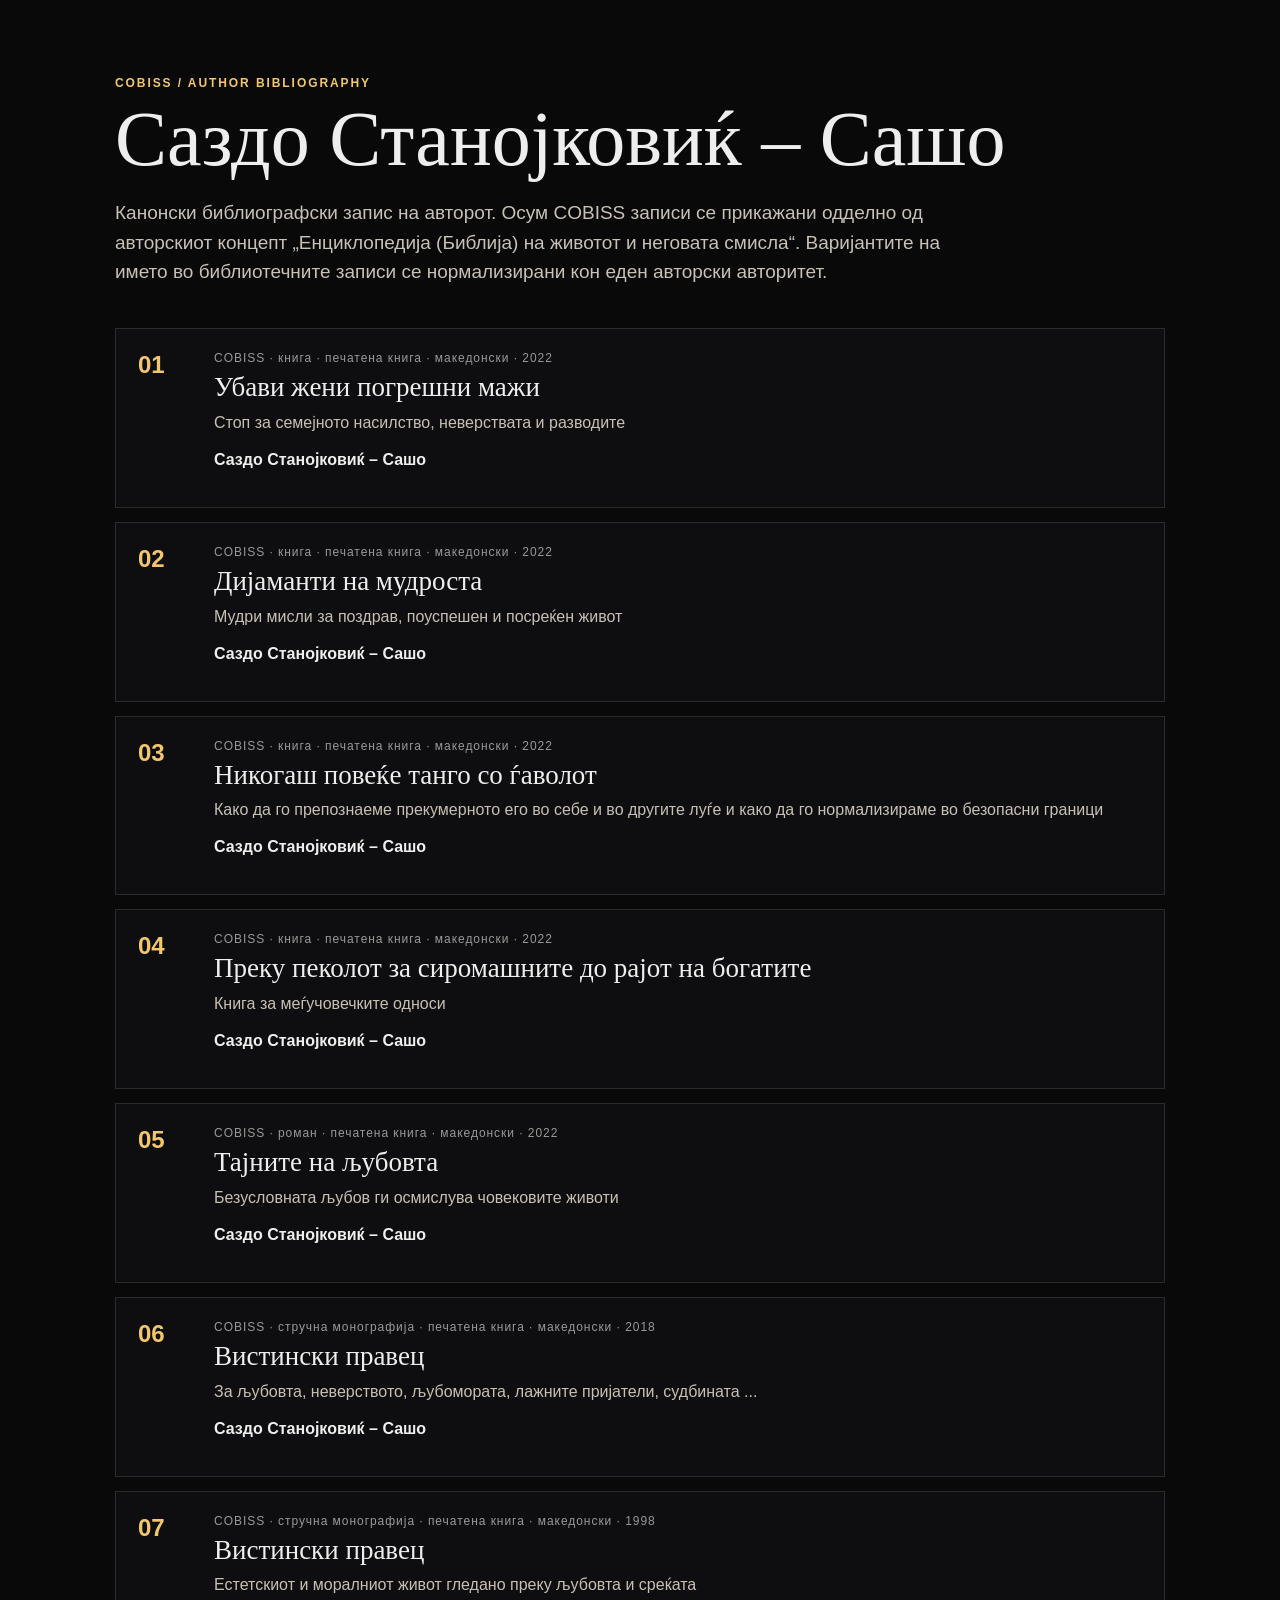
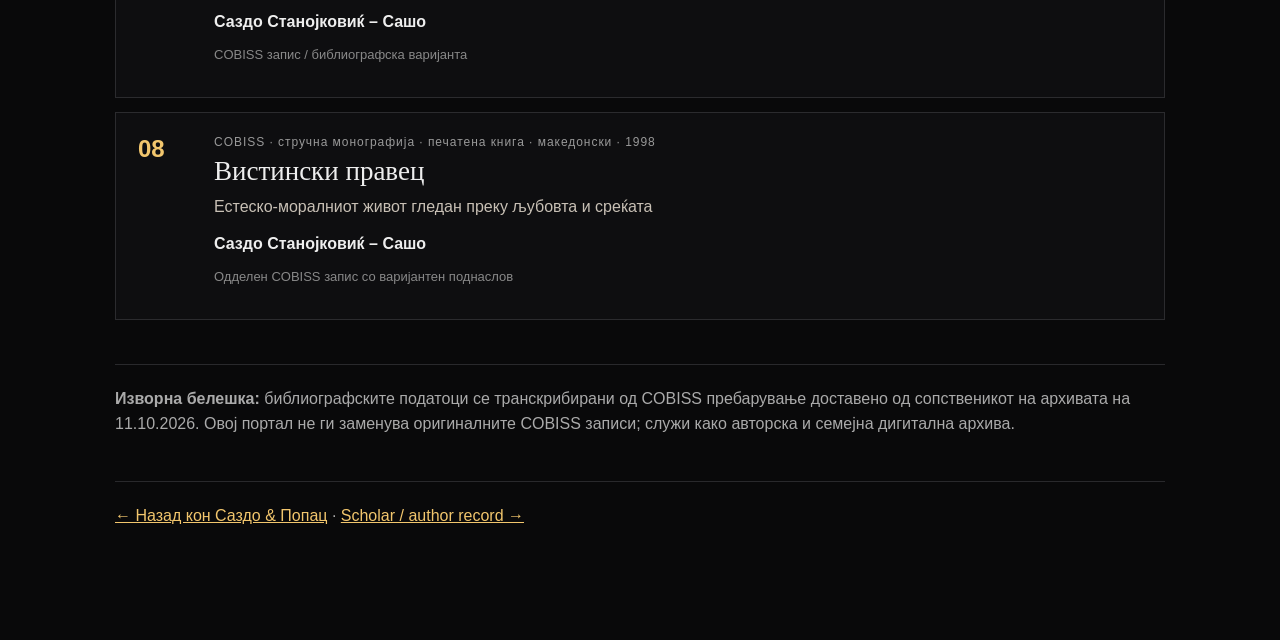
<file: bibliography.html>
<!doctype html>
<html lang="mk">
<head>
<meta charset="utf-8">
<meta name="viewport" content="width=device-width,initial-scale=1">
<title>Библиографија | Саздо Станојковиќ – Сашо</title>
<meta name="description" content="Библиографски авторски запис за Саздо Станојковиќ – Сашо: COBISS записи од 1998, 2018 и 2022 година.">
<meta name="author" content="Саздо Станојковиќ – Сашо">
<link rel="canonical" href="https://sazdo-popac-digital-archive.sashostanojkovik20.workers.dev/bibliography.html">
<meta name="robots" content="index,follow,max-image-preview:large">
<style>
body{margin:0;background:#09090a;color:#eee;font-family:Arial,sans-serif}main{max-width:1050px;margin:auto;padding:64px 24px 96px}a{color:#f2c66d}.eyebrow{letter-spacing:.16em;color:#f2c66d;font-weight:800;font-size:12px}h1{font:500 clamp(40px,7vw,78px)/.95 Georgia,serif;margin:12px 0 22px}.lead{max-width:840px;color:#c7c1b8;font-size:19px;line-height:1.55}.grid{display:grid;gap:14px;margin-top:42px}.rec{display:grid;grid-template-columns:58px 1fr;gap:18px;border:1px solid #2b2b2e;padding:22px;background:#0e0e10}.n{font-weight:800;color:#f2c66d;font-size:24px}.meta{font-size:12px;letter-spacing:.08em;color:#999}.rec h2{font:500 27px/1.1 Georgia,serif;margin:8px 0}.sub{color:#c8c0b5;line-height:1.5;margin:0}.author{font-weight:700}.note{margin-top:8px;color:#888;font-size:13px}.foot{margin-top:44px;padding-top:22px;border-top:1px solid #29292c;color:#aaa;line-height:1.55}
</style>
<script type="application/ld+json">
{
  "@context": "https://schema.org",
  "@type": "ProfilePage",
  "url": "https://sazdo-popac-digital-archive.sashostanojkovik20.workers.dev/bibliography.html",
  "name": "Библиографија на Саздо Станојковиќ – Сашо",
  "mainEntity": {
    "@type": "Person",
    "name": "Саздо Станојковиќ – Сашо",
    "alternateName": [
      "Саздо Станојковиќ-Сашо",
      "Саздо-Сашо Станојковиќ",
      "Sazdo Stanojkovic – Sasho"
    ],
    "hasPart": [
      {
        "@type": "Book",
        "name": "Убави жени погрешни мажи",
        "alternativeHeadline": "Стоп за семејното насилство, неверствата и разводите",
        "datePublished": "2022",
        "inLanguage": "mk",
        "author": {
          "@type": "Person",
          "name": "Саздо Станојковиќ – Сашо"
        }
      },
      {
        "@type": "Book",
        "name": "Дијаманти на мудроста",
        "alternativeHeadline": "Мудри мисли за поздрав, поуспешен и посреќен живот",
        "datePublished": "2022",
        "inLanguage": "mk",
        "author": {
          "@type": "Person",
          "name": "Саздо Станојковиќ – Сашо"
        }
      },
      {
        "@type": "Book",
        "name": "Никогаш повеќе танго со ѓаволот",
        "alternativeHeadline": "Како да го препознаеме прекумерното его во себе и во другите луѓе и како да го нормализираме во безопасни граници",
        "datePublished": "2022",
        "inLanguage": "mk",
        "author": {
          "@type": "Person",
          "name": "Саздо Станојковиќ – Сашо"
        }
      },
      {
        "@type": "Book",
        "name": "Преку пеколот за сиромашните до рајот на богатите",
        "alternativeHeadline": "Книга за меѓучовечките односи",
        "datePublished": "2022",
        "inLanguage": "mk",
        "author": {
          "@type": "Person",
          "name": "Саздо Станојковиќ – Сашо"
        }
      },
      {
        "@type": "Book",
        "name": "Тајните на љубовта",
        "alternativeHeadline": "Безусловната љубов ги осмислува човековите животи",
        "datePublished": "2022",
        "inLanguage": "mk",
        "author": {
          "@type": "Person",
          "name": "Саздо Станојковиќ – Сашо"
        }
      },
      {
        "@type": "Book",
        "name": "Вистински правец",
        "alternativeHeadline": "За љубовта, неверството, љубомората, лажните пријатели, судбината ...",
        "datePublished": "2018",
        "inLanguage": "mk",
        "author": {
          "@type": "Person",
          "name": "Саздо Станојковиќ – Сашо"
        }
      },
      {
        "@type": "Book",
        "name": "Вистински правец",
        "alternativeHeadline": "Естетскиот и моралниот живот гледано преку љубовта и среќата",
        "datePublished": "1998",
        "inLanguage": "mk",
        "author": {
          "@type": "Person",
          "name": "Саздо Станојковиќ – Сашо"
        }
      },
      {
        "@type": "Book",
        "name": "Вистински правец",
        "alternativeHeadline": "Естеско-моралниот живот гледан преку љубовта и среќата",
        "datePublished": "1998",
        "inLanguage": "mk",
        "author": {
          "@type": "Person",
          "name": "Саздо Станојковиќ – Сашо"
        }
      }
    ]
  }
}
</script>
</head>
<body><main>
<p class="eyebrow">COBISS / AUTHOR BIBLIOGRAPHY</p>
<h1>Саздо Станојковиќ – Сашо</h1>
<p class="lead">Канонски библиографски запис на авторот. Осум COBISS записи се прикажани одделно од авторскиот концепт „Енциклопедија (Библија) на животот и неговата смисла“. Варијантите на името во библиотечните записи се нормализирани кон еден авторски авторитет.</p>
<div class="grid">
<article class="rec"><div class="n">01</div><div><div class="meta">COBISS · книга · печатена книга · македонски · 2022</div><h2>Убави жени погрешни мажи</h2><p class="sub">Стоп за семејното насилство, неверствата и разводите</p><p class="author">Саздо Станојковиќ – Сашо</p></div></article>
<article class="rec"><div class="n">02</div><div><div class="meta">COBISS · книга · печатена книга · македонски · 2022</div><h2>Дијаманти на мудроста</h2><p class="sub">Мудри мисли за поздрав, поуспешен и посреќен живот</p><p class="author">Саздо Станојковиќ – Сашо</p></div></article>
<article class="rec"><div class="n">03</div><div><div class="meta">COBISS · книга · печатена книга · македонски · 2022</div><h2>Никогаш повеќе танго со ѓаволот</h2><p class="sub">Како да го препознаеме прекумерното его во себе и во другите луѓе и како да го нормализираме во безопасни граници</p><p class="author">Саздо Станојковиќ – Сашо</p></div></article>
<article class="rec"><div class="n">04</div><div><div class="meta">COBISS · книга · печатена книга · македонски · 2022</div><h2>Преку пеколот за сиромашните до рајот на богатите</h2><p class="sub">Книга за меѓучовечките односи</p><p class="author">Саздо Станојковиќ – Сашо</p></div></article>
<article class="rec"><div class="n">05</div><div><div class="meta">COBISS · роман · печатена книга · македонски · 2022</div><h2>Тајните на љубовта</h2><p class="sub">Безусловната љубов ги осмислува човековите животи</p><p class="author">Саздо Станојковиќ – Сашо</p></div></article>
<article class="rec"><div class="n">06</div><div><div class="meta">COBISS · стручна монографија · печатена книга · македонски · 2018</div><h2>Вистински правец</h2><p class="sub">За љубовта, неверството, љубомората, лажните пријатели, судбината ...</p><p class="author">Саздо Станојковиќ – Сашо</p></div></article>
<article class="rec"><div class="n">07</div><div><div class="meta">COBISS · стручна монографија · печатена книга · македонски · 1998</div><h2>Вистински правец</h2><p class="sub">Естетскиот и моралниот живот гледано преку љубовта и среќата</p><p class="author">Саздо Станојковиќ – Сашо</p><p class="note">COBISS запис / библиографска варијанта</p></div></article>
<article class="rec"><div class="n">08</div><div><div class="meta">COBISS · стручна монографија · печатена книга · македонски · 1998</div><h2>Вистински правец</h2><p class="sub">Естеско-моралниот живот гледан преку љубовта и среќата</p><p class="author">Саздо Станојковиќ – Сашо</p><p class="note">Одделен COBISS запис со варијантен поднаслов</p></div></article>
</div>
<div class="foot"><strong>Изворна белешка:</strong> библиографските податоци се транскрибирани од COBISS пребарување доставено од сопственикот на архивата на 11.10.2026. Овој портал не ги заменува оригиналните COBISS записи; служи како авторска и семејна дигитална архива.</div>
<p class="foot"><a href="./">← Назад кон Саздо &amp; Попац</a> · <a href="scholar/sazdo-stanojkovik.html">Scholar / author record →</a></p>
</main></body></html>
</file>
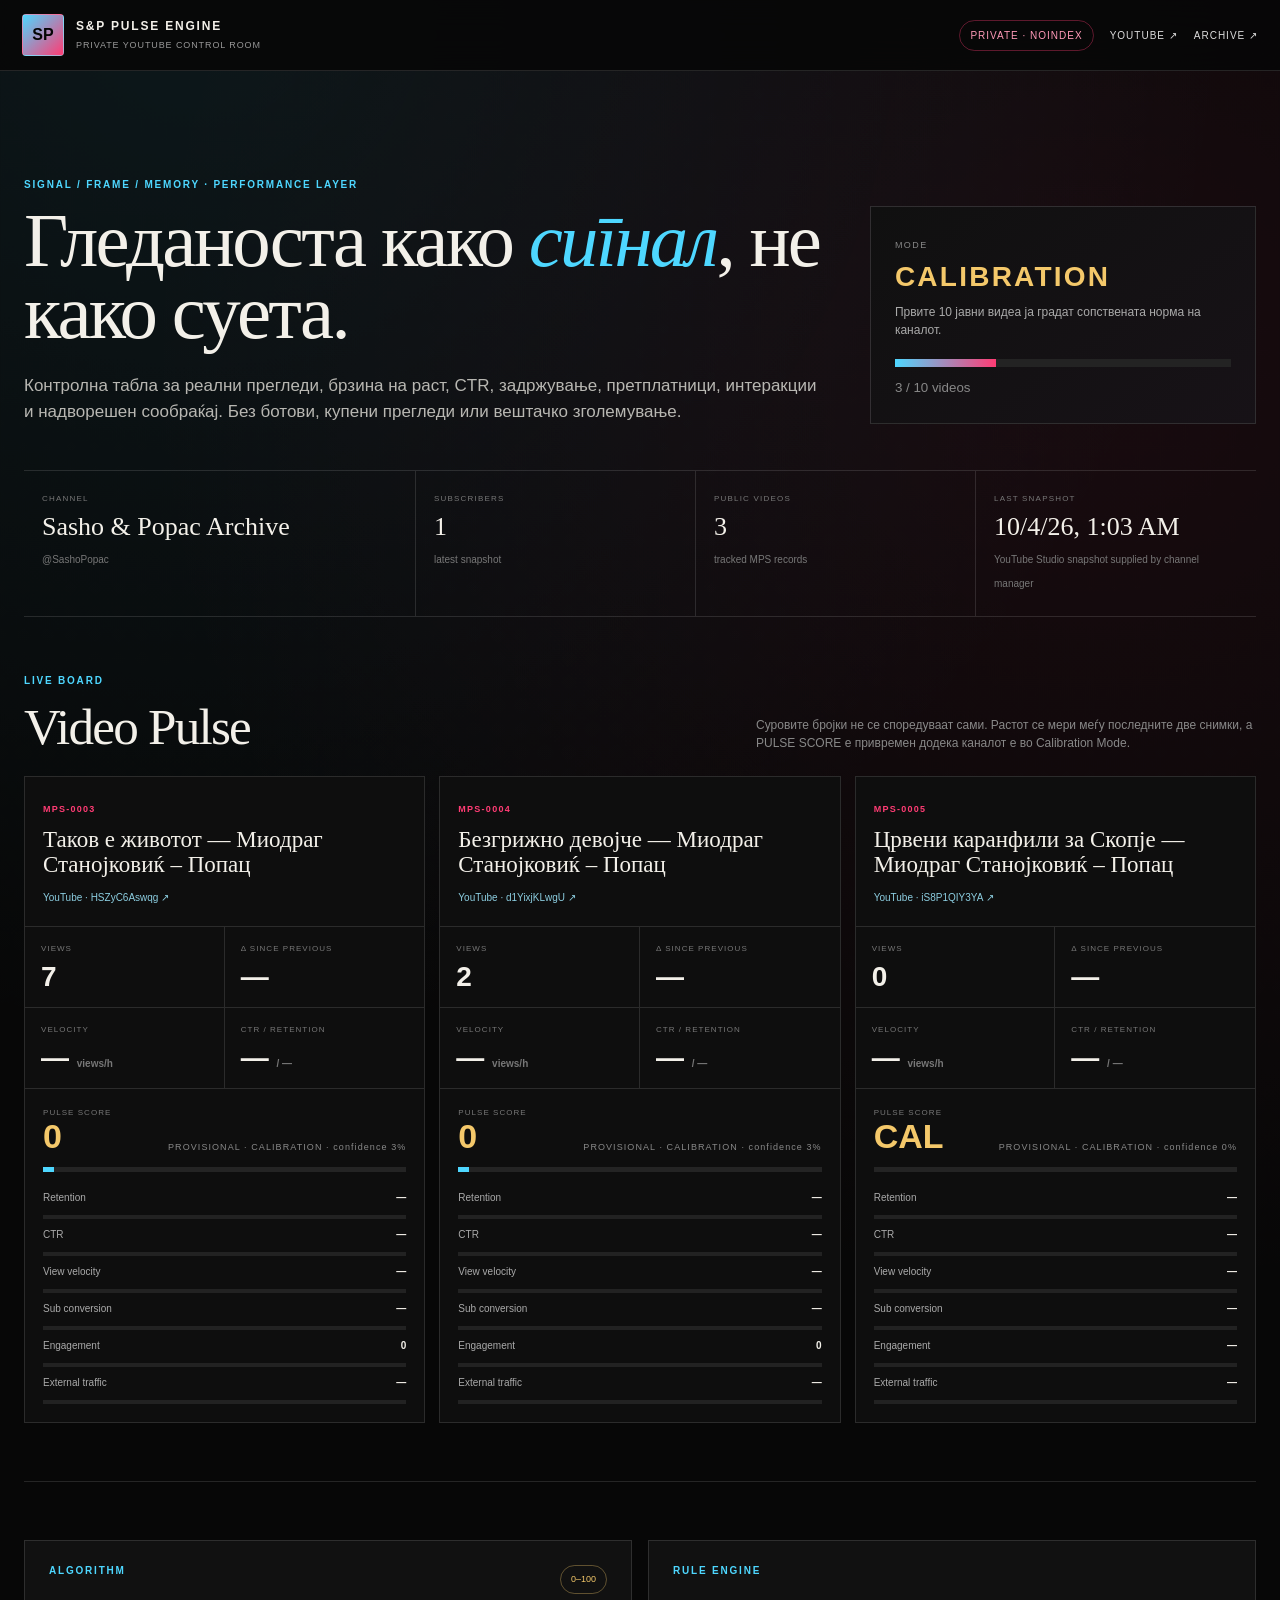
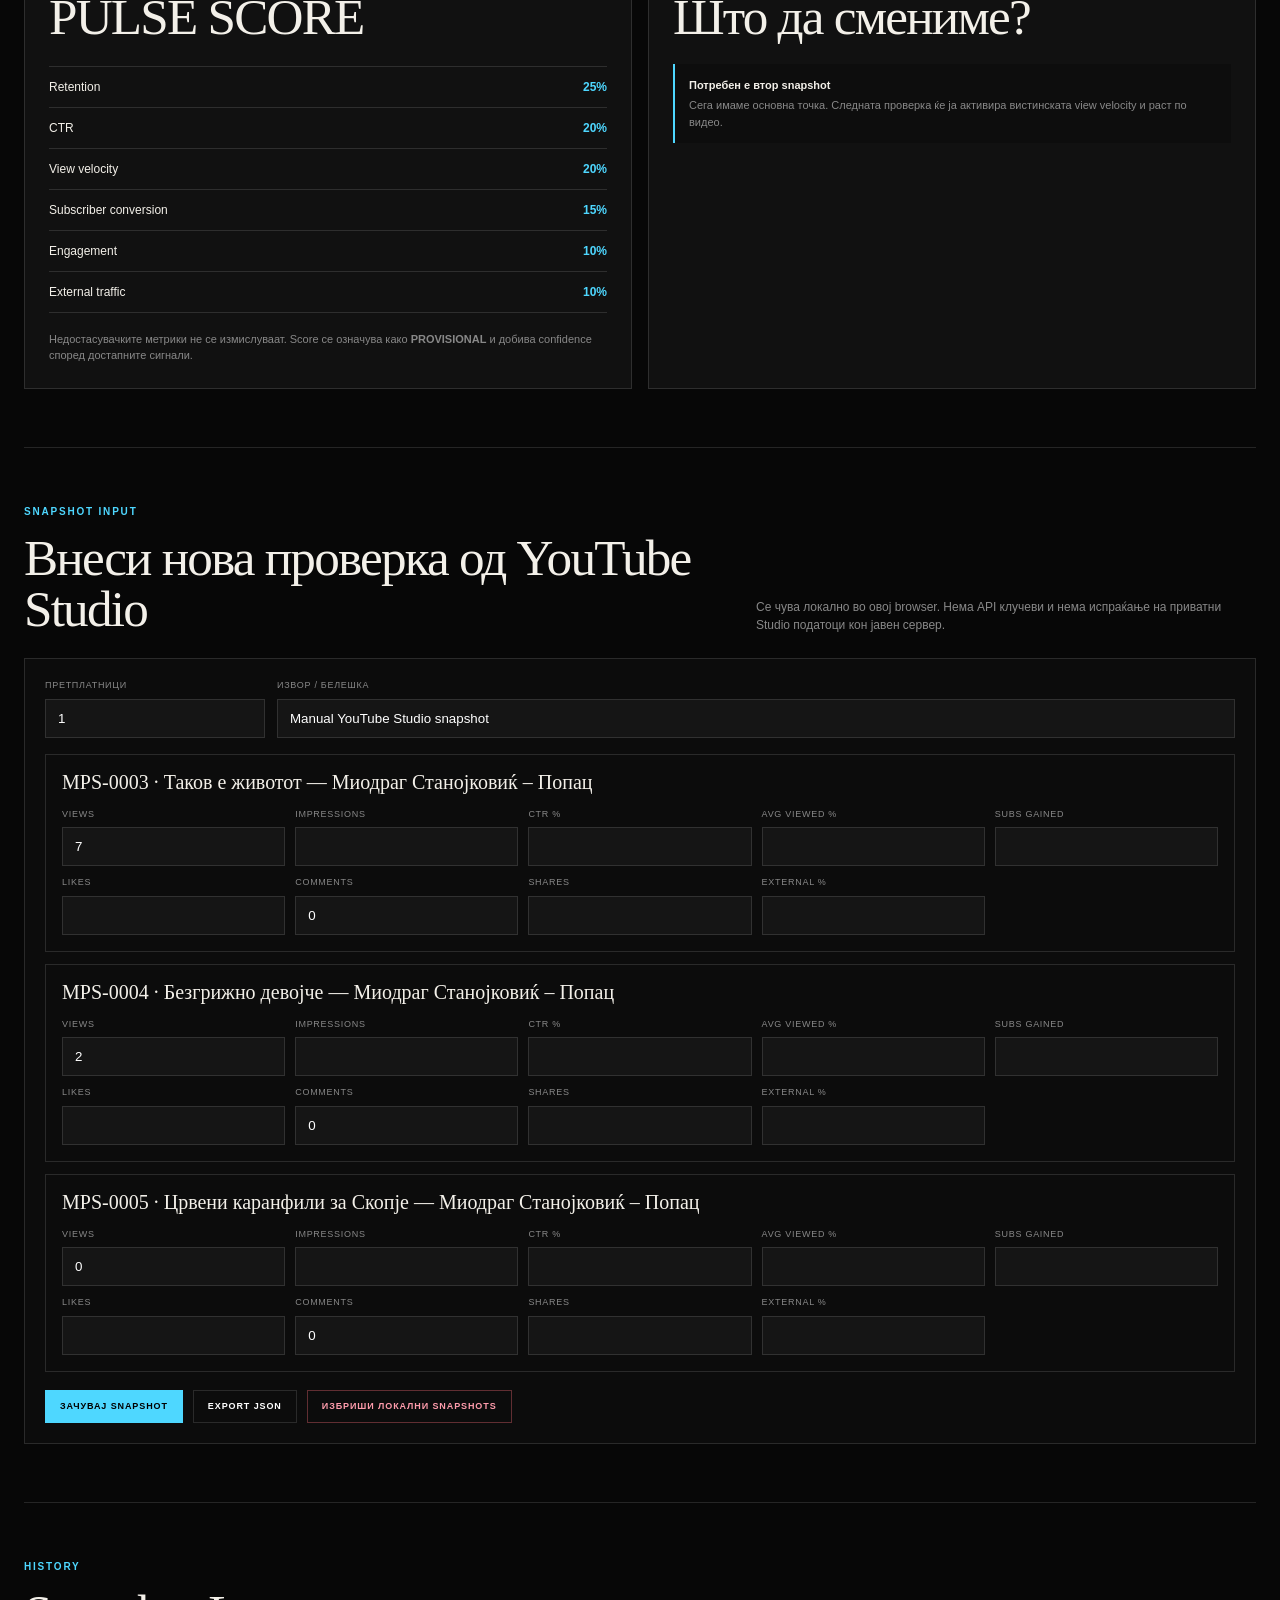
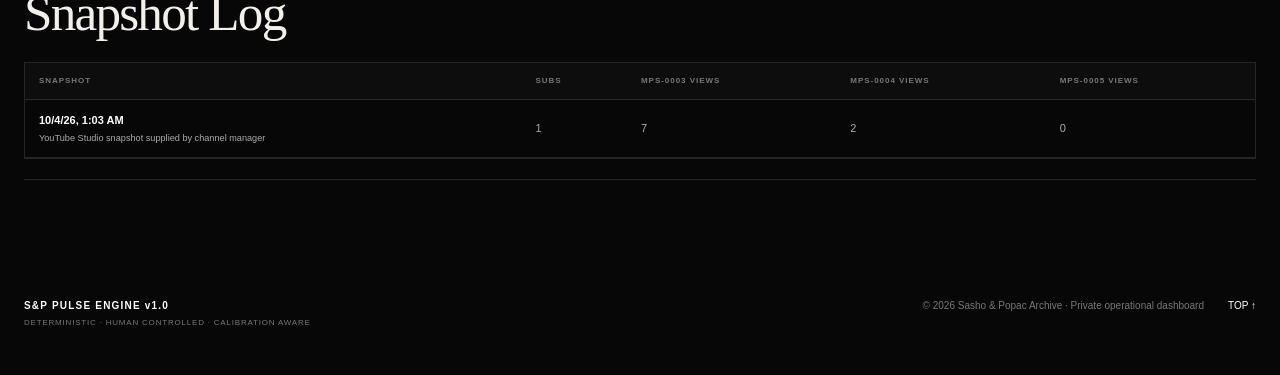
<file: pulse.html>
<!doctype html>
<html lang="mk">
<head>
  <meta charset="utf-8">
  <meta name="viewport" content="width=device-width,initial-scale=1">
  <meta name="robots" content="noindex,nofollow,noarchive">
  <title>S&P PULSE ENGINE — Private YouTube Control Room</title>
  <meta name="description" content="Private calibration dashboard for Sasho & Popac Archive YouTube performance.">
  <link rel="stylesheet" href="pulse.css">
</head>
<body>
  <header class="pulse-topbar">
    <a class="pulse-brand" href="index.html" aria-label="Назад кон архивата">
      <span class="pulse-brand-mark">SP</span>
      <span><strong>S&amp;P PULSE ENGINE</strong><small>private YouTube control room</small></span>
    </a>
    <div class="pulse-top-actions">
      <span class="privacy-badge">PRIVATE · NOINDEX</span>
      <a href="https://www.youtube.com/@SashoPopac" target="_blank" rel="noopener noreferrer">YouTube ↗</a>
      <a href="index.html">Archive ↗</a>
    </div>
  </header>

  <main>
    <section class="pulse-hero">
      <div>
        <p class="eyebrow">SIGNAL / FRAME / MEMORY · PERFORMANCE LAYER</p>
        <h1>Гледаноста како <em>сигнал</em>, не како суета.</h1>
        <p class="hero-lead">Контролна табла за реални прегледи, брзина на раст, CTR, задржување, претплатници, интеракции и надворешен сообраќај. Без ботови, купени прегледи или вештачко зголемување.</p>
      </div>
      <div class="calibration-panel">
        <span>MODE</span>
        <strong id="mode-label">CALIBRATION</strong>
        <p>Првите 10 јавни видеа ја градат сопствената норма на каналот.</p>
        <div class="calibration-meter"><i id="calibration-bar"></i></div>
        <small id="calibration-copy">3 / 10 videos</small>
      </div>
    </section>

    <section class="channel-strip" aria-label="Channel overview">
      <article><span>CHANNEL</span><strong>Sasho &amp; Popac Archive</strong><small>@SashoPopac</small></article>
      <article><span>SUBSCRIBERS</span><strong id="channel-subs">—</strong><small>latest snapshot</small></article>
      <article><span>PUBLIC VIDEOS</span><strong id="channel-videos">—</strong><small>tracked MPS records</small></article>
      <article><span>LAST SNAPSHOT</span><strong id="last-snapshot">—</strong><small id="snapshot-source">—</small></article>
    </section>

    <section class="section-block">
      <div class="section-head">
        <div>
          <p class="eyebrow">LIVE BOARD</p>
          <h2>Video Pulse</h2>
        </div>
        <p>Суровите бројки не се споредуваат сами. Растот се мери меѓу последните две снимки, а PULSE SCORE е привремен додека каналот е во Calibration Mode.</p>
      </div>
      <div id="video-cards" class="video-cards"></div>
    </section>

    <section class="section-block grid-two">
      <article class="panel">
        <div class="panel-head">
          <div>
            <p class="eyebrow">ALGORITHM</p>
            <h2>PULSE SCORE</h2>
          </div>
          <span class="formula-badge">0–100</span>
        </div>
        <div class="weights">
          <div><span>Retention</span><b>25%</b></div>
          <div><span>CTR</span><b>20%</b></div>
          <div><span>View velocity</span><b>20%</b></div>
          <div><span>Subscriber conversion</span><b>15%</b></div>
          <div><span>Engagement</span><b>10%</b></div>
          <div><span>External traffic</span><b>10%</b></div>
        </div>
        <p class="note">Недостасувачките метрики не се измислуваат. Score се означува како <strong>PROVISIONAL</strong> и добива confidence според достапните сигнали.</p>
      </article>

      <article class="panel">
        <div class="panel-head">
          <div>
            <p class="eyebrow">RULE ENGINE</p>
            <h2>Што да смениме?</h2>
          </div>
        </div>
        <div id="recommendations" class="recommendations"></div>
      </article>
    </section>

    <section class="section-block">
      <div class="section-head">
        <div>
          <p class="eyebrow">SNAPSHOT INPUT</p>
          <h2>Внеси нова проверка од YouTube Studio</h2>
        </div>
        <p>Се чува локално во овој browser. Нема API клучеви и нема испраќање на приватни Studio податоци кон јавен сервер.</p>
      </div>

      <form id="snapshot-form" class="snapshot-form">
        <div class="snapshot-channel">
          <label>Претплатници <input id="input-subs" type="number" min="0" step="1"></label>
          <label>Извор / белешка <input id="input-source" type="text" value="Manual YouTube Studio snapshot"></label>
        </div>
        <div id="snapshot-video-inputs" class="snapshot-video-inputs"></div>
        <div class="form-actions">
          <button class="btn primary" type="submit">Зачувај snapshot</button>
          <button class="btn ghost" id="export-btn" type="button">Export JSON</button>
          <button class="btn danger" id="reset-btn" type="button">Избриши локални snapshots</button>
        </div>
      </form>
    </section>

    <section class="section-block compact">
      <div class="section-head">
        <div>
          <p class="eyebrow">HISTORY</p>
          <h2>Snapshot Log</h2>
        </div>
      </div>
      <div id="history-table" class="history-table"></div>
    </section>
  </main>

  <footer>
    <div><strong>S&amp;P PULSE ENGINE v1.0</strong><span>deterministic · human controlled · calibration aware</span></div>
    <p>© 2026 Sasho &amp; Popac Archive · Private operational dashboard</p>
    <a href="#top">TOP ↑</a>
  </footer>

  <script src="pulse.js"></script>
</body>
</html>
</file>
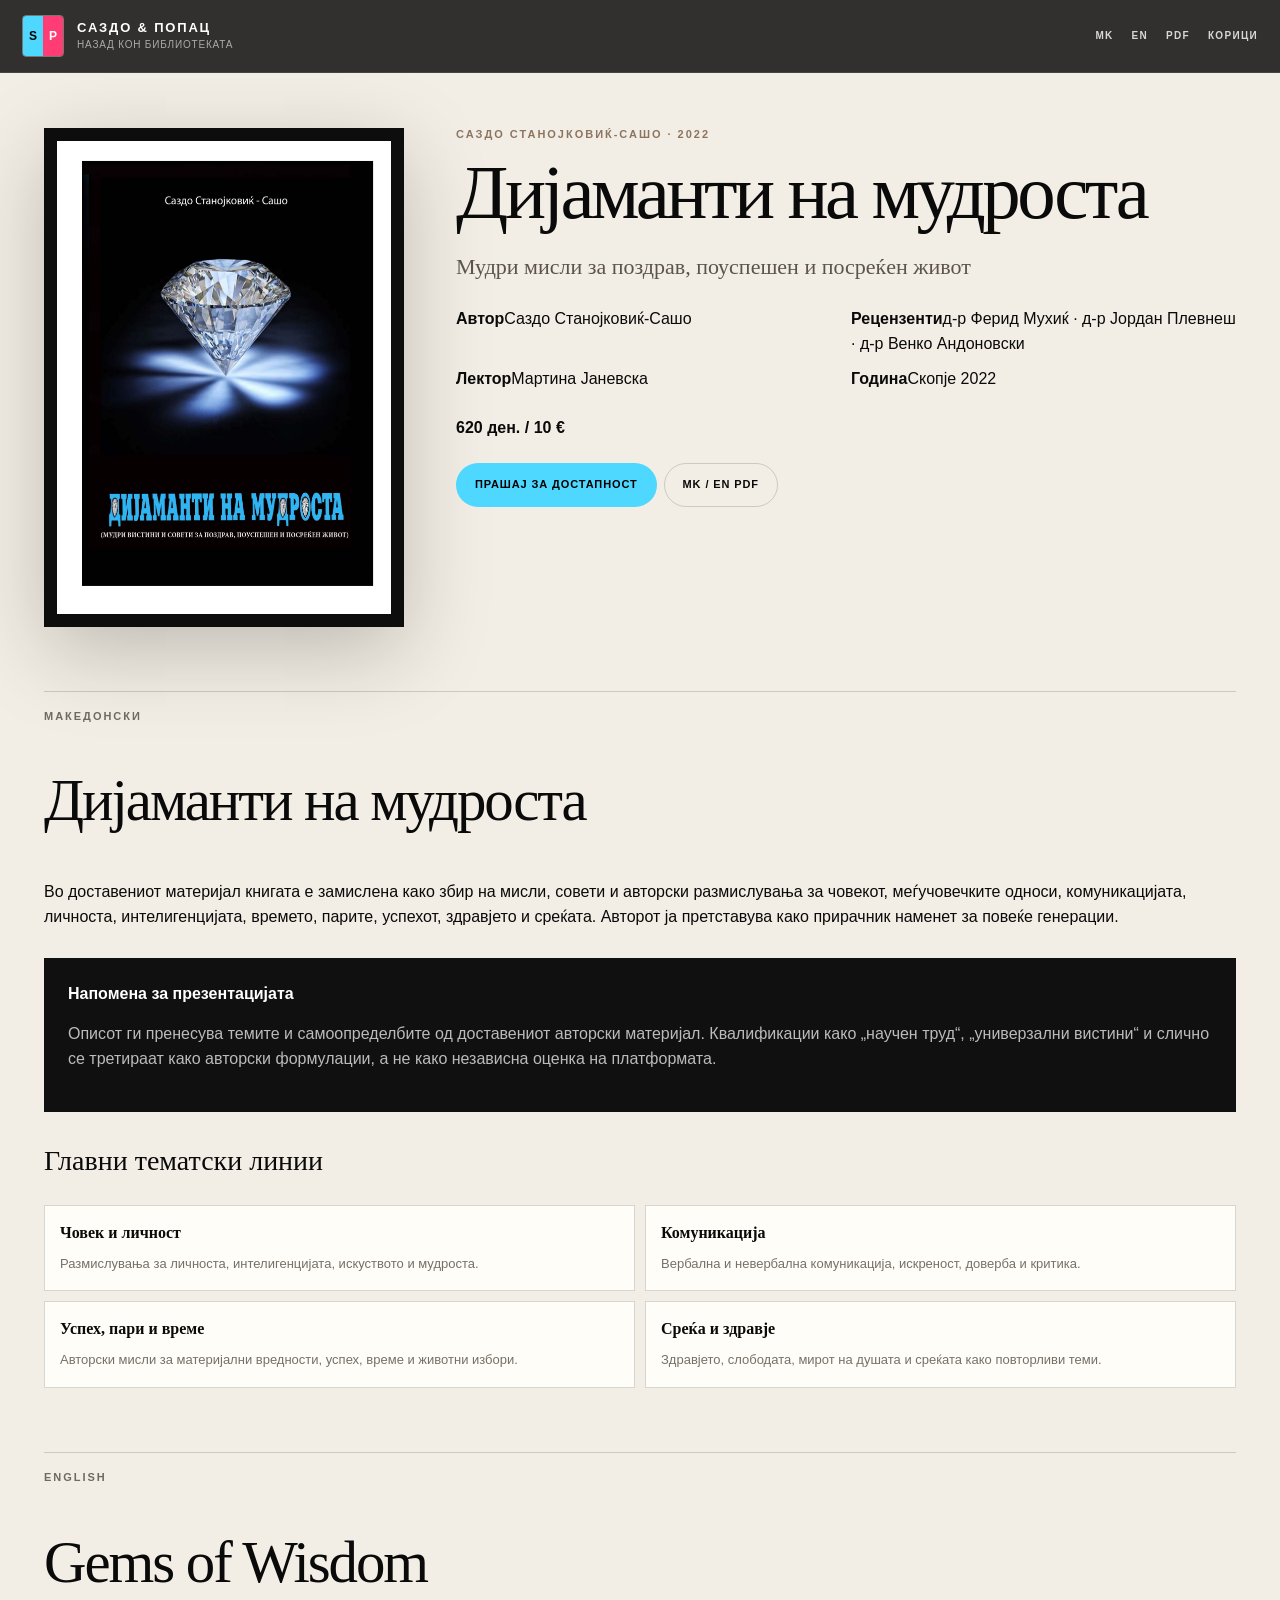
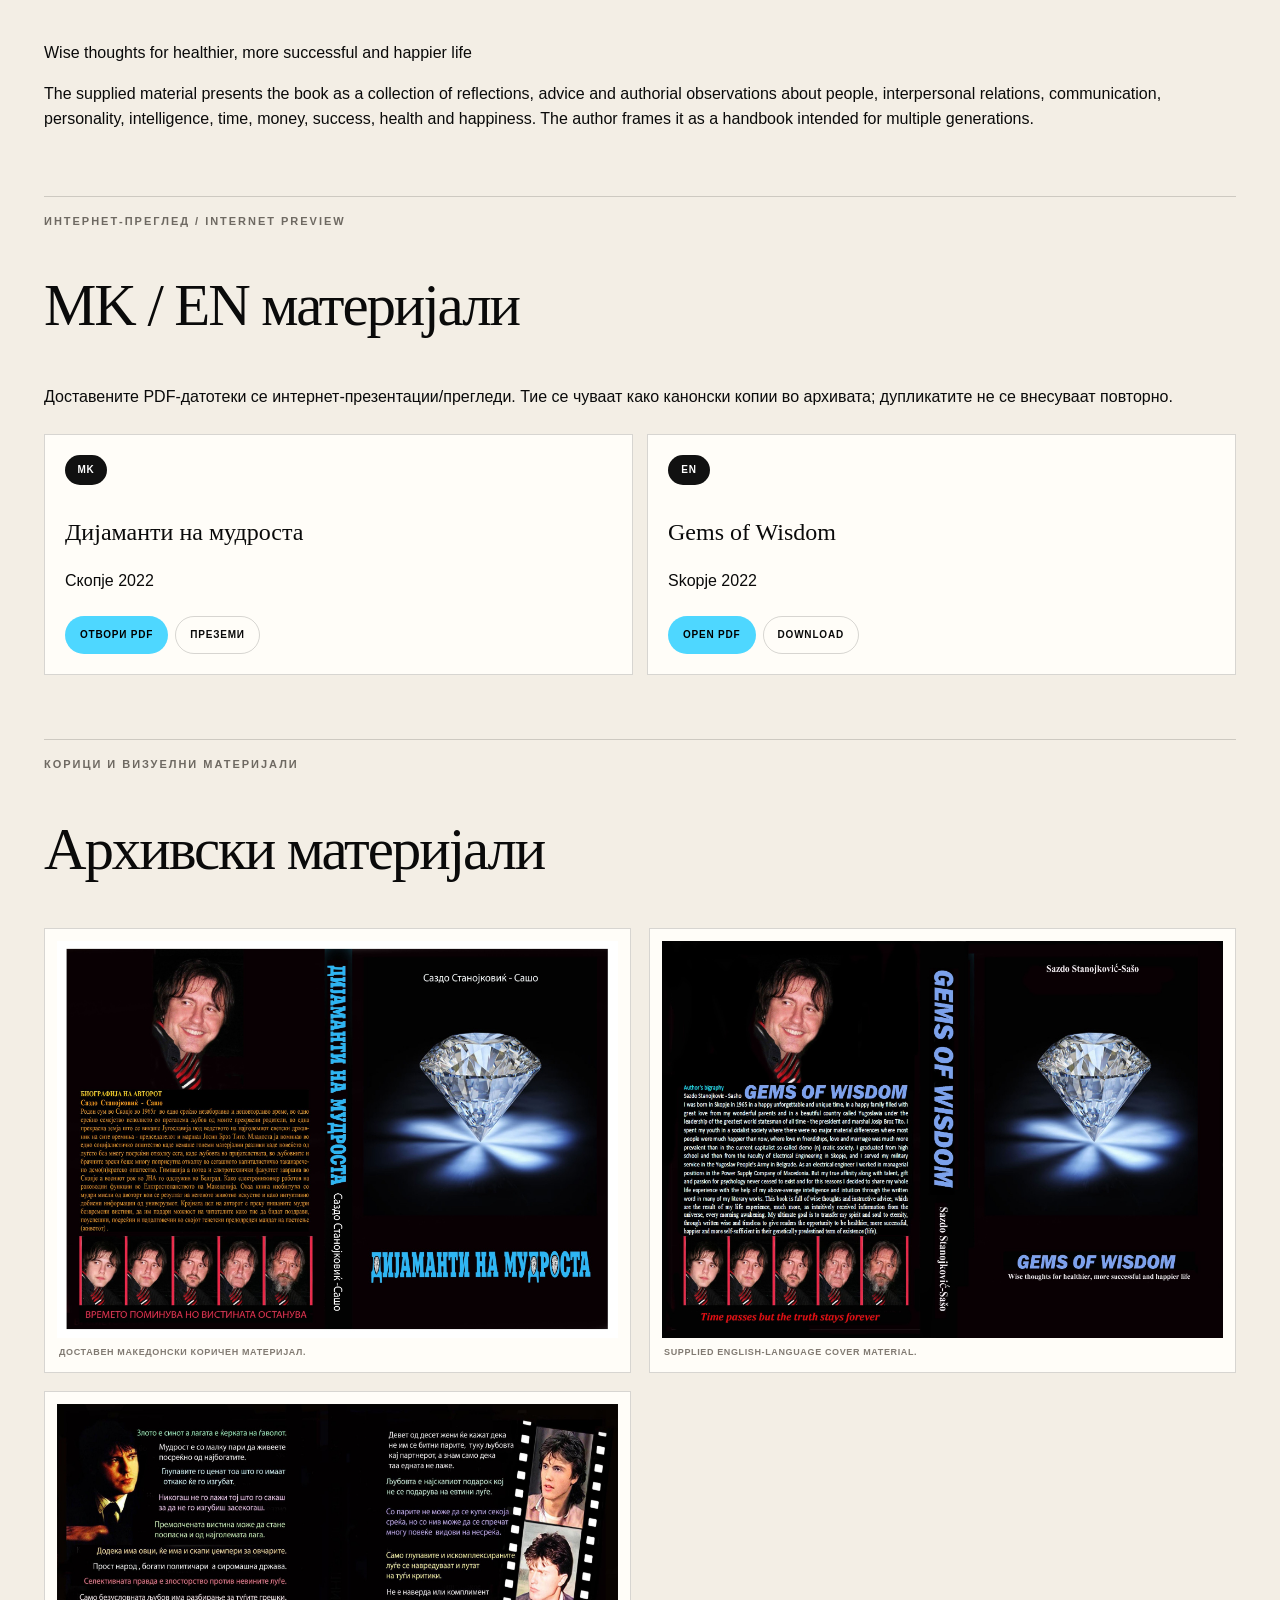
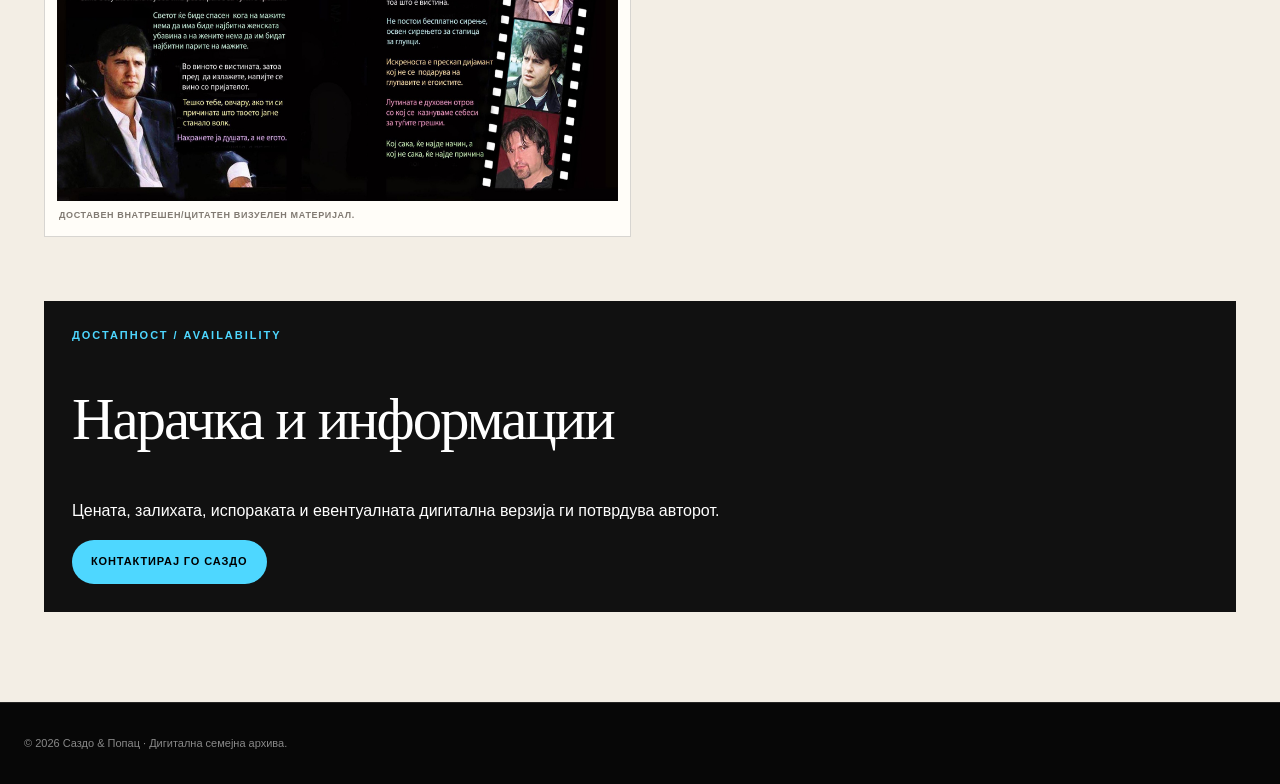
<file: books/dijamanti-na-mudrosta.html>
<!doctype html>
<html lang="mk"><head><meta charset="utf-8"><meta name="viewport" content="width=device-width,initial-scale=1"><title>Дијаманти на мудроста | Саздо & Попац</title><meta name="citation_title" content="Дијаманти на мудроста">
<meta name="citation_author" content="Саздо Станојковиќ-Сашо">
<meta name="citation_publication_date" content="2022">
<meta name="DC.title" content="Дијаманти на мудроста">
<meta name="DC.creator" content="Саздо Станојковиќ-Сашо">
<meta name="DC.date" content="2022">
<meta name="DC.type" content="Text">
<meta name="DC.language" content="mk">
<meta name="DC.identifier" content="https://sazdo-popac-digital-archive.sashostanojkovik20.workers.dev/books/dijamanti-na-mudrosta.html">
<link rel="canonical" href="https://sazdo-popac-digital-archive.sashostanojkovik20.workers.dev/books/dijamanti-na-mudrosta.html"><meta name="description" content="Авторска страница за Дијаманти на мудроста од Саздо Станојковиќ-Сашо."><link rel="stylesheet" href="../styles.css"></head>
<body class="book-detail-page"><header class="site-header"><a class="brand" href="../index.html#books"><span class="brand-mark" aria-hidden="true"><span>S</span><span>P</span></span><span class="brand-copy"><strong>Саздо & Попац</strong><small>Назад кон библиотеката</small></span></a><button class="menu-btn" type="button" aria-label="Отвори мени" aria-expanded="false"><span></span><span></span></button><nav><a href="#mk">MK</a><a href="#en">EN</a><a href="#preview">PDF</a><a href="#covers">Корици</a></nav></header>
<main class="book-detail-main">
<section class="book-detail-hero"><div class="book-detail-cover"><img src="../assets/images/books/gems-front-mk.jpg" alt="Дијаманти на мудроста"></div><div class="book-detail-title"><p class="eyebrow">САЗДО СТАНОЈКОВИЌ-САШО · 2022</p><h1>Дијаманти на мудроста</h1><p class="lead">Мудри мисли за поздрав, поуспешен и посреќен живот</p><div class="meta-stack"><div><strong>Автор</strong><span>Саздо Станојковиќ-Сашо</span></div><div><strong>Рецензенти</strong><span>д-р Ферид Мухиќ · д-р Јордан Плевнеш · д-р Венко Андоновски</span></div><div><strong>Лектор</strong><span>Мартина Јаневска</span></div><div><strong>Година</strong><span>Скопје 2022</span></div></div><p class="book-detail-price"><strong>620 ден. / 10 €</strong></p><div class="book-actions"><a class="btn primary" href="mailto:sashostanojkovik20@gmail.com?subject=%D0%98%D0%BD%D1%82%D0%B5%D1%80%D0%B5%D1%81%20/%20%D0%B4%D0%BE%D1%81%D1%82%D0%B0%D0%BF%D0%BD%D0%BE%D1%81%D1%82%20%D0%B7%D0%B0%20%D0%BA%D0%BD%D0%B8%D0%B3%D0%B0%D1%82%D0%B0%3A%20%D0%94%D0%B8%D1%98%D0%B0%D0%BC%D0%B0%D0%BD%D1%82%D0%B8%20%D0%BD%D0%B0%20%D0%BC%D1%83%D0%B4%D1%80%D0%BE%D1%81%D1%82%D0%B0&body=%D0%9F%D0%BE%D1%87%D0%B8%D1%82%D1%83%D0%B2%D0%B0%D0%BD%20%D0%A1%D0%B0%D0%B7%D0%B4%D0%BE%2C%20%D0%B7%D0%B0%D0%B8%D0%BD%D1%82%D0%B5%D1%80%D0%B5%D1%81%D0%B8%D1%80%D0%B0%D0%BD/%D0%B0%20%D1%81%D1%83%D0%BC%20%D0%B7%D0%B0%20%D0%BA%D0%BD%D0%B8%D0%B3%D0%B0%D1%82%D0%B0%20%E2%80%9E%D0%94%D0%B8%D1%98%D0%B0%D0%BC%D0%B0%D0%BD%D1%82%D0%B8%20%D0%BD%D0%B0%20%D0%BC%D1%83%D0%B4%D1%80%D0%BE%D1%81%D1%82%D0%B0%E2%80%9C.%20%D0%92%D0%B5%20%D0%BC%D0%BE%D0%BB%D0%B0%D0%BC%20%D0%B7%D0%B0%20%D0%B8%D0%BD%D1%84%D0%BE%D1%80%D0%BC%D0%B0%D1%86%D0%B8%D1%98%D0%B0%20%D0%B7%D0%B0%20%D1%86%D0%B5%D0%BD%D0%B0%2C%20%D0%B4%D0%BE%D1%81%D1%82%D0%B0%D0%BF%D0%BD%D0%BE%D1%81%D1%82%2C%20%D1%84%D0%BE%D1%80%D0%BC%D0%B0%D1%82%20%D0%B8%20%D0%B8%D1%81%D0%BF%D0%BE%D1%80%D0%B0%D0%BA%D0%B0.">Прашај за достапност</a><a class="btn secondary" href="#preview">MK / EN PDF</a></div></div></section>
<section id="mk" class="book-detail-section"><p class="eyebrow">МАКЕДОНСКИ</p><h2>Дијаманти на мудроста</h2><p>Во доставениот материјал книгата е замислена како збир на мисли, совети и авторски размислувања за човекот, меѓучовечките односи, комуникацијата, личноста, интелигенцијата, времето, парите, успехот, здравјето и среќата. Авторот ја претставува како прирачник наменет за повеќе генерации.</p><div class="source-box"><strong>Напомена за презентацијата</strong><p>Описот ги пренесува темите и самоопределбите од доставениот авторски материјал. Квалификации како „научен труд“, „универзални вистини“ и слично се третираат како авторски формулации, а не како независна оценка на платформата.</p></div><h3>Главни тематски линии</h3><div class="toc"><div class="toc-item"><strong>Човек и личност</strong><span>Размислувања за личноста, интелигенцијата, искуството и мудроста.</span></div><div class="toc-item"><strong>Комуникација</strong><span>Вербална и невербална комуникација, искреност, доверба и критика.</span></div><div class="toc-item"><strong>Успех, пари и време</strong><span>Авторски мисли за материјални вредности, успех, време и животни избори.</span></div><div class="toc-item"><strong>Среќа и здравје</strong><span>Здравјето, слободата, мирот на душата и среќата како повторливи теми.</span></div></div></section>
<section id="en" class="book-detail-section"><p class="eyebrow">ENGLISH</p><h2>Gems of Wisdom</h2><p class="lead">Wise thoughts for healthier, more successful and happier life</p><p>The supplied material presents the book as a collection of reflections, advice and authorial observations about people, interpersonal relations, communication, personality, intelligence, time, money, success, health and happiness. The author frames it as a handbook intended for multiple generations.</p></section>
<section id="preview" class="book-detail-section preview-downloads"><p class="eyebrow">ИНТЕРНЕТ-ПРЕГЛЕД / INTERNET PREVIEW</p><h2>MK / EN материјали</h2><p>Доставените PDF-датотеки се интернет-презентации/прегледи. Тие се чуваат како канонски копии во архивата; дупликатите не се внесуваат повторно.</p><div class="preview-grid"><article class="preview-card"><span class="preview-lang">MK</span><h3>Дијаманти на мудроста</h3><p>Скопје 2022</p><div class="book-actions"><a class="btn small primary" href="../assets/books/pdfs/gems-mk-2022.pdf" target="_blank" rel="noopener">Отвори PDF</a><a class="btn small secondary" href="../assets/books/pdfs/gems-mk-2022.pdf" download>Преземи</a></div></article><article class="preview-card"><span class="preview-lang">EN</span><h3>Gems of Wisdom</h3><p>Skopje 2022</p><div class="book-actions"><a class="btn small primary" href="../assets/books/pdfs/gems-en-2022.pdf" target="_blank" rel="noopener">Open PDF</a><a class="btn small secondary" href="../assets/books/pdfs/gems-en-2022.pdf" download>Download</a></div></article></div></section>
<section id="covers" class="book-detail-section"><p class="eyebrow">КОРИЦИ И ВИЗУЕЛНИ МАТЕРИЈАЛИ</p><h2>Архивски материјали</h2><div class="cover-pair"><figure><img src="../assets/images/books/gems-wrap-mk.jpg" alt="Македонска корица"><figcaption>Доставен македонски коричен материјал.</figcaption></figure><figure><img src="../assets/images/books/gems-wrap-en.jpg" alt="English cover"><figcaption>Supplied English-language cover material.</figcaption></figure><figure><img src="../assets/images/books/gems-inside-mk.jpg" alt="Внатрешен визуелен материјал"><figcaption>Доставен внатрешен/цитатен визуелен материјал.</figcaption></figure></div></section>
<section class="book-detail-section dark" style="border-radius:20px;padding:28px"><p class="eyebrow">ДОСТАПНОСТ / AVAILABILITY</p><h2>Нарачка и информации</h2><p>Цената, залихата, испораката и евентуалната дигитална верзија ги потврдува авторот.</p><a class="btn primary" href="mailto:sashostanojkovik20@gmail.com?subject=%D0%98%D0%BD%D1%82%D0%B5%D1%80%D0%B5%D1%81%20/%20%D0%B4%D0%BE%D1%81%D1%82%D0%B0%D0%BF%D0%BD%D0%BE%D1%81%D1%82%20%D0%B7%D0%B0%20%D0%BA%D0%BD%D0%B8%D0%B3%D0%B0%D1%82%D0%B0%3A%20%D0%94%D0%B8%D1%98%D0%B0%D0%BC%D0%B0%D0%BD%D1%82%D0%B8%20%D0%BD%D0%B0%20%D0%BC%D1%83%D0%B4%D1%80%D0%BE%D1%81%D1%82%D0%B0&body=%D0%9F%D0%BE%D1%87%D0%B8%D1%82%D1%83%D0%B2%D0%B0%D0%BD%20%D0%A1%D0%B0%D0%B7%D0%B4%D0%BE%2C%20%D0%B7%D0%B0%D0%B8%D0%BD%D1%82%D0%B5%D1%80%D0%B5%D1%81%D0%B8%D1%80%D0%B0%D0%BD/%D0%B0%20%D1%81%D1%83%D0%BC%20%D0%B7%D0%B0%20%D0%BA%D0%BD%D0%B8%D0%B3%D0%B0%D1%82%D0%B0%20%E2%80%9E%D0%94%D0%B8%D1%98%D0%B0%D0%BC%D0%B0%D0%BD%D1%82%D0%B8%20%D0%BD%D0%B0%20%D0%BC%D1%83%D0%B4%D1%80%D0%BE%D1%81%D1%82%D0%B0%E2%80%9C.%20%D0%92%D0%B5%20%D0%BC%D0%BE%D0%BB%D0%B0%D0%BC%20%D0%B7%D0%B0%20%D0%B8%D0%BD%D1%84%D0%BE%D1%80%D0%BC%D0%B0%D1%86%D0%B8%D1%98%D0%B0%20%D0%B7%D0%B0%20%D1%86%D0%B5%D0%BD%D0%B0%2C%20%D0%B4%D0%BE%D1%81%D1%82%D0%B0%D0%BF%D0%BD%D0%BE%D1%81%D1%82%2C%20%D1%84%D0%BE%D1%80%D0%BC%D0%B0%D1%82%20%D0%B8%20%D0%B8%D1%81%D0%BF%D0%BE%D1%80%D0%B0%D0%BA%D0%B0.">Контактирај го Саздо</a></section>
</main><footer><p>© <span id="year"></span> Саздо & Попац · Дигитална семејна архива.</p></footer><script src="../book-page.js"></script></body></html>
</file>
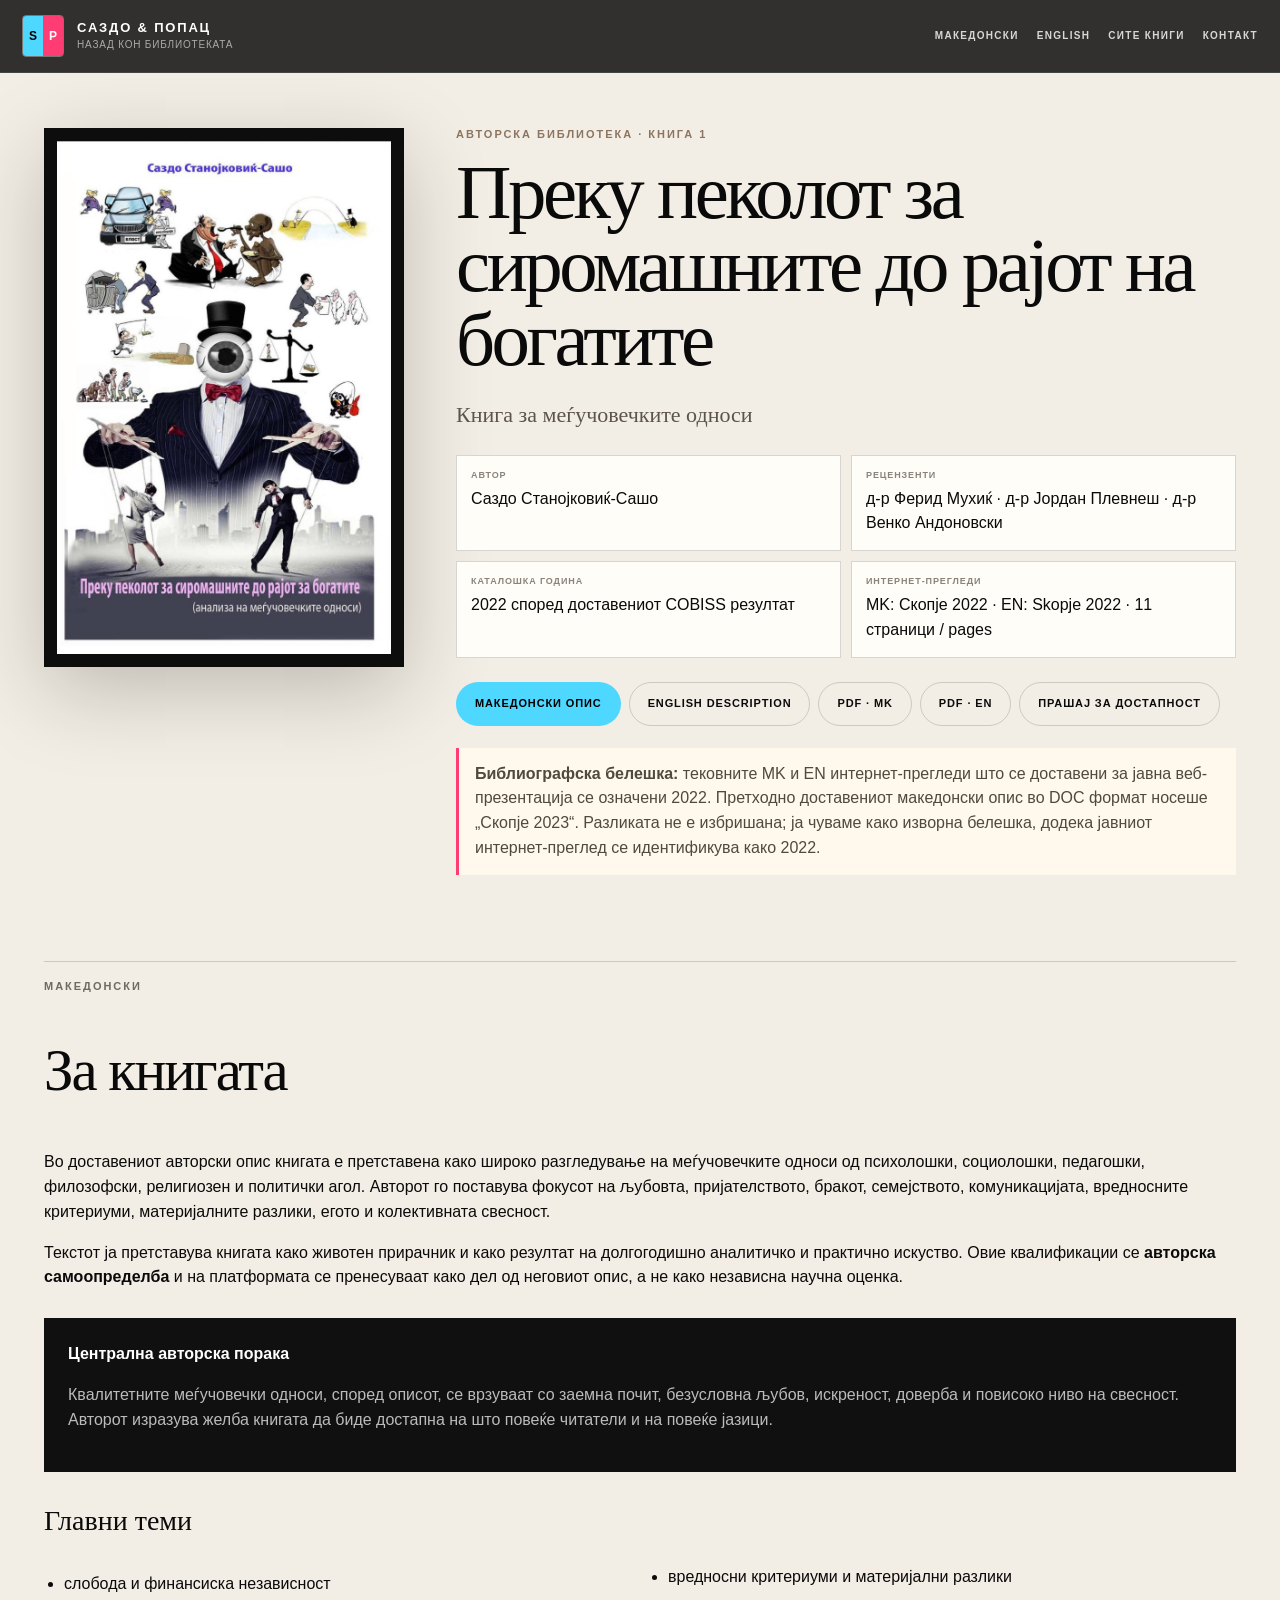
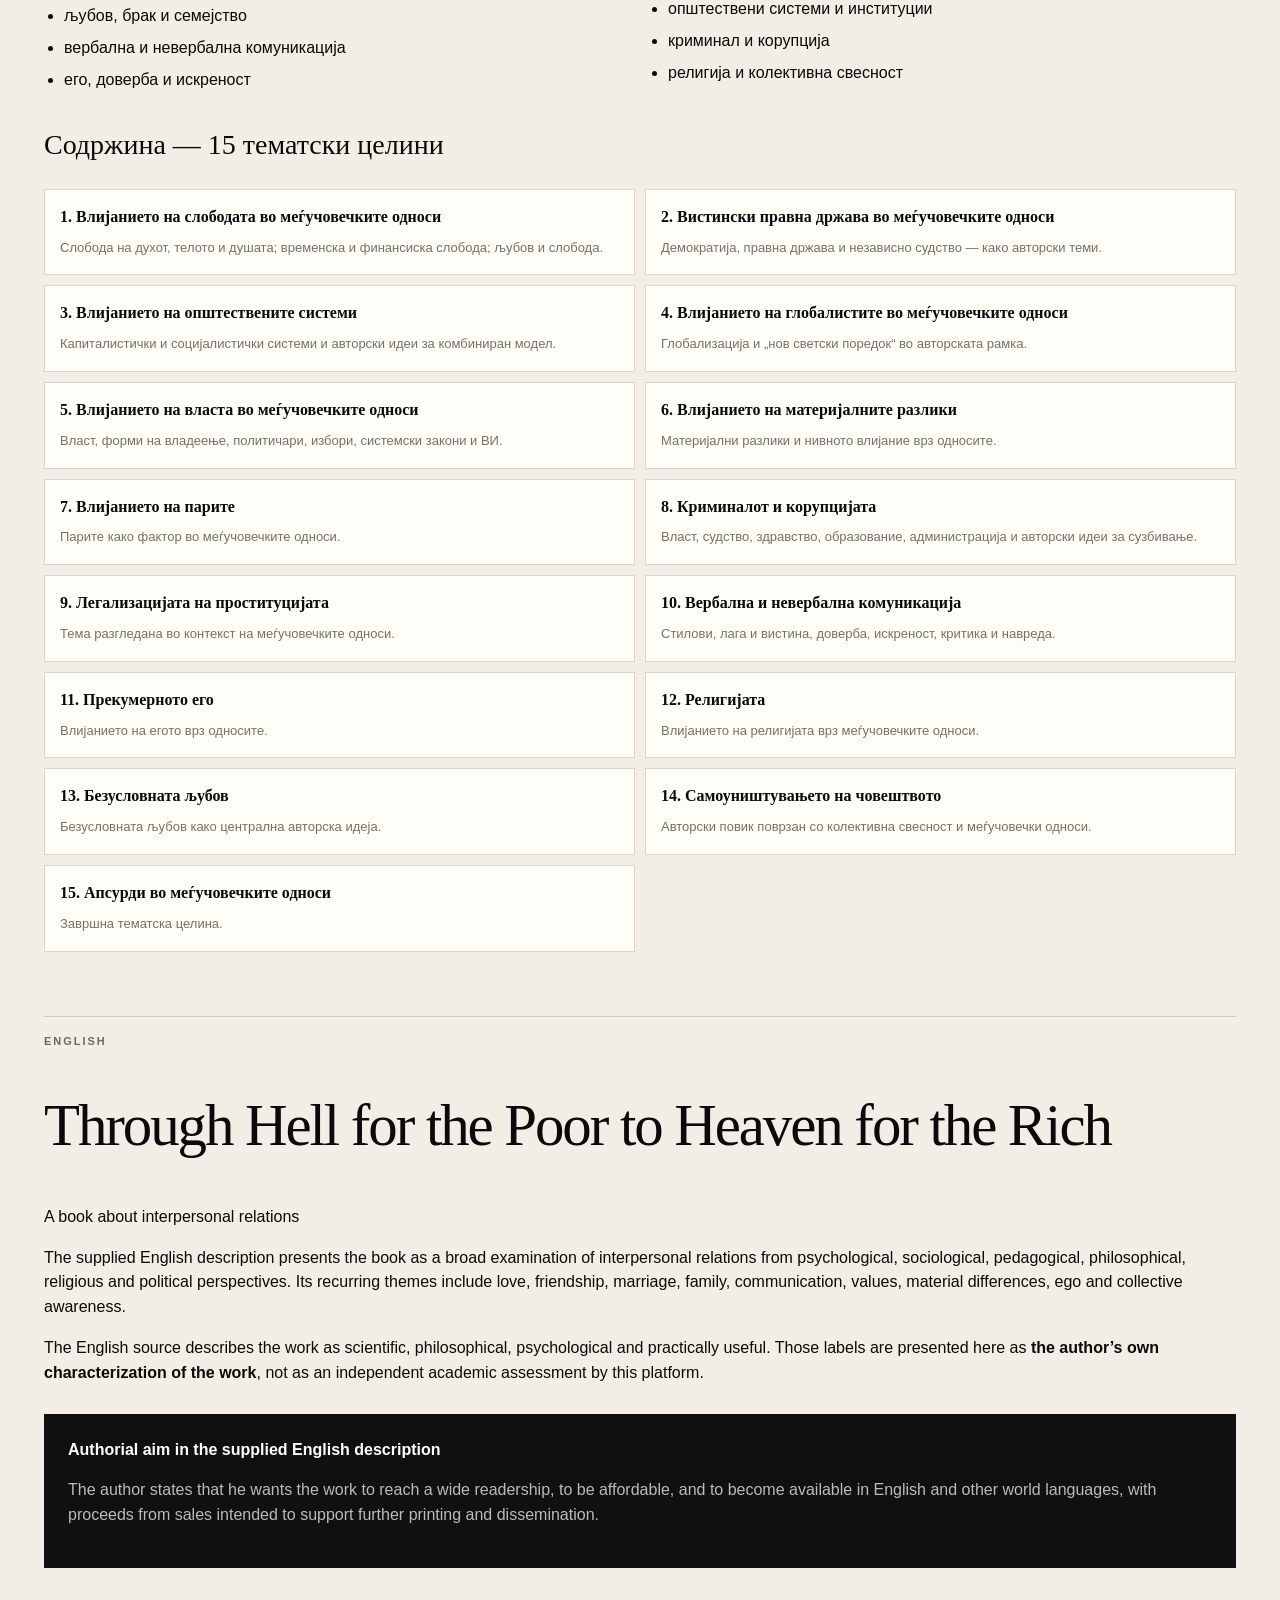
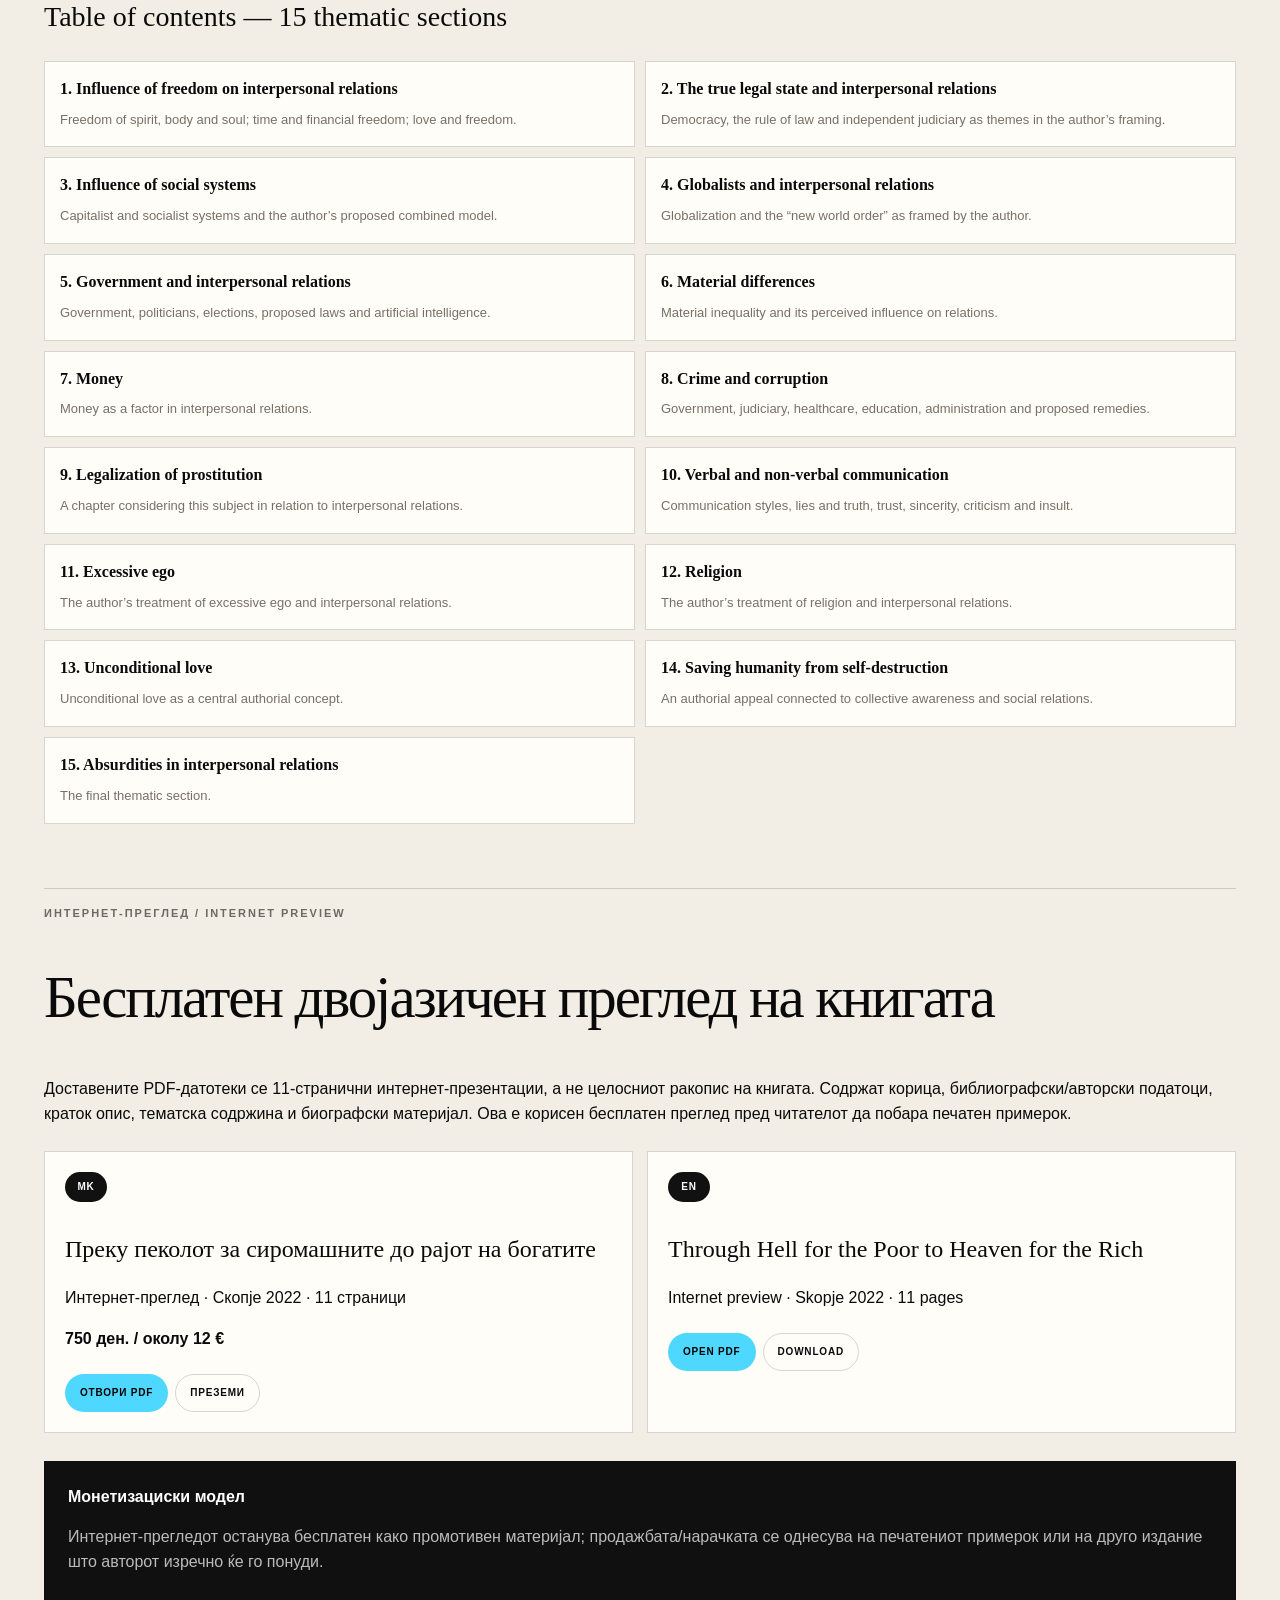
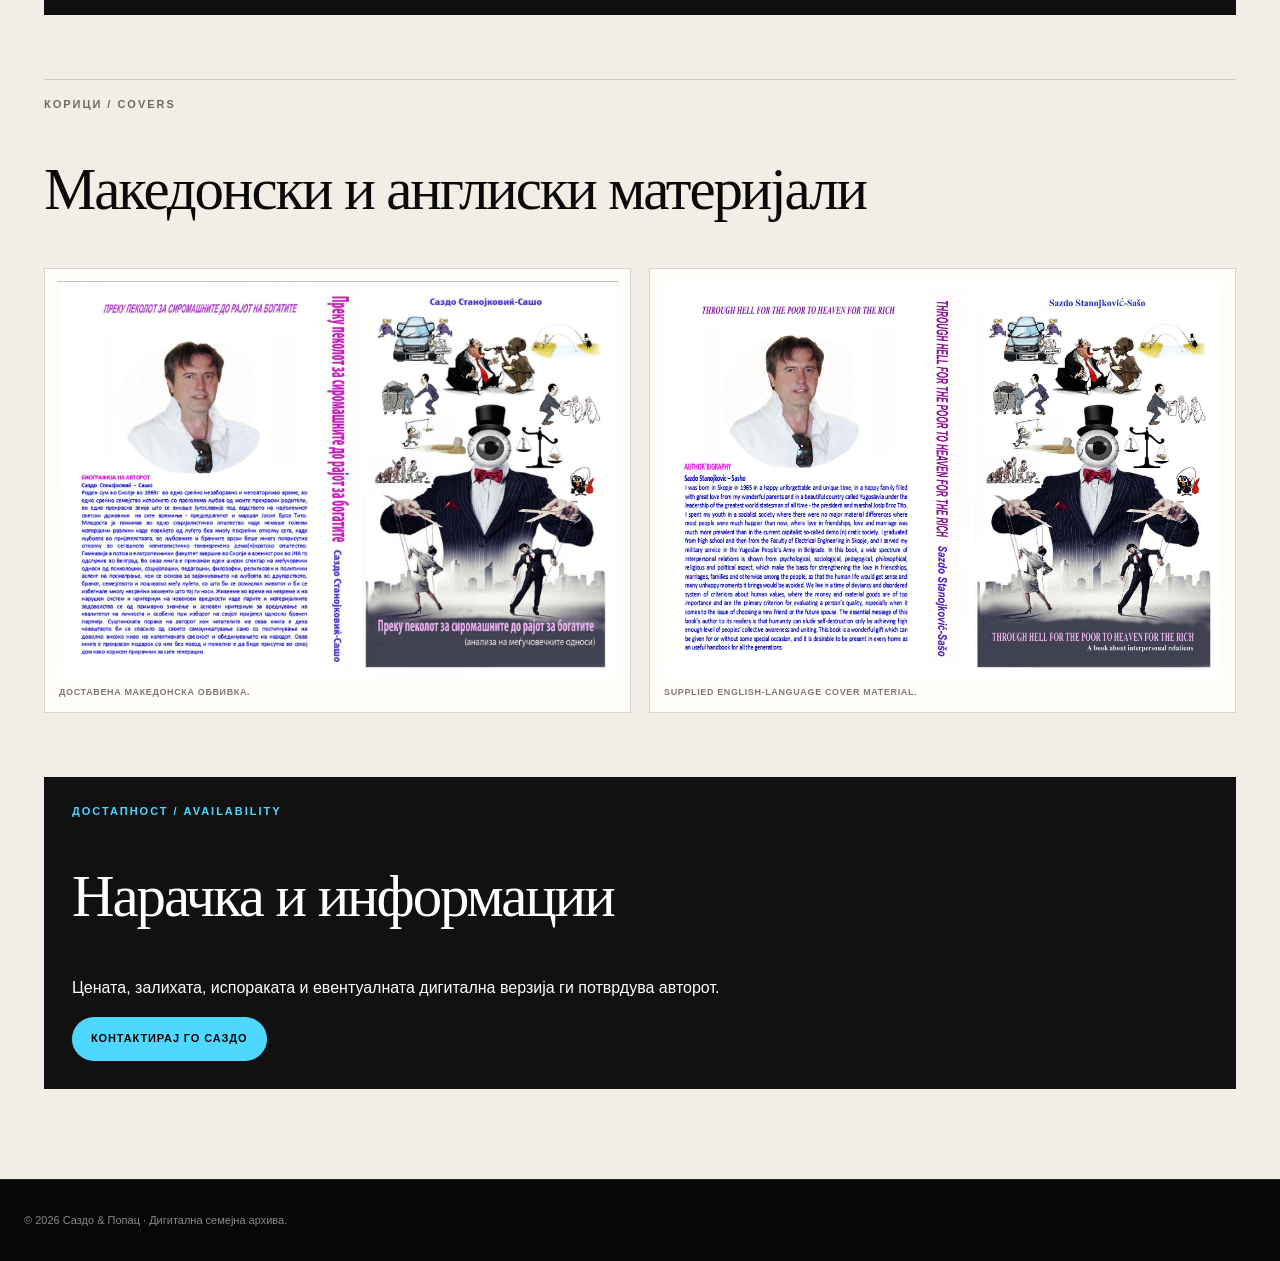
<file: books/preku-pekolot.html>
<!doctype html>
<html lang="mk">
<head>
  <meta charset="utf-8">
  <meta name="viewport" content="width=device-width, initial-scale=1">
  <title>Преку пеколот за сиромашните до рајот на богатите | Саздо Станојковиќ</title><meta name="citation_title" content="Преку пеколот за сиромашните до рајот на богатите">
<meta name="citation_author" content="Саздо Станојковиќ-Сашо">
<meta name="citation_publication_date" content="2022">
<meta name="DC.title" content="Преку пеколот за сиромашните до рајот на богатите">
<meta name="DC.creator" content="Саздо Станојковиќ-Сашо">
<meta name="DC.date" content="2022">
<meta name="DC.type" content="Text">
<meta name="DC.language" content="mk">
<meta name="DC.identifier" content="https://sazdo-popac-digital-archive.sashostanojkovik20.workers.dev/books/preku-pekolot.html">
<link rel="canonical" href="https://sazdo-popac-digital-archive.sashostanojkovik20.workers.dev/books/preku-pekolot.html">
  <meta name="description" content="Двојазична авторска страница за книгата Преку пеколот за сиромашните до рајот на богатите / Through Hell for the Poor to Heaven for the Rich од Саздо Станојковиќ-Сашо.">
  <link rel="stylesheet" href="../styles.css">
</head>
<body class="book-detail-page">
<header class="site-header">
  <a class="brand" href="../index.html#books"><span class="brand-mark" aria-hidden="true"><span>S</span><span>P</span></span><span class="brand-copy"><strong>Саздо & Попац</strong><small>Назад кон библиотеката</small></span></a>
  <button class="menu-btn" type="button" aria-label="Отвори мени" aria-expanded="false"><span></span><span></span></button>
  <nav><a href="#mk">Македонски</a><a href="#en">English</a><a href="../index.html#books">Сите книги</a><a href="../index.html#contact">Контакт</a></nav>
</header>
<main class="book-detail-main">
  <section class="book-detail-hero">
    <div class="book-detail-cover"><img src="../assets/images/books/preku-pekolot-front-mk.jpg" alt="Корица на Преку пеколот за сиромашните до рајот на богатите"></div>
    <div class="book-detail-title">
      <p class="eyebrow">АВТОРСКА БИБЛИОТЕКА · КНИГА 1</p>
      <h1>Преку пеколот за сиромашните до рајот на богатите</h1>
      <p class="lead">Книга за меѓучовечките односи</p>
      <div class="meta-stack">
        <div class="meta-box"><b>Автор</b>Саздо Станојковиќ-Сашо</div>
        <div class="meta-box"><b>Рецензенти</b>д-р Ферид Мухиќ · д-р Јордан Плевнеш · д-р Венко Андоновски</div>
        <div class="meta-box"><b>Каталошка година</b>2022 според доставениот COBISS резултат</div>
        <div class="meta-box"><b>Интернет-прегледи</b>MK: Скопје 2022 · EN: Skopje 2022 · 11 страници / pages</div>
      </div>
      <div class="lang-switch"><a class="btn primary" href="#mk">Македонски опис</a><a class="btn secondary" href="#en">English description</a><a class="btn secondary" href="../assets/books/pdfs/preku-pekolot-internet-pregled-mk-2022.pdf" target="_blank" rel="noopener">PDF · MK</a><a class="btn secondary" href="../assets/books/pdfs/through-hell-internet-preview-en-2022.pdf" target="_blank" rel="noopener">PDF · EN</a><a class="btn secondary" href="mailto:sashostanojkovik20@gmail.com?subject=%D0%98%D0%BD%D1%82%D0%B5%D1%80%D0%B5%D1%81%20%2F%20%D0%B4%D0%BE%D1%81%D1%82%D0%B0%D0%BF%D0%BD%D0%BE%D1%81%D1%82%20%D0%B7%D0%B0%20%D0%BA%D0%BD%D0%B8%D0%B3%D0%B0%D1%82%D0%B0%3A%20%D0%9F%D1%80%D0%B5%D0%BA%D1%83%20%D0%BF%D0%B5%D0%BA%D0%BE%D0%BB%D0%BE%D1%82%20%D0%B7%D0%B0%20%D1%81%D0%B8%D1%80%D0%BE%D0%BC%D0%B0%D1%88%D0%BD%D0%B8%D1%82%D0%B5%20%D0%B4%D0%BE%20%D1%80%D0%B0%D1%98%D0%BE%D1%82%20%D0%BD%D0%B0%20%D0%B1%D0%BE%D0%B3%D0%B0%D1%82%D0%B8%D1%82%D0%B5&amp;body=%D0%9F%D0%BE%D1%87%D0%B8%D1%82%D1%83%D0%B2%D0%B0%D0%BD%20%D0%A1%D0%B0%D0%B7%D0%B4%D0%BE%2C%20%D0%B7%D0%B0%D0%B8%D0%BD%D1%82%D0%B5%D1%80%D0%B5%D1%81%D0%B8%D1%80%D0%B0%D0%BD%2F%D0%B0%20%D1%81%D1%83%D0%BC%20%D0%B7%D0%B0%20%D0%BA%D0%BD%D0%B8%D0%B3%D0%B0%D1%82%D0%B0%20%E2%80%9E%D0%9F%D1%80%D0%B5%D0%BA%D1%83%20%D0%BF%D0%B5%D0%BA%D0%BE%D0%BB%D0%BE%D1%82%20%D0%B7%D0%B0%20%D1%81%D0%B8%D1%80%D0%BE%D0%BC%D0%B0%D1%88%D0%BD%D0%B8%D1%82%D0%B5%20%D0%B4%D0%BE%20%D1%80%D0%B0%D1%98%D0%BE%D1%82%20%D0%BD%D0%B0%20%D0%B1%D0%BE%D0%B3%D0%B0%D1%82%D0%B8%D1%82%D0%B5%E2%80%9C.%20%D0%92%D0%B5%20%D0%BC%D0%BE%D0%BB%D0%B0%D0%BC%20%D0%B7%D0%B0%20%D0%B8%D0%BD%D1%84%D0%BE%D1%80%D0%BC%D0%B0%D1%86%D0%B8%D1%98%D0%B0%20%D0%B7%D0%B0%20%D1%86%D0%B5%D0%BD%D0%B0%2C%20%D0%B4%D0%BE%D1%81%D1%82%D0%B0%D0%BF%D0%BD%D0%BE%D1%81%D1%82%2C%20%D1%84%D0%BE%D1%80%D0%BC%D0%B0%D1%82%20%D0%B8%20%D0%B8%D1%81%D0%BF%D0%BE%D1%80%D0%B0%D0%BA%D0%B0.">Прашај за достапност</a></div>
      <div class="provenance-note"><strong>Библиографска белешка:</strong> тековните MK и EN интернет-прегледи што се доставени за јавна веб-презентација се означени 2022. Претходно доставениот македонски опис во DOC формат носеше „Скопје 2023“. Разликата не е избришана; ја чуваме како изворна белешка, додека јавниот интернет-преглед се идентификува како 2022.</div>
    </div>
  </section>

  <section id="mk" class="book-detail-section">
    <p class="eyebrow">МАКЕДОНСКИ</p>
    <h2>За книгата</h2>
    <p>Во доставениот авторски опис книгата е претставена како широко разгледување на меѓучовечките односи од психолошки, социолошки, педагошки, филозофски, религиозен и политички агол. Авторот го поставува фокусот на љубовта, пријателството, бракот, семејството, комуникацијата, вредносните критериуми, материјалните разлики, егото и колективната свесност.</p>
    <p>Текстот ја претставува книгата како животен прирачник и како резултат на долгогодишно аналитичко и практично искуство. Овие квалификации се <strong>авторска самоопределба</strong> и на платформата се пренесуваат како дел од неговиот опис, а не како независна научна оценка.</p>
    <div class="source-box"><strong>Централна авторска порака</strong><p>Квалитетните меѓучовечки односи, според описот, се врзуваат со заемна почит, безусловна љубов, искреност, доверба и повисоко ниво на свесност. Авторот изразува желба книгата да биде достапна на што повеќе читатели и на повеќе јазици.</p></div>
    <h3>Главни теми</h3>
    <ul class="theme-list">
      <li>слобода и финансиска независност</li><li>љубов, брак и семејство</li><li>вербална и невербална комуникација</li><li>его, доверба и искреност</li><li>вредносни критериуми и материјални разлики</li><li>општествени системи и институции</li><li>криминал и корупција</li><li>религија и колективна свесност</li>
    </ul>
    <h3>Содржина — 15 тематски целини</h3>
    <div class="toc"><div class="toc-item"><strong>1. Влијанието на слободата во меѓучовечките односи</strong><span>Слобода на духот, телото и душата; временска и финансиска слобода; љубов и слобода.</span></div><div class="toc-item"><strong>2. Вистински правна држава во меѓучовечките односи</strong><span>Демократија, правна држава и независно судство — како авторски теми.</span></div><div class="toc-item"><strong>3. Влијанието на општествените системи</strong><span>Капиталистички и социјалистички системи и авторски идеи за комбиниран модел.</span></div><div class="toc-item"><strong>4. Влијанието на глобалистите во меѓучовечките односи</strong><span>Глобализација и „нов светски поредок“ во авторската рамка.</span></div><div class="toc-item"><strong>5. Влијанието на власта во меѓучовечките односи</strong><span>Власт, форми на владеење, политичари, избори, системски закони и ВИ.</span></div><div class="toc-item"><strong>6. Влијанието на материјалните разлики</strong><span>Материјални разлики и нивното влијание врз односите.</span></div><div class="toc-item"><strong>7. Влијанието на парите</strong><span>Парите како фактор во меѓучовечките односи.</span></div><div class="toc-item"><strong>8. Криминалот и корупцијата</strong><span>Власт, судство, здравство, образование, администрација и авторски идеи за сузбивање.</span></div><div class="toc-item"><strong>9. Легализацијата на проституцијата</strong><span>Тема разгледана во контекст на меѓучовечките односи.</span></div><div class="toc-item"><strong>10. Вербална и невербална комуникација</strong><span>Стилови, лага и вистина, доверба, искреност, критика и навреда.</span></div><div class="toc-item"><strong>11. Прекумерното его</strong><span>Влијанието на егото врз односите.</span></div><div class="toc-item"><strong>12. Религијата</strong><span>Влијанието на религијата врз меѓучовечките односи.</span></div><div class="toc-item"><strong>13. Безусловната љубов</strong><span>Безусловната љубов како централна авторска идеја.</span></div><div class="toc-item"><strong>14. Самоуништувањето на човештвото</strong><span>Авторски повик поврзан со колективна свесност и меѓучовечки односи.</span></div><div class="toc-item"><strong>15. Апсурди во меѓучовечките односи</strong><span>Завршна тематска целина.</span></div></div>
  </section>

  <section id="en" class="book-detail-section">
    <p class="eyebrow">ENGLISH</p>
    <h2>Through Hell for the Poor to Heaven for the Rich</h2>
    <p class="lead">A book about interpersonal relations</p>
    <p>The supplied English description presents the book as a broad examination of interpersonal relations from psychological, sociological, pedagogical, philosophical, religious and political perspectives. Its recurring themes include love, friendship, marriage, family, communication, values, material differences, ego and collective awareness.</p>
    <p>The English source describes the work as scientific, philosophical, psychological and practically useful. Those labels are presented here as <strong>the author’s own characterization of the work</strong>, not as an independent academic assessment by this platform.</p>
    <div class="source-box"><strong>Authorial aim in the supplied English description</strong><p>The author states that he wants the work to reach a wide readership, to be affordable, and to become available in English and other world languages, with proceeds from sales intended to support further printing and dissemination.</p></div>
    <h3>Table of contents — 15 thematic sections</h3>
    <div class="toc"><div class="toc-item"><strong>1. Influence of freedom on interpersonal relations</strong><span>Freedom of spirit, body and soul; time and financial freedom; love and freedom.</span></div><div class="toc-item"><strong>2. The true legal state and interpersonal relations</strong><span>Democracy, the rule of law and independent judiciary as themes in the author’s framing.</span></div><div class="toc-item"><strong>3. Influence of social systems</strong><span>Capitalist and socialist systems and the author’s proposed combined model.</span></div><div class="toc-item"><strong>4. Globalists and interpersonal relations</strong><span>Globalization and the “new world order” as framed by the author.</span></div><div class="toc-item"><strong>5. Government and interpersonal relations</strong><span>Government, politicians, elections, proposed laws and artificial intelligence.</span></div><div class="toc-item"><strong>6. Material differences</strong><span>Material inequality and its perceived influence on relations.</span></div><div class="toc-item"><strong>7. Money</strong><span>Money as a factor in interpersonal relations.</span></div><div class="toc-item"><strong>8. Crime and corruption</strong><span>Government, judiciary, healthcare, education, administration and proposed remedies.</span></div><div class="toc-item"><strong>9. Legalization of prostitution</strong><span>A chapter considering this subject in relation to interpersonal relations.</span></div><div class="toc-item"><strong>10. Verbal and non-verbal communication</strong><span>Communication styles, lies and truth, trust, sincerity, criticism and insult.</span></div><div class="toc-item"><strong>11. Excessive ego</strong><span>The author’s treatment of excessive ego and interpersonal relations.</span></div><div class="toc-item"><strong>12. Religion</strong><span>The author’s treatment of religion and interpersonal relations.</span></div><div class="toc-item"><strong>13. Unconditional love</strong><span>Unconditional love as a central authorial concept.</span></div><div class="toc-item"><strong>14. Saving humanity from self-destruction</strong><span>An authorial appeal connected to collective awareness and social relations.</span></div><div class="toc-item"><strong>15. Absurdities in interpersonal relations</strong><span>The final thematic section.</span></div></div>
  </section>

  <section class="book-detail-section preview-downloads">
    <p class="eyebrow">ИНТЕРНЕТ-ПРЕГЛЕД / INTERNET PREVIEW</p>
    <h2>Бесплатен двојазичен преглед на книгата</h2>
    <p>Доставените PDF-датотеки се 11-странични интернет-презентации, а не целосниот ракопис на книгата. Содржат корица, библиографски/авторски податоци, краток опис, тематска содржина и биографски материјал. Ова е корисен бесплатен преглед пред читателот да побара печатен примерок.</p>
    <div class="preview-grid">
      <article class="preview-card"><span class="preview-lang">MK</span><h3>Преку пеколот за сиромашните до рајот на богатите</h3><p>Интернет-преглед · Скопје 2022 · 11 страници</p><p class="book-detail-price"><strong>750 ден. / околу 12 €</strong></p><div class="book-actions"><a class="btn small primary" href="../assets/books/pdfs/preku-pekolot-internet-pregled-mk-2022.pdf" target="_blank" rel="noopener">Отвори PDF</a><a class="btn small secondary" href="../assets/books/pdfs/preku-pekolot-internet-pregled-mk-2022.pdf" download>Преземи</a></div></article>
      <article class="preview-card"><span class="preview-lang">EN</span><h3>Through Hell for the Poor to Heaven for the Rich</h3><p>Internet preview · Skopje 2022 · 11 pages</p><div class="book-actions"><a class="btn small primary" href="../assets/books/pdfs/through-hell-internet-preview-en-2022.pdf" target="_blank" rel="noopener">Open PDF</a><a class="btn small secondary" href="../assets/books/pdfs/through-hell-internet-preview-en-2022.pdf" download>Download</a></div></article>
    </div>
    <div class="source-box"><strong>Монетизациски модел</strong><p>Интернет-прегледот останува бесплатен како промотивен материјал; продажбата/нарачката се однесува на печатениот примерок или на друго издание што авторот изречно ќе го понуди.</p></div>
  </section>

  <section class="book-detail-section">
    <p class="eyebrow">КОРИЦИ / COVERS</p>
    <h2>Македонски и англиски материјали</h2>
    <div class="cover-pair">
      <figure><img src="../assets/images/books/preku-pekolot-wrap-mk.jpg" alt="Македонска целосна корица"><figcaption>Доставена македонска обвивка.</figcaption></figure>
      <figure><img src="../assets/images/books/through-hell-wrap-en.jpg" alt="English full cover"><figcaption>Supplied English-language cover material.</figcaption></figure>
    </div>
  </section>

  <section class="book-detail-section dark" style="border-radius:20px;padding:28px">
    <p class="eyebrow">ДОСТАПНОСТ / AVAILABILITY</p>
    <h2>Нарачка и информации</h2>
    <p>Цената, залихата, испораката и евентуалната дигитална верзија ги потврдува авторот.</p>
    <a class="btn primary" href="mailto:sashostanojkovik20@gmail.com?subject=%D0%98%D0%BD%D1%82%D0%B5%D1%80%D0%B5%D1%81%20%2F%20%D0%B4%D0%BE%D1%81%D1%82%D0%B0%D0%BF%D0%BD%D0%BE%D1%81%D1%82%20%D0%B7%D0%B0%20%D0%BA%D0%BD%D0%B8%D0%B3%D0%B0%D1%82%D0%B0%3A%20%D0%9F%D1%80%D0%B5%D0%BA%D1%83%20%D0%BF%D0%B5%D0%BA%D0%BE%D0%BB%D0%BE%D1%82%20%D0%B7%D0%B0%20%D1%81%D0%B8%D1%80%D0%BE%D0%BC%D0%B0%D1%88%D0%BD%D0%B8%D1%82%D0%B5%20%D0%B4%D0%BE%20%D1%80%D0%B0%D1%98%D0%BE%D1%82%20%D0%BD%D0%B0%20%D0%B1%D0%BE%D0%B3%D0%B0%D1%82%D0%B8%D1%82%D0%B5&amp;body=%D0%9F%D0%BE%D1%87%D0%B8%D1%82%D1%83%D0%B2%D0%B0%D0%BD%20%D0%A1%D0%B0%D0%B7%D0%B4%D0%BE%2C%20%D0%B7%D0%B0%D0%B8%D0%BD%D1%82%D0%B5%D1%80%D0%B5%D1%81%D0%B8%D1%80%D0%B0%D0%BD%2F%D0%B0%20%D1%81%D1%83%D0%BC%20%D0%B7%D0%B0%20%D0%BA%D0%BD%D0%B8%D0%B3%D0%B0%D1%82%D0%B0%20%E2%80%9E%D0%9F%D1%80%D0%B5%D0%BA%D1%83%20%D0%BF%D0%B5%D0%BA%D0%BE%D0%BB%D0%BE%D1%82%20%D0%B7%D0%B0%20%D1%81%D0%B8%D1%80%D0%BE%D0%BC%D0%B0%D1%88%D0%BD%D0%B8%D1%82%D0%B5%20%D0%B4%D0%BE%20%D1%80%D0%B0%D1%98%D0%BE%D1%82%20%D0%BD%D0%B0%20%D0%B1%D0%BE%D0%B3%D0%B0%D1%82%D0%B8%D1%82%D0%B5%E2%80%9C.%20%D0%92%D0%B5%20%D0%BC%D0%BE%D0%BB%D0%B0%D0%BC%20%D0%B7%D0%B0%20%D0%B8%D0%BD%D1%84%D0%BE%D1%80%D0%BC%D0%B0%D1%86%D0%B8%D1%98%D0%B0%20%D0%B7%D0%B0%20%D1%86%D0%B5%D0%BD%D0%B0%2C%20%D0%B4%D0%BE%D1%81%D1%82%D0%B0%D0%BF%D0%BD%D0%BE%D1%81%D1%82%2C%20%D1%84%D0%BE%D1%80%D0%BC%D0%B0%D1%82%20%D0%B8%20%D0%B8%D1%81%D0%BF%D0%BE%D1%80%D0%B0%D0%BA%D0%B0.">Контактирај го Саздо</a>
  </section>
</main>
<footer><p>© <span id="year"></span> Саздо & Попац · Дигитална семејна архива.</p></footer>
<script src="../book-page.js"></script>
</body></html>
</file>
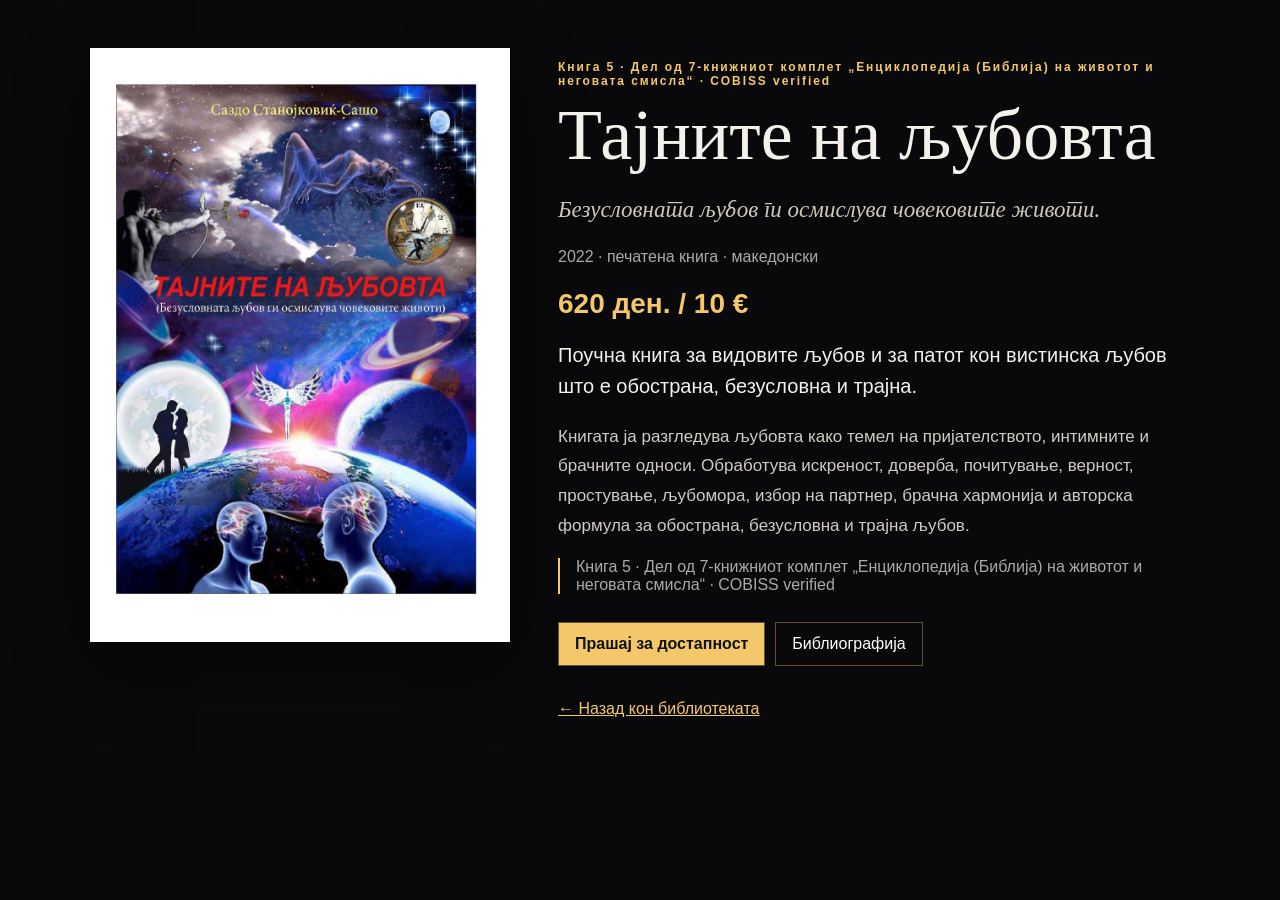
<file: books/tajnite-na-ljubovta.html>
<!doctype html>
<html lang="mk">
<head>
<meta charset="utf-8">
<meta name="viewport" content="width=device-width,initial-scale=1">
<title>Тајните на љубовта | Саздо Станојковиќ – Сашо</title>
<meta name="description" content="Поучна книга за видовите љубов и за патот кон вистинска љубов што е обострана, безусловна и трајна.">
<meta name="author" content="Саздо Станојковиќ – Сашо">
<meta name="robots" content="index,follow,max-image-preview:large">
<link rel="canonical" href="https://sazdo-popac-digital-archive.sashostanojkovik20.workers.dev/books/tajnite-na-ljubovta.html">
<style>
body{margin:0;background:#09090b;color:#f4f1eb;font-family:Arial,sans-serif}main{max-width:1100px;margin:auto;padding:48px 24px 90px}.grid{display:grid;grid-template-columns:minmax(260px,420px) 1fr;gap:48px;align-items:start}.cover img{width:100%;display:block;box-shadow:0 24px 70px rgba(0,0,0,.45)}.eyebrow{color:#f4c86a;font-size:12px;font-weight:800;letter-spacing:.16em}.copy h1{font:500 clamp(42px,6vw,72px)/.98 Georgia,serif;margin:12px 0 10px}.subtitle{font:italic 23px/1.35 Georgia,serif;color:#cfc8bc}.meta{margin:22px 0;color:#aaa}.price{font-size:28px;color:#f4c86a;font-weight:800;margin:20px 0}.short{font-size:20px;line-height:1.55}.long{font-size:17px;line-height:1.75;color:#d0cbc3}.note{border-left:2px solid #f4c86a;padding-left:16px;color:#aaa}.actions{display:flex;gap:10px;flex-wrap:wrap;margin-top:28px}.btn{display:inline-block;padding:12px 16px;border:1px solid #5f5139;color:white;text-decoration:none}.primary{background:#f4c86a;color:#111;font-weight:800}.back{margin-top:34px}a{color:#f4c86a}@media(max-width:800px){.grid{grid-template-columns:1fr}.cover{max-width:480px;margin:auto}}
</style>
<script type="application/ld+json">
{
  "@context": "https://schema.org",
  "@type": "Book",
  "name": "Тајните на љубовта",
  "alternativeHeadline": "Безусловната љубов ги осмислува човековите животи.",
  "author": {
    "@type": "Person",
    "name": "Саздо Станојковиќ – Сашо"
  },
  "datePublished": "2022",
  "inLanguage": "mk",
  "image": "https://sazdo-popac-digital-archive.sashostanojkovik20.workers.dev/assets/images/sasho/books/tajnite-na-ljubovta-front-mk.jpg",
  "offers": {
    "@type": "Offer",
    "priceCurrency": "MKD",
    "price": "620",
    "availability": "https://schema.org/InStock",
    "url": "https://sazdo-popac-digital-archive.sashostanojkovik20.workers.dev/books/tajnite-na-ljubovta.html"
  }
}
</script>
</head>
<body><main>
<div class="grid">
<div class="cover"><img src="../assets/images/sasho/books/tajnite-na-ljubovta-front-mk.jpg" alt="Корица: Тајните на љубовта"></div>
<div class="copy">
<p class="eyebrow">Книга 5 · Дел од 7-книжниот комплет „Енциклопедија (Библија) на животот и неговата смисла“ · COBISS verified</p>
<h1>Тајните на љубовта</h1>
<p class="subtitle">Безусловната љубов ги осмислува човековите животи.</p>
<p class="meta">2022 · печатена книга · македонски</p>
<p class="price">620 ден. / 10 €</p>
<p class="short">Поучна книга за видовите љубов и за патот кон вистинска љубов што е обострана, безусловна и трајна.</p>
<p class="long">Книгата ја разгледува љубовта како темел на пријателството, интимните и брачните односи. Обработува искреност, доверба, почитување, верност, простување, љубомора, избор на партнер, брачна хармонија и авторска формула за обострана, безусловна и трајна љубов.</p>
<p class="note">Книга 5 · Дел од 7-книжниот комплет „Енциклопедија (Библија) на животот и неговата смисла“ · COBISS verified</p>
<div class="actions">
<a class="btn primary" href="mailto:sashostanojkovik20@gmail.com?subject=%D0%98%D0%BD%D1%82%D0%B5%D1%80%D0%B5%D1%81%20%2F%20%D0%B4%D0%BE%D1%81%D1%82%D0%B0%D0%BF%D0%BD%D0%BE%D1%81%D1%82%3A%20%D0%A2%D0%B0%D1%98%D0%BD%D0%B8%D1%82%D0%B5%20%D0%BD%D0%B0%20%D1%99%D1%83%D0%B1%D0%BE%D0%B2%D1%82%D0%B0">Прашај за достапност</a>
<a class="btn" href="../bibliography.html">Библиографија</a>
</div>
<p class="back"><a href="../#books">← Назад кон библиотеката</a></p>
</div></div>
</main></body></html>
</file>
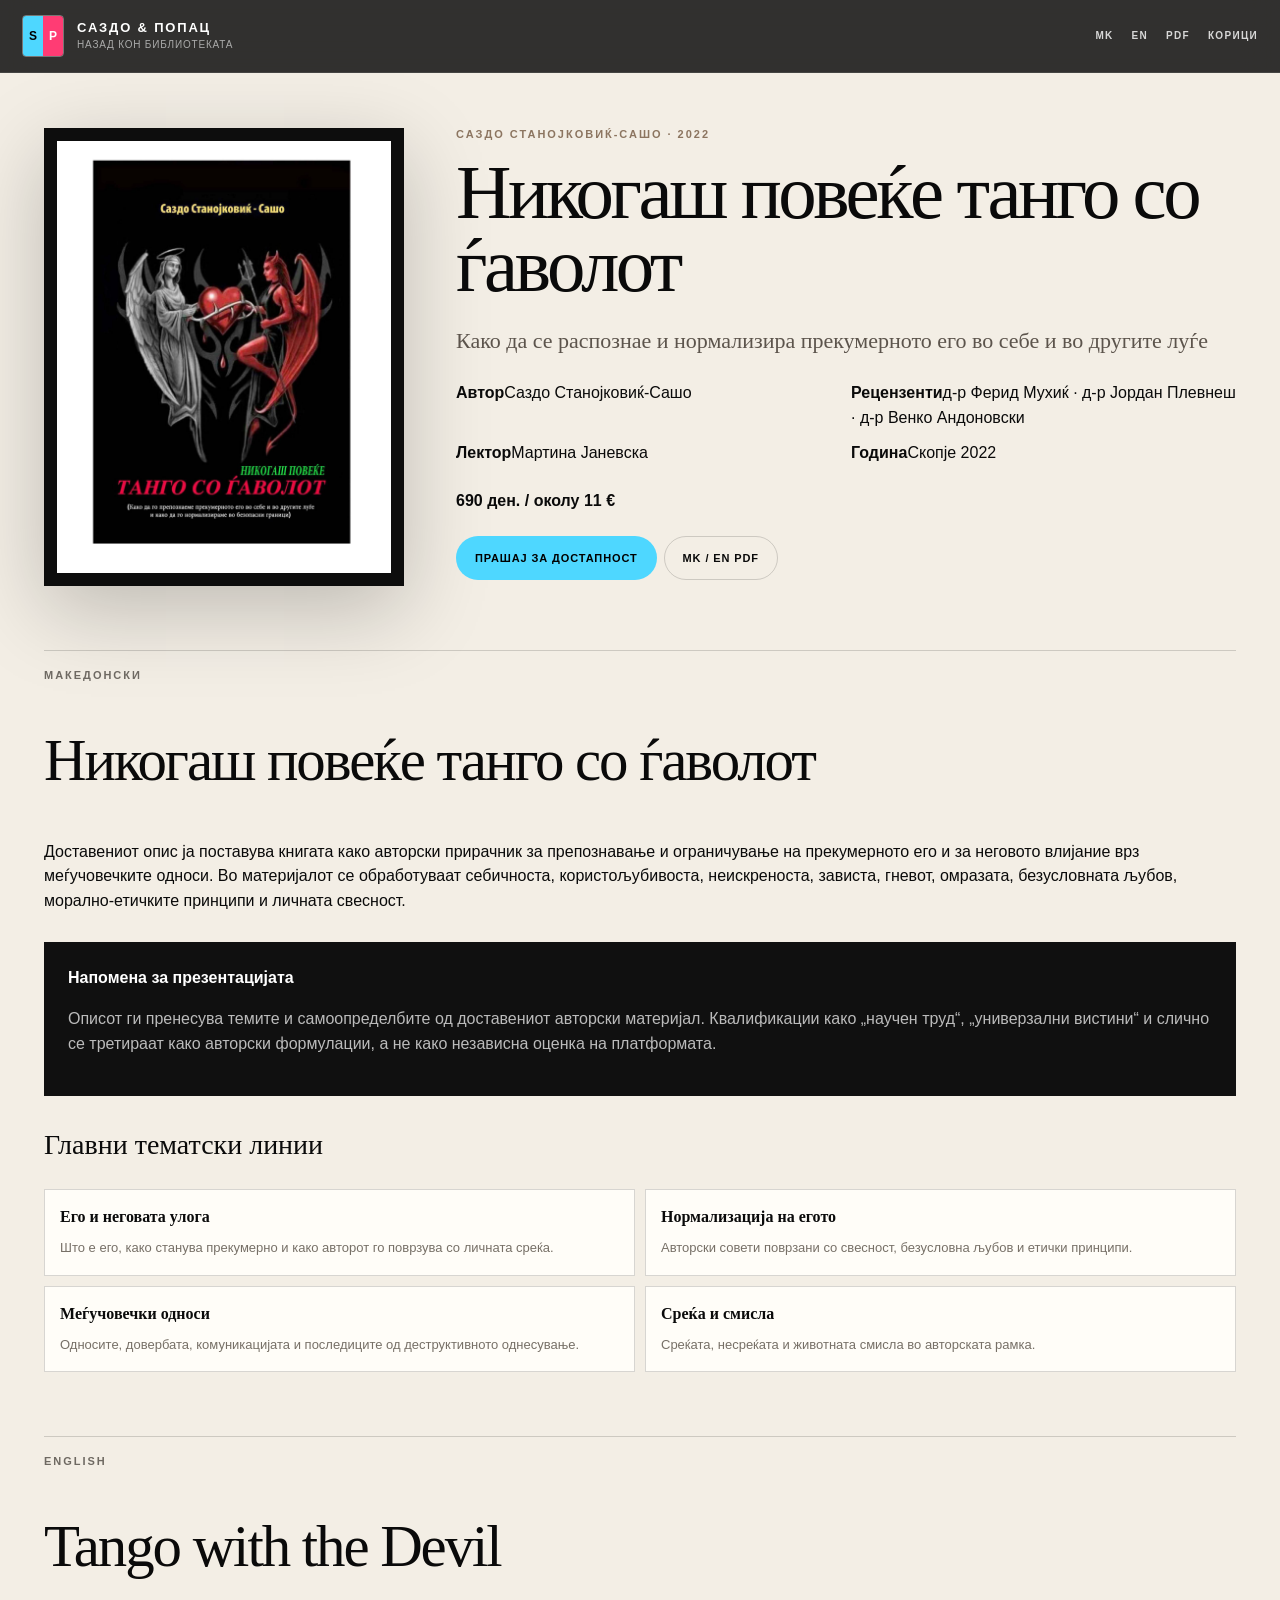
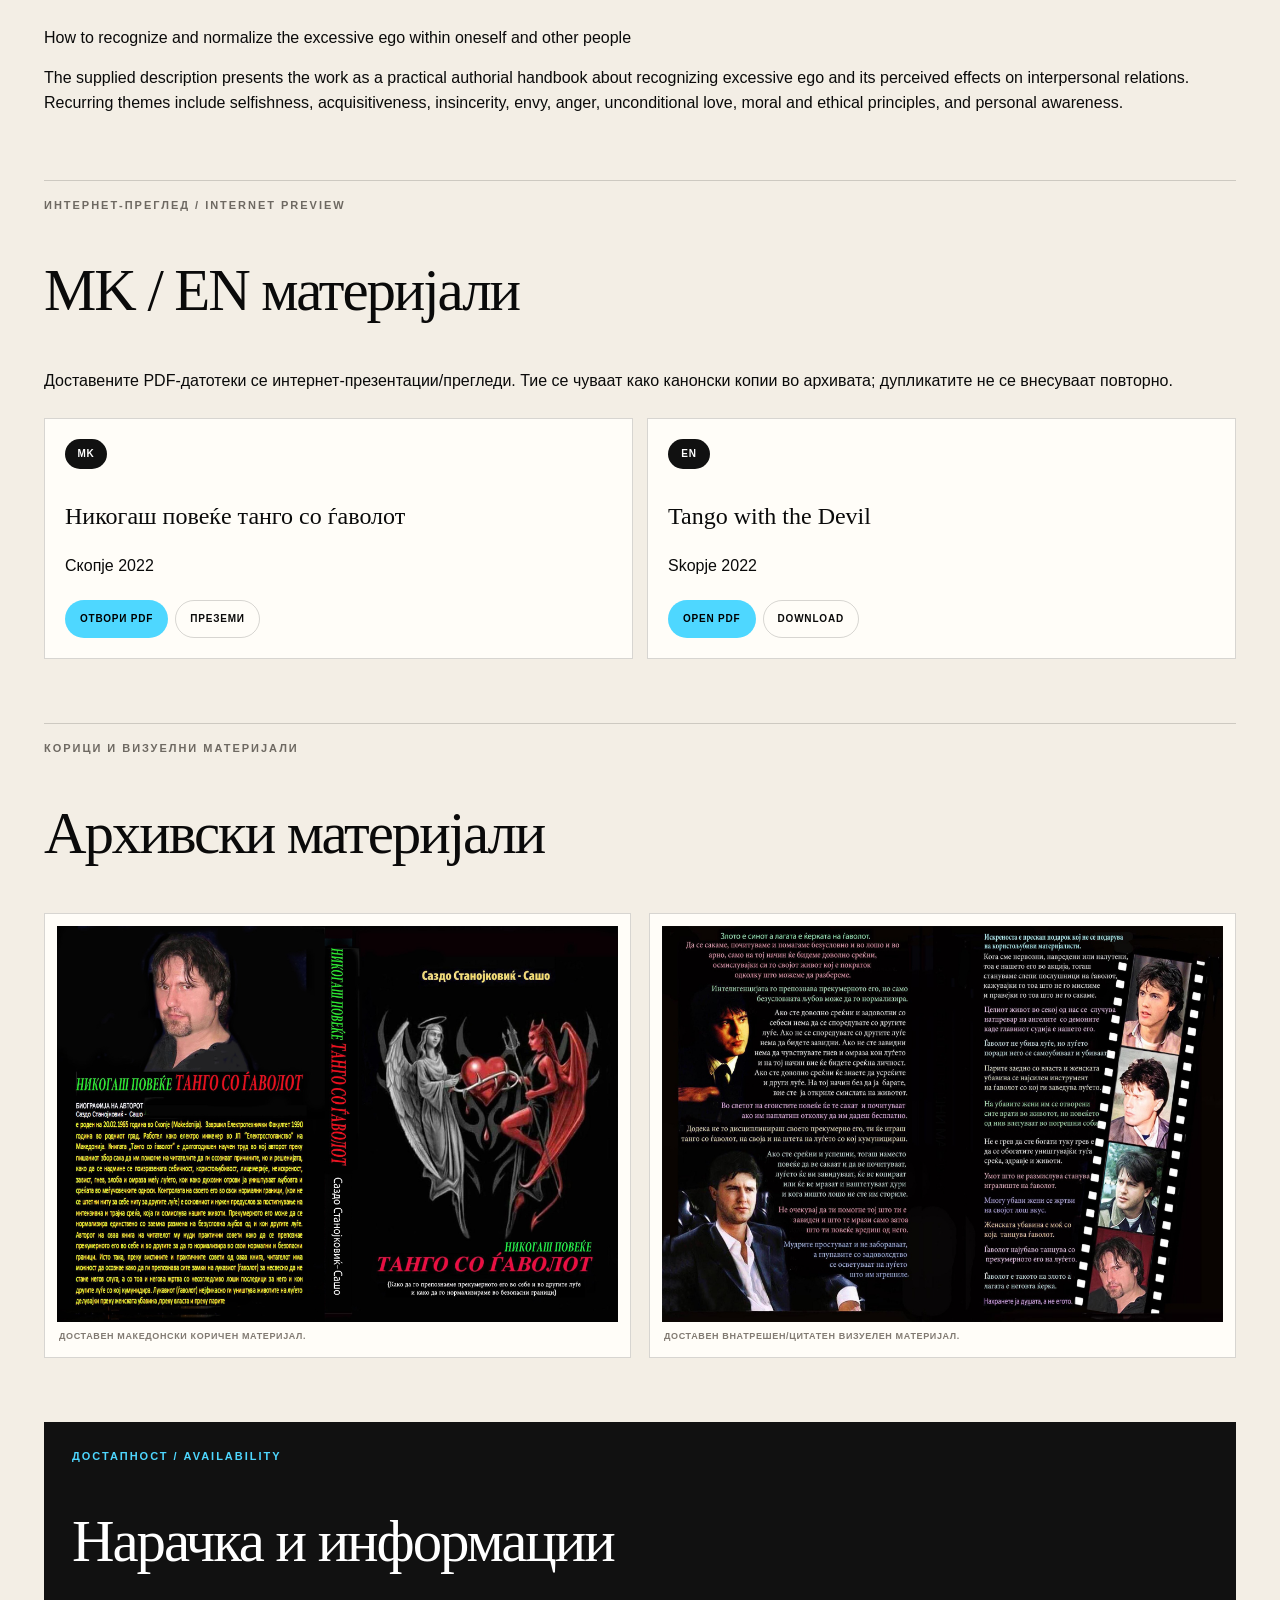
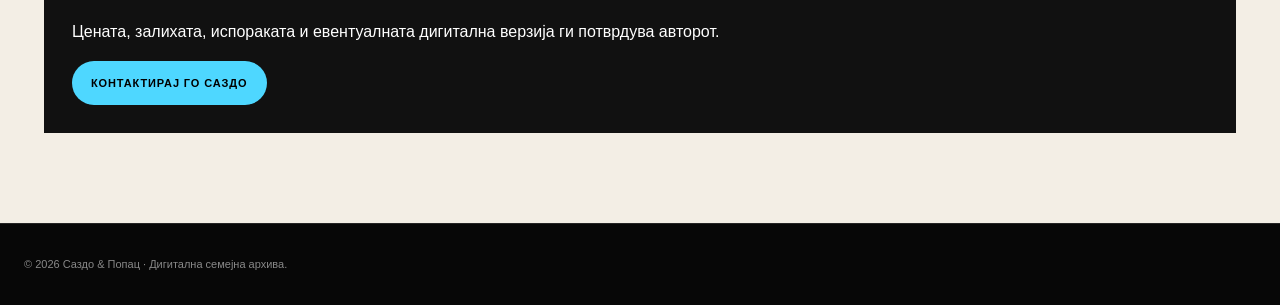
<file: books/tango-so-gjavolot.html>
<!doctype html>
<html lang="mk"><head><meta charset="utf-8"><meta name="viewport" content="width=device-width,initial-scale=1"><title>Никогаш повеќе танго со ѓаволот | Саздо & Попац</title><meta name="citation_title" content="Никогаш повеќе танго со ѓаволот">
<meta name="citation_author" content="Саздо Станојковиќ-Сашо">
<meta name="citation_publication_date" content="2022">
<meta name="DC.title" content="Никогаш повеќе танго со ѓаволот">
<meta name="DC.creator" content="Саздо Станојковиќ-Сашо">
<meta name="DC.date" content="2022">
<meta name="DC.type" content="Text">
<meta name="DC.language" content="mk">
<meta name="DC.identifier" content="https://sazdo-popac-digital-archive.sashostanojkovik20.workers.dev/books/tango-so-gjavolot.html">
<link rel="canonical" href="https://sazdo-popac-digital-archive.sashostanojkovik20.workers.dev/books/tango-so-gjavolot.html"><meta name="description" content="Авторска страница за Никогаш повеќе танго со ѓаволот од Саздо Станојковиќ-Сашо."><link rel="stylesheet" href="../styles.css"></head>
<body class="book-detail-page"><header class="site-header"><a class="brand" href="../index.html#books"><span class="brand-mark" aria-hidden="true"><span>S</span><span>P</span></span><span class="brand-copy"><strong>Саздо & Попац</strong><small>Назад кон библиотеката</small></span></a><button class="menu-btn" type="button" aria-label="Отвори мени" aria-expanded="false"><span></span><span></span></button><nav><a href="#mk">MK</a><a href="#en">EN</a><a href="#preview">PDF</a><a href="#covers">Корици</a></nav></header>
<main class="book-detail-main">
<section class="book-detail-hero"><div class="book-detail-cover"><img src="../assets/images/books/tango-front-mk.jpg" alt="Никогаш повеќе танго со ѓаволот"></div><div class="book-detail-title"><p class="eyebrow">САЗДО СТАНОЈКОВИЌ-САШО · 2022</p><h1>Никогаш повеќе танго со ѓаволот</h1><p class="lead">Како да се распознае и нормализира прекумерното его во себе и во другите луѓе</p><div class="meta-stack"><div><strong>Автор</strong><span>Саздо Станојковиќ-Сашо</span></div><div><strong>Рецензенти</strong><span>д-р Ферид Мухиќ · д-р Јордан Плевнеш · д-р Венко Андоновски</span></div><div><strong>Лектор</strong><span>Мартина Јаневска</span></div><div><strong>Година</strong><span>Скопје 2022</span></div></div><p class="book-detail-price"><strong>690 ден. / околу 11 €</strong></p><div class="book-actions"><a class="btn primary" href="mailto:sashostanojkovik20@gmail.com?subject=%D0%98%D0%BD%D1%82%D0%B5%D1%80%D0%B5%D1%81%20/%20%D0%B4%D0%BE%D1%81%D1%82%D0%B0%D0%BF%D0%BD%D0%BE%D1%81%D1%82%20%D0%B7%D0%B0%20%D0%BA%D0%BD%D0%B8%D0%B3%D0%B0%D1%82%D0%B0%3A%20%D0%9D%D0%B8%D0%BA%D0%BE%D0%B3%D0%B0%D1%88%20%D0%BF%D0%BE%D0%B2%D0%B5%D1%9C%D0%B5%20%D1%82%D0%B0%D0%BD%D0%B3%D0%BE%20%D1%81%D0%BE%20%D1%93%D0%B0%D0%B2%D0%BE%D0%BB%D0%BE%D1%82&body=%D0%9F%D0%BE%D1%87%D0%B8%D1%82%D1%83%D0%B2%D0%B0%D0%BD%20%D0%A1%D0%B0%D0%B7%D0%B4%D0%BE%2C%20%D0%B7%D0%B0%D0%B8%D0%BD%D1%82%D0%B5%D1%80%D0%B5%D1%81%D0%B8%D1%80%D0%B0%D0%BD/%D0%B0%20%D1%81%D1%83%D0%BC%20%D0%B7%D0%B0%20%D0%BA%D0%BD%D0%B8%D0%B3%D0%B0%D1%82%D0%B0%20%E2%80%9E%D0%9D%D0%B8%D0%BA%D0%BE%D0%B3%D0%B0%D1%88%20%D0%BF%D0%BE%D0%B2%D0%B5%D1%9C%D0%B5%20%D1%82%D0%B0%D0%BD%D0%B3%D0%BE%20%D1%81%D0%BE%20%D1%93%D0%B0%D0%B2%D0%BE%D0%BB%D0%BE%D1%82%E2%80%9C.%20%D0%92%D0%B5%20%D0%BC%D0%BE%D0%BB%D0%B0%D0%BC%20%D0%B7%D0%B0%20%D0%B8%D0%BD%D1%84%D0%BE%D1%80%D0%BC%D0%B0%D1%86%D0%B8%D1%98%D0%B0%20%D0%B7%D0%B0%20%D1%86%D0%B5%D0%BD%D0%B0%2C%20%D0%B4%D0%BE%D1%81%D1%82%D0%B0%D0%BF%D0%BD%D0%BE%D1%81%D1%82%2C%20%D1%84%D0%BE%D1%80%D0%BC%D0%B0%D1%82%20%D0%B8%20%D0%B8%D1%81%D0%BF%D0%BE%D1%80%D0%B0%D0%BA%D0%B0.">Прашај за достапност</a><a class="btn secondary" href="#preview">MK / EN PDF</a></div></div></section>
<section id="mk" class="book-detail-section"><p class="eyebrow">МАКЕДОНСКИ</p><h2>Никогаш повеќе танго со ѓаволот</h2><p>Доставениот опис ја поставува книгата како авторски прирачник за препознавање и ограничување на прекумерното его и за неговото влијание врз меѓучовечките односи. Во материјалот се обработуваат себичноста, користољубивоста, неискреноста, зависта, гневот, омразата, безусловната љубов, морално-етичките принципи и личната свесност.</p><div class="source-box"><strong>Напомена за презентацијата</strong><p>Описот ги пренесува темите и самоопределбите од доставениот авторски материјал. Квалификации како „научен труд“, „универзални вистини“ и слично се третираат како авторски формулации, а не како независна оценка на платформата.</p></div><h3>Главни тематски линии</h3><div class="toc"><div class="toc-item"><strong>Его и неговата улога</strong><span>Што е его, како станува прекумерно и како авторот го поврзува со личната среќа.</span></div><div class="toc-item"><strong>Нормализација на егото</strong><span>Авторски совети поврзани со свесност, безусловна љубов и етички принципи.</span></div><div class="toc-item"><strong>Меѓучовечки односи</strong><span>Односите, довербата, комуникацијата и последиците од деструктивното однесување.</span></div><div class="toc-item"><strong>Среќа и смисла</strong><span>Среќата, несреќата и животната смисла во авторската рамка.</span></div></div></section>
<section id="en" class="book-detail-section"><p class="eyebrow">ENGLISH</p><h2>Tango with the Devil</h2><p class="lead">How to recognize and normalize the excessive ego within oneself and other people</p><p>The supplied description presents the work as a practical authorial handbook about recognizing excessive ego and its perceived effects on interpersonal relations. Recurring themes include selfishness, acquisitiveness, insincerity, envy, anger, unconditional love, moral and ethical principles, and personal awareness.</p></section>
<section id="preview" class="book-detail-section preview-downloads"><p class="eyebrow">ИНТЕРНЕТ-ПРЕГЛЕД / INTERNET PREVIEW</p><h2>MK / EN материјали</h2><p>Доставените PDF-датотеки се интернет-презентации/прегледи. Тие се чуваат како канонски копии во архивата; дупликатите не се внесуваат повторно.</p><div class="preview-grid"><article class="preview-card"><span class="preview-lang">MK</span><h3>Никогаш повеќе танго со ѓаволот</h3><p>Скопје 2022</p><div class="book-actions"><a class="btn small primary" href="../assets/books/pdfs/tango-mk-2022.pdf" target="_blank" rel="noopener">Отвори PDF</a><a class="btn small secondary" href="../assets/books/pdfs/tango-mk-2022.pdf" download>Преземи</a></div></article><article class="preview-card"><span class="preview-lang">EN</span><h3>Tango with the Devil</h3><p>Skopje 2022</p><div class="book-actions"><a class="btn small primary" href="../assets/books/pdfs/tango-en-2022.pdf" target="_blank" rel="noopener">Open PDF</a><a class="btn small secondary" href="../assets/books/pdfs/tango-en-2022.pdf" download>Download</a></div></article></div></section>
<section id="covers" class="book-detail-section"><p class="eyebrow">КОРИЦИ И ВИЗУЕЛНИ МАТЕРИЈАЛИ</p><h2>Архивски материјали</h2><div class="cover-pair"><figure><img src="../assets/images/books/tango-wrap-mk.jpg" alt="Македонска корица"><figcaption>Доставен македонски коричен материјал.</figcaption></figure><figure><img src="../assets/images/books/tango-inside-mk.jpg" alt="Внатрешен визуелен материјал"><figcaption>Доставен внатрешен/цитатен визуелен материјал.</figcaption></figure></div></section>
<section class="book-detail-section dark" style="border-radius:20px;padding:28px"><p class="eyebrow">ДОСТАПНОСТ / AVAILABILITY</p><h2>Нарачка и информации</h2><p>Цената, залихата, испораката и евентуалната дигитална верзија ги потврдува авторот.</p><a class="btn primary" href="mailto:sashostanojkovik20@gmail.com?subject=%D0%98%D0%BD%D1%82%D0%B5%D1%80%D0%B5%D1%81%20/%20%D0%B4%D0%BE%D1%81%D1%82%D0%B0%D0%BF%D0%BD%D0%BE%D1%81%D1%82%20%D0%B7%D0%B0%20%D0%BA%D0%BD%D0%B8%D0%B3%D0%B0%D1%82%D0%B0%3A%20%D0%9D%D0%B8%D0%BA%D0%BE%D0%B3%D0%B0%D1%88%20%D0%BF%D0%BE%D0%B2%D0%B5%D1%9C%D0%B5%20%D1%82%D0%B0%D0%BD%D0%B3%D0%BE%20%D1%81%D0%BE%20%D1%93%D0%B0%D0%B2%D0%BE%D0%BB%D0%BE%D1%82&body=%D0%9F%D0%BE%D1%87%D0%B8%D1%82%D1%83%D0%B2%D0%B0%D0%BD%20%D0%A1%D0%B0%D0%B7%D0%B4%D0%BE%2C%20%D0%B7%D0%B0%D0%B8%D0%BD%D1%82%D0%B5%D1%80%D0%B5%D1%81%D0%B8%D1%80%D0%B0%D0%BD/%D0%B0%20%D1%81%D1%83%D0%BC%20%D0%B7%D0%B0%20%D0%BA%D0%BD%D0%B8%D0%B3%D0%B0%D1%82%D0%B0%20%E2%80%9E%D0%9D%D0%B8%D0%BA%D0%BE%D0%B3%D0%B0%D1%88%20%D0%BF%D0%BE%D0%B2%D0%B5%D1%9C%D0%B5%20%D1%82%D0%B0%D0%BD%D0%B3%D0%BE%20%D1%81%D0%BE%20%D1%93%D0%B0%D0%B2%D0%BE%D0%BB%D0%BE%D1%82%E2%80%9C.%20%D0%92%D0%B5%20%D0%BC%D0%BE%D0%BB%D0%B0%D0%BC%20%D0%B7%D0%B0%20%D0%B8%D0%BD%D1%84%D0%BE%D1%80%D0%BC%D0%B0%D1%86%D0%B8%D1%98%D0%B0%20%D0%B7%D0%B0%20%D1%86%D0%B5%D0%BD%D0%B0%2C%20%D0%B4%D0%BE%D1%81%D1%82%D0%B0%D0%BF%D0%BD%D0%BE%D1%81%D1%82%2C%20%D1%84%D0%BE%D1%80%D0%BC%D0%B0%D1%82%20%D0%B8%20%D0%B8%D1%81%D0%BF%D0%BE%D1%80%D0%B0%D0%BA%D0%B0.">Контактирај го Саздо</a></section>
</main><footer><p>© <span id="year"></span> Саздо & Попац · Дигитална семејна архива.</p></footer><script src="../book-page.js"></script></body></html>
</file>
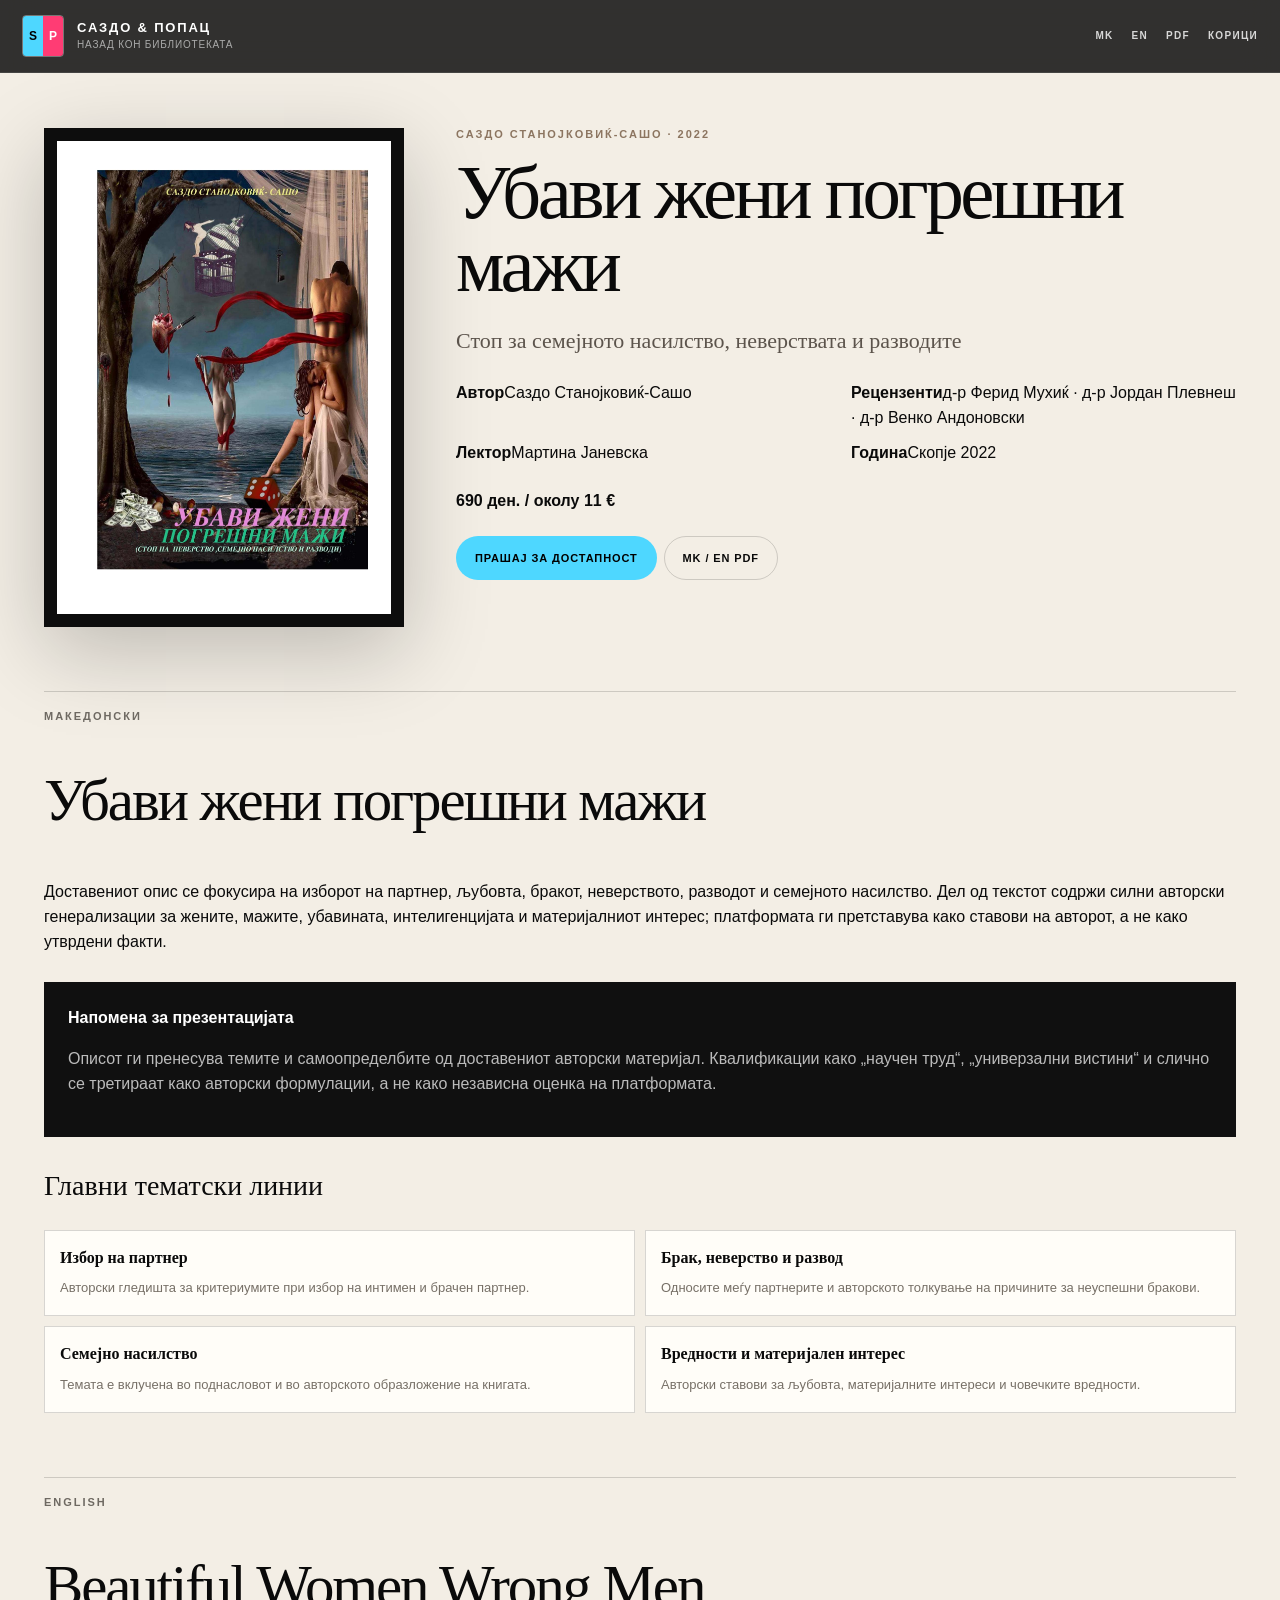
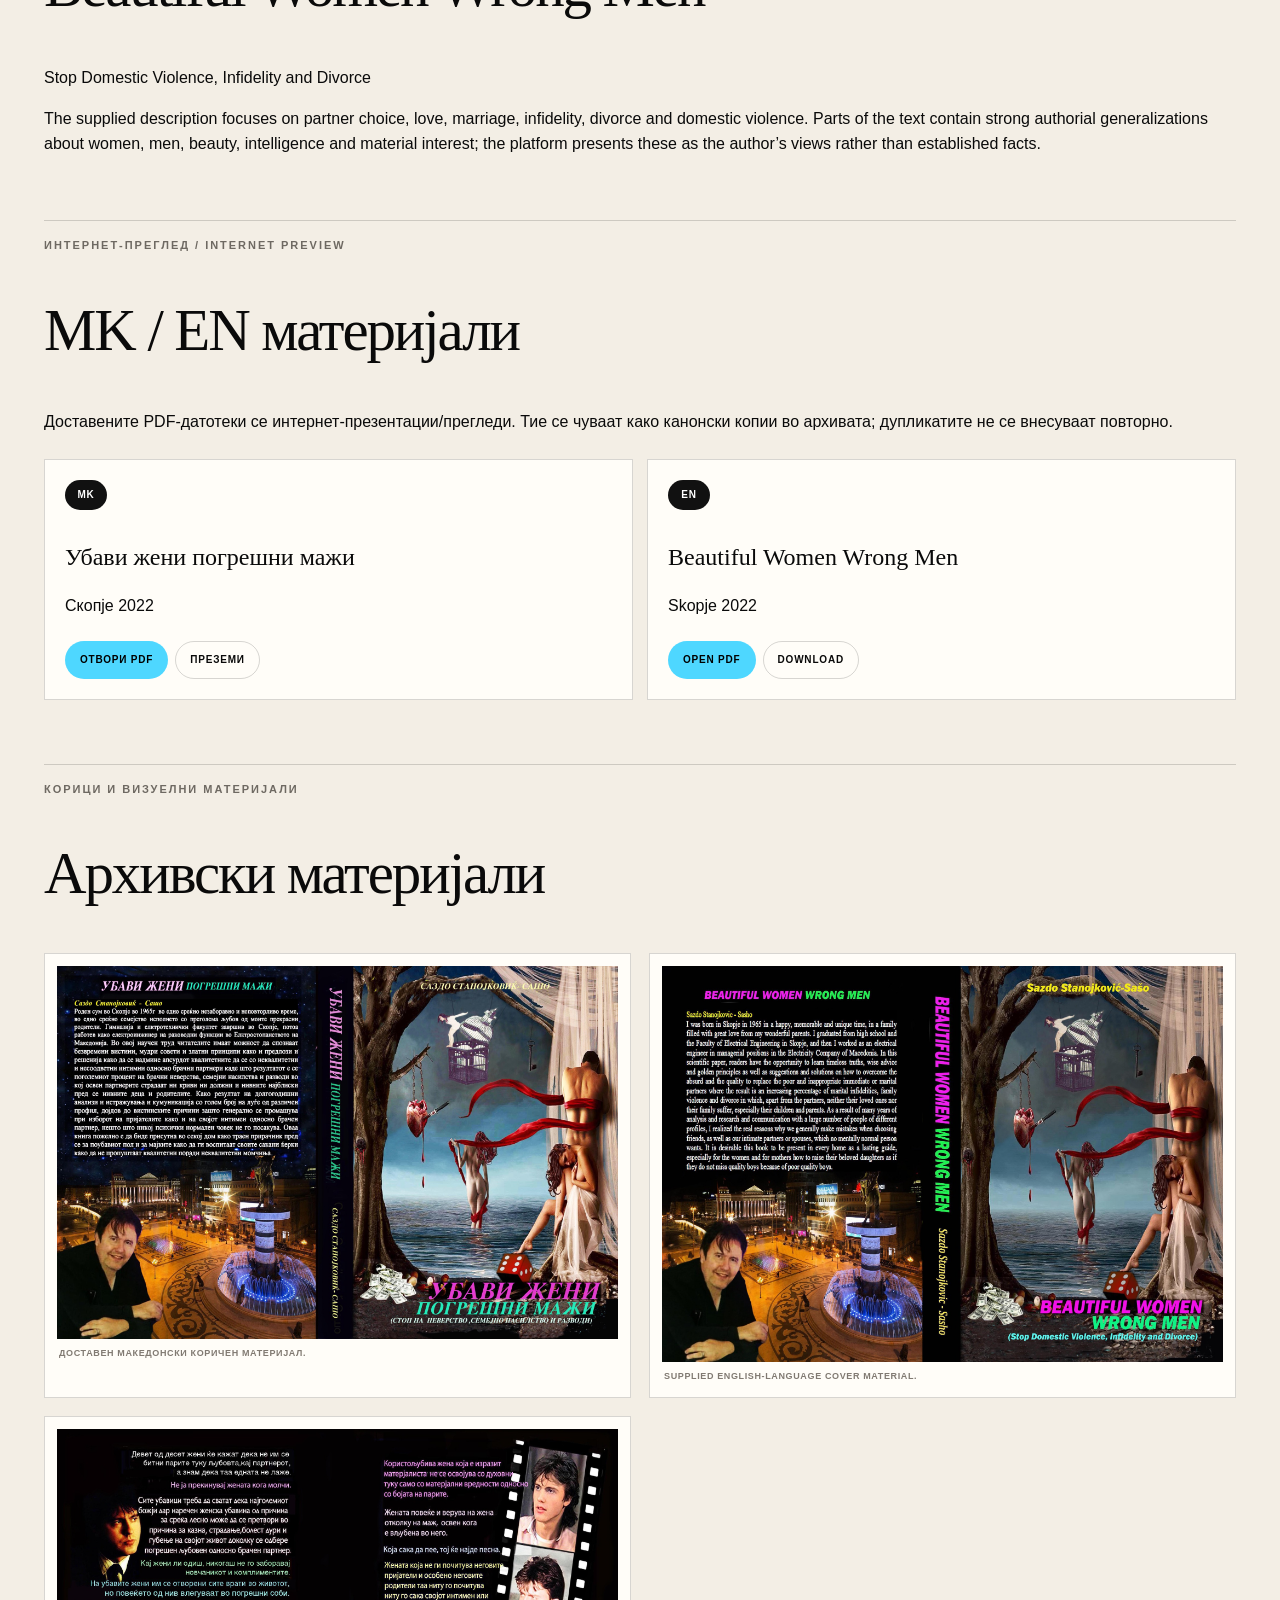
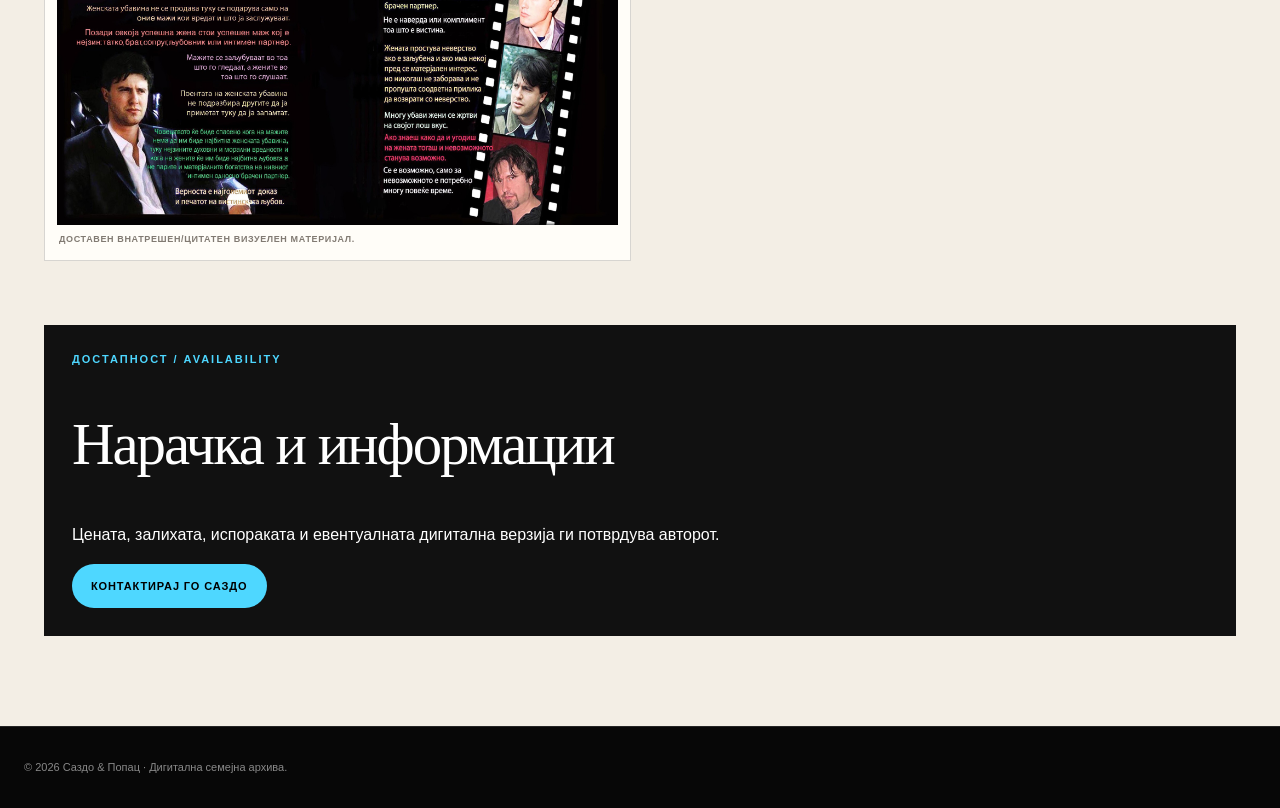
<file: books/ubavi-zeni-pogresni-mazi.html>
<!doctype html>
<html lang="mk"><head><meta charset="utf-8"><meta name="viewport" content="width=device-width,initial-scale=1"><title>Убави жени погрешни мажи | Саздо & Попац</title><meta name="citation_title" content="Убави жени погрешни мажи">
<meta name="citation_author" content="Саздо Станојковиќ-Сашо">
<meta name="citation_publication_date" content="2022">
<meta name="DC.title" content="Убави жени погрешни мажи">
<meta name="DC.creator" content="Саздо Станојковиќ-Сашо">
<meta name="DC.date" content="2022">
<meta name="DC.type" content="Text">
<meta name="DC.language" content="mk">
<meta name="DC.identifier" content="https://sazdo-popac-digital-archive.sashostanojkovik20.workers.dev/books/ubavi-zeni-pogresni-mazi.html">
<link rel="canonical" href="https://sazdo-popac-digital-archive.sashostanojkovik20.workers.dev/books/ubavi-zeni-pogresni-mazi.html"><meta name="description" content="Авторска страница за Убави жени погрешни мажи од Саздо Станојковиќ-Сашо."><link rel="stylesheet" href="../styles.css"></head>
<body class="book-detail-page"><header class="site-header"><a class="brand" href="../index.html#books"><span class="brand-mark" aria-hidden="true"><span>S</span><span>P</span></span><span class="brand-copy"><strong>Саздо & Попац</strong><small>Назад кон библиотеката</small></span></a><button class="menu-btn" type="button" aria-label="Отвори мени" aria-expanded="false"><span></span><span></span></button><nav><a href="#mk">MK</a><a href="#en">EN</a><a href="#preview">PDF</a><a href="#covers">Корици</a></nav></header>
<main class="book-detail-main">
<section class="book-detail-hero"><div class="book-detail-cover"><img src="../assets/images/books/beautiful-women-front-mk.jpg" alt="Убави жени погрешни мажи"></div><div class="book-detail-title"><p class="eyebrow">САЗДО СТАНОЈКОВИЌ-САШО · 2022</p><h1>Убави жени погрешни мажи</h1><p class="lead">Стоп за семејното насилство, неверствата и разводите</p><div class="meta-stack"><div><strong>Автор</strong><span>Саздо Станојковиќ-Сашо</span></div><div><strong>Рецензенти</strong><span>д-р Ферид Мухиќ · д-р Јордан Плевнеш · д-р Венко Андоновски</span></div><div><strong>Лектор</strong><span>Мартина Јаневска</span></div><div><strong>Година</strong><span>Скопје 2022</span></div></div><p class="book-detail-price"><strong>690 ден. / околу 11 €</strong></p><div class="book-actions"><a class="btn primary" href="mailto:sashostanojkovik20@gmail.com?subject=%D0%98%D0%BD%D1%82%D0%B5%D1%80%D0%B5%D1%81%20/%20%D0%B4%D0%BE%D1%81%D1%82%D0%B0%D0%BF%D0%BD%D0%BE%D1%81%D1%82%20%D0%B7%D0%B0%20%D0%BA%D0%BD%D0%B8%D0%B3%D0%B0%D1%82%D0%B0%3A%20%D0%A3%D0%B1%D0%B0%D0%B2%D0%B8%20%D0%B6%D0%B5%D0%BD%D0%B8%20%D0%BF%D0%BE%D0%B3%D1%80%D0%B5%D1%88%D0%BD%D0%B8%20%D0%BC%D0%B0%D0%B6%D0%B8&body=%D0%9F%D0%BE%D1%87%D0%B8%D1%82%D1%83%D0%B2%D0%B0%D0%BD%20%D0%A1%D0%B0%D0%B7%D0%B4%D0%BE%2C%20%D0%B7%D0%B0%D0%B8%D0%BD%D1%82%D0%B5%D1%80%D0%B5%D1%81%D0%B8%D1%80%D0%B0%D0%BD/%D0%B0%20%D1%81%D1%83%D0%BC%20%D0%B7%D0%B0%20%D0%BA%D0%BD%D0%B8%D0%B3%D0%B0%D1%82%D0%B0%20%E2%80%9E%D0%A3%D0%B1%D0%B0%D0%B2%D0%B8%20%D0%B6%D0%B5%D0%BD%D0%B8%20%D0%BF%D0%BE%D0%B3%D1%80%D0%B5%D1%88%D0%BD%D0%B8%20%D0%BC%D0%B0%D0%B6%D0%B8%E2%80%9C.%20%D0%92%D0%B5%20%D0%BC%D0%BE%D0%BB%D0%B0%D0%BC%20%D0%B7%D0%B0%20%D0%B8%D0%BD%D1%84%D0%BE%D1%80%D0%BC%D0%B0%D1%86%D0%B8%D1%98%D0%B0%20%D0%B7%D0%B0%20%D1%86%D0%B5%D0%BD%D0%B0%2C%20%D0%B4%D0%BE%D1%81%D1%82%D0%B0%D0%BF%D0%BD%D0%BE%D1%81%D1%82%2C%20%D1%84%D0%BE%D1%80%D0%BC%D0%B0%D1%82%20%D0%B8%20%D0%B8%D1%81%D0%BF%D0%BE%D1%80%D0%B0%D0%BA%D0%B0.">Прашај за достапност</a><a class="btn secondary" href="#preview">MK / EN PDF</a></div></div></section>
<section id="mk" class="book-detail-section"><p class="eyebrow">МАКЕДОНСКИ</p><h2>Убави жени погрешни мажи</h2><p>Доставениот опис се фокусира на изборот на партнер, љубовта, бракот, неверството, разводот и семејното насилство. Дел од текстот содржи силни авторски генерализации за жените, мажите, убавината, интелигенцијата и материјалниот интерес; платформата ги претставува како ставови на авторот, а не како утврдени факти.</p><div class="source-box"><strong>Напомена за презентацијата</strong><p>Описот ги пренесува темите и самоопределбите од доставениот авторски материјал. Квалификации како „научен труд“, „универзални вистини“ и слично се третираат како авторски формулации, а не како независна оценка на платформата.</p></div><h3>Главни тематски линии</h3><div class="toc"><div class="toc-item"><strong>Избор на партнер</strong><span>Авторски гледишта за критериумите при избор на интимен и брачен партнер.</span></div><div class="toc-item"><strong>Брак, неверство и развод</strong><span>Односите меѓу партнерите и авторското толкување на причините за неуспешни бракови.</span></div><div class="toc-item"><strong>Семејно насилство</strong><span>Темата е вклучена во поднасловот и во авторското образложение на книгата.</span></div><div class="toc-item"><strong>Вредности и материјален интерес</strong><span>Авторски ставови за љубовта, материјалните интереси и човечките вредности.</span></div></div></section>
<section id="en" class="book-detail-section"><p class="eyebrow">ENGLISH</p><h2>Beautiful Women Wrong Men</h2><p class="lead">Stop Domestic Violence, Infidelity and Divorce</p><p>The supplied description focuses on partner choice, love, marriage, infidelity, divorce and domestic violence. Parts of the text contain strong authorial generalizations about women, men, beauty, intelligence and material interest; the platform presents these as the author’s views rather than established facts.</p></section>
<section id="preview" class="book-detail-section preview-downloads"><p class="eyebrow">ИНТЕРНЕТ-ПРЕГЛЕД / INTERNET PREVIEW</p><h2>MK / EN материјали</h2><p>Доставените PDF-датотеки се интернет-презентации/прегледи. Тие се чуваат како канонски копии во архивата; дупликатите не се внесуваат повторно.</p><div class="preview-grid"><article class="preview-card"><span class="preview-lang">MK</span><h3>Убави жени погрешни мажи</h3><p>Скопје 2022</p><div class="book-actions"><a class="btn small primary" href="../assets/books/pdfs/beautiful-women-mk-2022.pdf" target="_blank" rel="noopener">Отвори PDF</a><a class="btn small secondary" href="../assets/books/pdfs/beautiful-women-mk-2022.pdf" download>Преземи</a></div></article><article class="preview-card"><span class="preview-lang">EN</span><h3>Beautiful Women Wrong Men</h3><p>Skopje 2022</p><div class="book-actions"><a class="btn small primary" href="../assets/books/pdfs/beautiful-women-en-2022.pdf" target="_blank" rel="noopener">Open PDF</a><a class="btn small secondary" href="../assets/books/pdfs/beautiful-women-en-2022.pdf" download>Download</a></div></article></div></section>
<section id="covers" class="book-detail-section"><p class="eyebrow">КОРИЦИ И ВИЗУЕЛНИ МАТЕРИЈАЛИ</p><h2>Архивски материјали</h2><div class="cover-pair"><figure><img src="../assets/images/books/beautiful-women-wrap-mk.jpg" alt="Македонска корица"><figcaption>Доставен македонски коричен материјал.</figcaption></figure><figure><img src="../assets/images/books/beautiful-women-wrap-en.jpg" alt="English cover"><figcaption>Supplied English-language cover material.</figcaption></figure><figure><img src="../assets/images/books/beautiful-women-inside-mk.jpg" alt="Внатрешен визуелен материјал"><figcaption>Доставен внатрешен/цитатен визуелен материјал.</figcaption></figure></div></section>
<section class="book-detail-section dark" style="border-radius:20px;padding:28px"><p class="eyebrow">ДОСТАПНОСТ / AVAILABILITY</p><h2>Нарачка и информации</h2><p>Цената, залихата, испораката и евентуалната дигитална верзија ги потврдува авторот.</p><a class="btn primary" href="mailto:sashostanojkovik20@gmail.com?subject=%D0%98%D0%BD%D1%82%D0%B5%D1%80%D0%B5%D1%81%20/%20%D0%B4%D0%BE%D1%81%D1%82%D0%B0%D0%BF%D0%BD%D0%BE%D1%81%D1%82%20%D0%B7%D0%B0%20%D0%BA%D0%BD%D0%B8%D0%B3%D0%B0%D1%82%D0%B0%3A%20%D0%A3%D0%B1%D0%B0%D0%B2%D0%B8%20%D0%B6%D0%B5%D0%BD%D0%B8%20%D0%BF%D0%BE%D0%B3%D1%80%D0%B5%D1%88%D0%BD%D0%B8%20%D0%BC%D0%B0%D0%B6%D0%B8&body=%D0%9F%D0%BE%D1%87%D0%B8%D1%82%D1%83%D0%B2%D0%B0%D0%BD%20%D0%A1%D0%B0%D0%B7%D0%B4%D0%BE%2C%20%D0%B7%D0%B0%D0%B8%D0%BD%D1%82%D0%B5%D1%80%D0%B5%D1%81%D0%B8%D1%80%D0%B0%D0%BD/%D0%B0%20%D1%81%D1%83%D0%BC%20%D0%B7%D0%B0%20%D0%BA%D0%BD%D0%B8%D0%B3%D0%B0%D1%82%D0%B0%20%E2%80%9E%D0%A3%D0%B1%D0%B0%D0%B2%D0%B8%20%D0%B6%D0%B5%D0%BD%D0%B8%20%D0%BF%D0%BE%D0%B3%D1%80%D0%B5%D1%88%D0%BD%D0%B8%20%D0%BC%D0%B0%D0%B6%D0%B8%E2%80%9C.%20%D0%92%D0%B5%20%D0%BC%D0%BE%D0%BB%D0%B0%D0%BC%20%D0%B7%D0%B0%20%D0%B8%D0%BD%D1%84%D0%BE%D1%80%D0%BC%D0%B0%D1%86%D0%B8%D1%98%D0%B0%20%D0%B7%D0%B0%20%D1%86%D0%B5%D0%BD%D0%B0%2C%20%D0%B4%D0%BE%D1%81%D1%82%D0%B0%D0%BF%D0%BD%D0%BE%D1%81%D1%82%2C%20%D1%84%D0%BE%D1%80%D0%BC%D0%B0%D1%82%20%D0%B8%20%D0%B8%D1%81%D0%BF%D0%BE%D1%80%D0%B0%D0%BA%D0%B0.">Контактирај го Саздо</a></section>
</main><footer><p>© <span id="year"></span> Саздо & Попац · Дигитална семејна архива.</p></footer><script src="../book-page.js"></script></body></html>
</file>
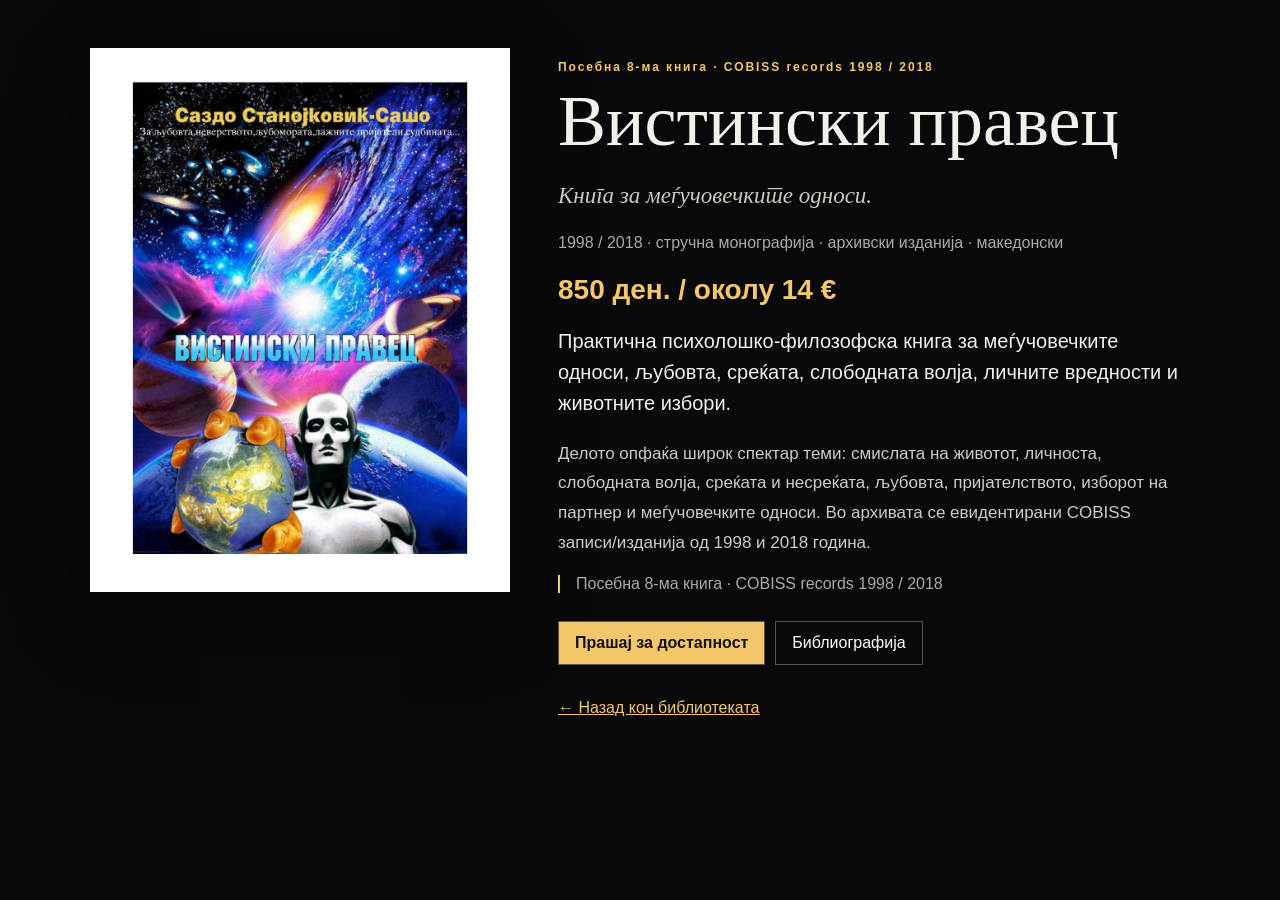
<file: books/vistinski-pravec.html>
<!doctype html>
<html lang="mk">
<head>
<meta charset="utf-8">
<meta name="viewport" content="width=device-width,initial-scale=1">
<title>Вистински правец | Саздо Станојковиќ – Сашо</title>
<meta name="description" content="Практична психолошко-филозофска книга за меѓучовечките односи, љубовта, среќата, слободната волја, личните вредности и животните избори.">
<meta name="author" content="Саздо Станојковиќ – Сашо">
<meta name="robots" content="index,follow,max-image-preview:large">
<link rel="canonical" href="https://sazdo-popac-digital-archive.sashostanojkovik20.workers.dev/books/vistinski-pravec.html">
<style>
body{margin:0;background:#09090b;color:#f4f1eb;font-family:Arial,sans-serif}main{max-width:1100px;margin:auto;padding:48px 24px 90px}.grid{display:grid;grid-template-columns:minmax(260px,420px) 1fr;gap:48px;align-items:start}.cover img{width:100%;display:block;box-shadow:0 24px 70px rgba(0,0,0,.45)}.eyebrow{color:#f4c86a;font-size:12px;font-weight:800;letter-spacing:.16em}.copy h1{font:500 clamp(42px,6vw,72px)/.98 Georgia,serif;margin:12px 0 10px}.subtitle{font:italic 23px/1.35 Georgia,serif;color:#cfc8bc}.meta{margin:22px 0;color:#aaa}.price{font-size:28px;color:#f4c86a;font-weight:800;margin:20px 0}.short{font-size:20px;line-height:1.55}.long{font-size:17px;line-height:1.75;color:#d0cbc3}.note{border-left:2px solid #f4c86a;padding-left:16px;color:#aaa}.actions{display:flex;gap:10px;flex-wrap:wrap;margin-top:28px}.btn{display:inline-block;padding:12px 16px;border:1px solid #5f5139;color:white;text-decoration:none}.primary{background:#f4c86a;color:#111;font-weight:800}.back{margin-top:34px}a{color:#f4c86a}@media(max-width:800px){.grid{grid-template-columns:1fr}.cover{max-width:480px;margin:auto}}
</style>
<script type="application/ld+json">
{
  "@context": "https://schema.org",
  "@type": "Book",
  "name": "Вистински правец",
  "alternativeHeadline": "Книга за меѓучовечките односи.",
  "author": {
    "@type": "Person",
    "name": "Саздо Станојковиќ – Сашо"
  },
  "datePublished": "1998 / 2018",
  "inLanguage": "mk",
  "image": "https://sazdo-popac-digital-archive.sashostanojkovik20.workers.dev/assets/images/sasho/books/vistinski-pravec-front-mk.jpg",
  "offers": {
    "@type": "Offer",
    "priceCurrency": "MKD",
    "price": "850",
    "availability": "https://schema.org/InStock",
    "url": "https://sazdo-popac-digital-archive.sashostanojkovik20.workers.dev/books/vistinski-pravec.html"
  }
}
</script>
</head>
<body><main>
<div class="grid">
<div class="cover"><img src="../assets/images/sasho/books/vistinski-pravec-front-mk.jpg" alt="Корица: Вистински правец"></div>
<div class="copy">
<p class="eyebrow">Посебна 8-ма книга · COBISS records 1998 / 2018</p>
<h1>Вистински правец</h1>
<p class="subtitle">Книга за меѓучовечките односи.</p>
<p class="meta">1998 / 2018 · стручна монографија · архивски изданија · македонски</p>
<p class="price">850 ден. / околу 14 €</p>
<p class="short">Практична психолошко-филозофска книга за меѓучовечките односи, љубовта, среќата, слободната волја, личните вредности и животните избори.</p>
<p class="long">Делото опфаќа широк спектар теми: смислата на животот, личноста, слободната волја, среќата и несреќата, љубовта, пријателството, изборот на партнер и меѓучовечките односи. Во архивата се евидентирани COBISS записи/изданија од 1998 и 2018 година.</p>
<p class="note">Посебна 8-ма книга · COBISS records 1998 / 2018</p>
<div class="actions">
<a class="btn primary" href="mailto:sashostanojkovik20@gmail.com?subject=%D0%98%D0%BD%D1%82%D0%B5%D1%80%D0%B5%D1%81%20%2F%20%D0%B4%D0%BE%D1%81%D1%82%D0%B0%D0%BF%D0%BD%D0%BE%D1%81%D1%82%3A%20%D0%92%D0%B8%D1%81%D1%82%D0%B8%D0%BD%D1%81%D0%BA%D0%B8%20%D0%BF%D1%80%D0%B0%D0%B2%D0%B5%D1%86">Прашај за достапност</a>
<a class="btn" href="../bibliography.html">Библиографија</a>
</div>
<p class="back"><a href="../#books">← Назад кон библиотеката</a></p>
</div></div>
</main></body></html>
</file>
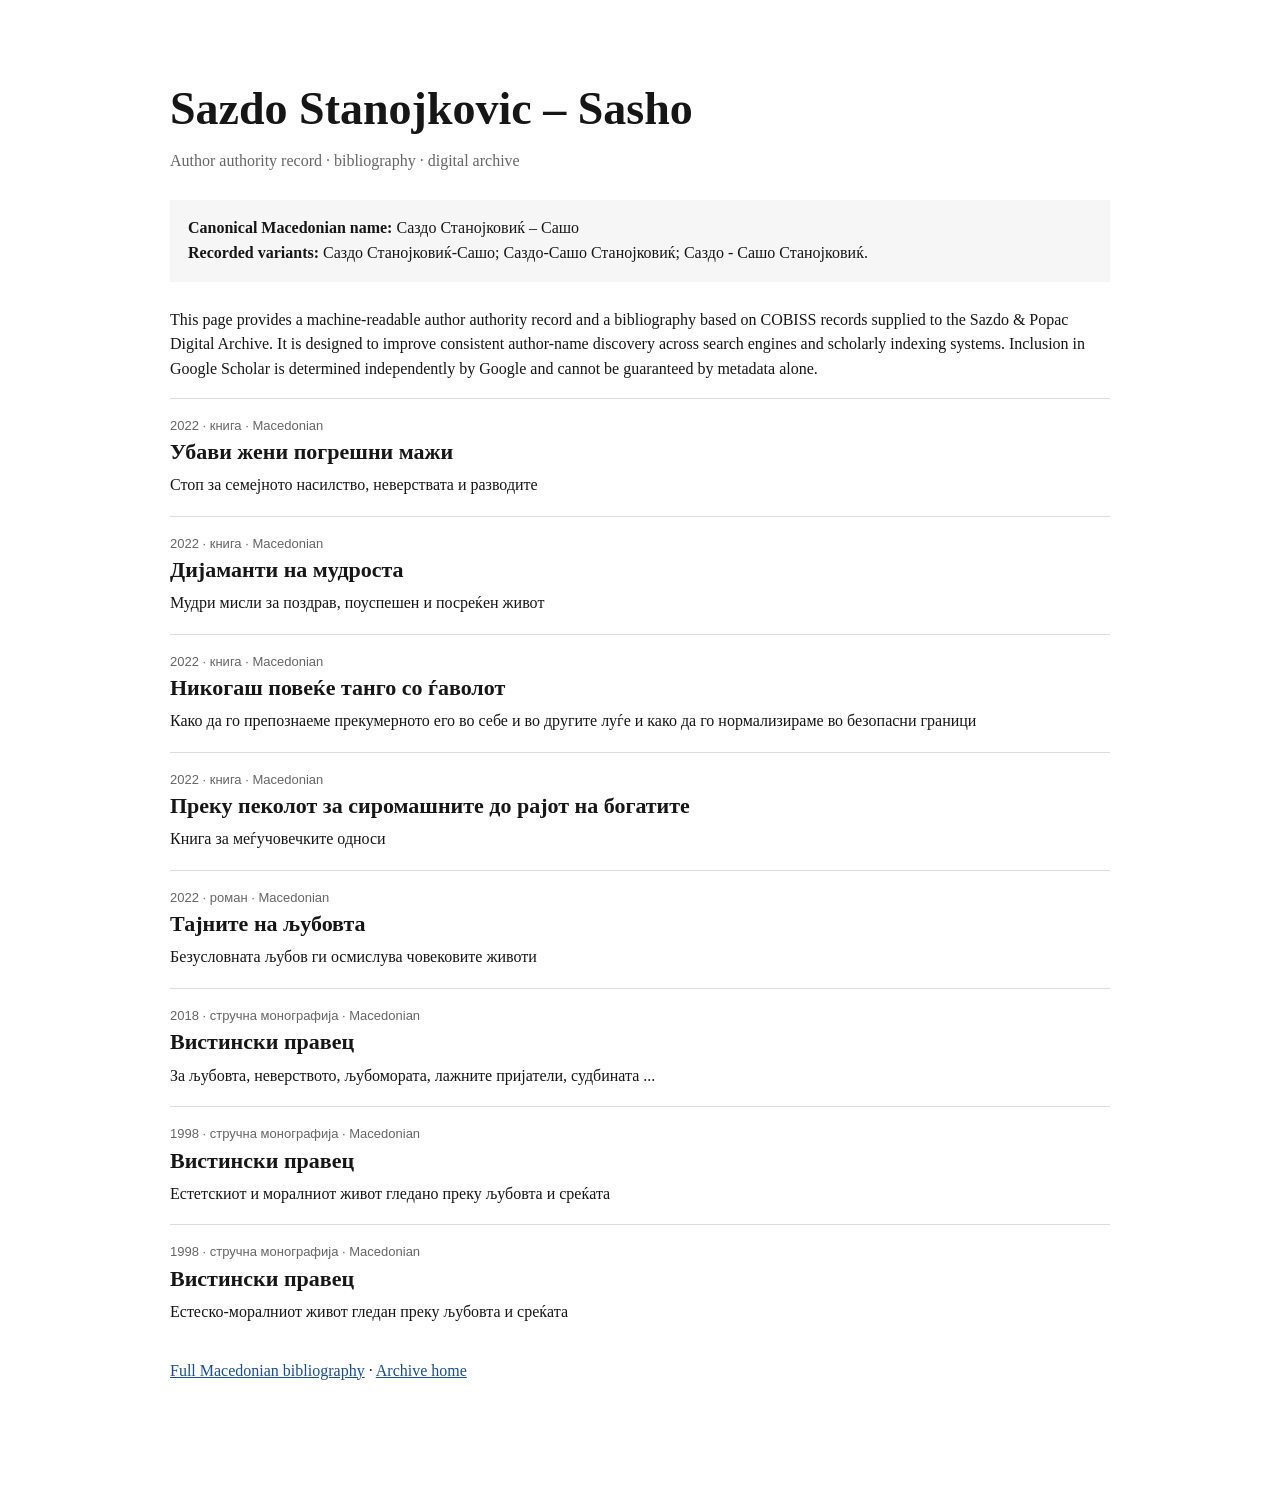
<file: scholar/sazdo-stanojkovik.html>
<!doctype html>
<html lang="en">
<head>
<meta charset="utf-8">
<meta name="viewport" content="width=device-width,initial-scale=1">
<title>Sazdo Stanojkovic – Sasho | Author & Bibliography</title>
<meta name="description" content="Author authority record and bibliography for Sazdo Stanojkovic – Sasho, with works recorded in COBISS in 1998, 2018 and 2022.">
<meta name="author" content="Sazdo Stanojkovic – Sasho">
<link rel="canonical" href="https://sazdo-popac-digital-archive.sashostanojkovik20.workers.dev/scholar/sazdo-stanojkovik.html">
<meta name="robots" content="index,follow">
<meta name="citation_author" content="Sazdo Stanojkovic - Sasho">
<meta name="citation_title" content="Author bibliography of Sazdo Stanojkovic - Sasho">
<meta name="citation_publication_date" content="2026/10/11">
<meta name="citation_language" content="mk">
<style>
body{margin:0;background:#fff;color:#161616;font:16px/1.55 Georgia,serif}main{max-width:940px;margin:auto;padding:54px 24px 90px}h1{font-size:46px;line-height:1.05;margin-bottom:8px}.sub{color:#666}.work{padding:18px 0;border-top:1px solid #ddd}.work h2{font-size:22px;margin:0 0 4px}.meta{font:13px/1.4 Arial,sans-serif;color:#666}.aliases{background:#f6f6f6;padding:16px 18px;margin:26px 0}a{color:#194d90}
</style>
<script type="application/ld+json">
{
  "@context": "https://schema.org",
  "@type": "Person",
  "name": "Sazdo Stanojkovic – Sasho",
  "alternateName": [
    "Саздо Станојковиќ – Сашо",
    "Саздо Станојковиќ-Сашо",
    "Саздо-Сашо Станојковиќ"
  ],
  "url": "https://sazdo-popac-digital-archive.sashostanojkovik20.workers.dev/scholar/sazdo-stanojkovik.html",
  "mainEntityOfPage": "https://sazdo-popac-digital-archive.sashostanojkovik20.workers.dev/bibliography.html",
  "knowsAbout": [
    "interpersonal relations",
    "practical psychology",
    "love",
    "happiness",
    "ethics",
    "human relationships"
  ]
}
</script>
</head><body><main>
<h1>Sazdo Stanojkovic – Sasho</h1>
<p class="sub">Author authority record · bibliography · digital archive</p>
<div class="aliases"><strong>Canonical Macedonian name:</strong> Саздо Станојковиќ – Сашо<br><strong>Recorded variants:</strong> Саздо Станојковиќ-Сашо; Саздо-Сашо Станојковиќ; Саздо - Сашо Станојковиќ.</div>
<p>This page provides a machine-readable author authority record and a bibliography based on COBISS records supplied to the Sazdo &amp; Popac Digital Archive. It is designed to improve consistent author-name discovery across search engines and scholarly indexing systems. Inclusion in Google Scholar is determined independently by Google and cannot be guaranteed by metadata alone.</p>
<article class="work"><div class="meta">2022 · книга · Macedonian</div><h2>Убави жени погрешни мажи</h2><div>Стоп за семејното насилство, неверствата и разводите</div></article>
<article class="work"><div class="meta">2022 · книга · Macedonian</div><h2>Дијаманти на мудроста</h2><div>Мудри мисли за поздрав, поуспешен и посреќен живот</div></article>
<article class="work"><div class="meta">2022 · книга · Macedonian</div><h2>Никогаш повеќе танго со ѓаволот</h2><div>Како да го препознаеме прекумерното его во себе и во другите луѓе и како да го нормализираме во безопасни граници</div></article>
<article class="work"><div class="meta">2022 · книга · Macedonian</div><h2>Преку пеколот за сиромашните до рајот на богатите</h2><div>Книга за меѓучовечките односи</div></article>
<article class="work"><div class="meta">2022 · роман · Macedonian</div><h2>Тајните на љубовта</h2><div>Безусловната љубов ги осмислува човековите животи</div></article>
<article class="work"><div class="meta">2018 · стручна монографија · Macedonian</div><h2>Вистински правец</h2><div>За љубовта, неверството, љубомората, лажните пријатели, судбината ...</div></article>
<article class="work"><div class="meta">1998 · стручна монографија · Macedonian</div><h2>Вистински правец</h2><div>Естетскиот и моралниот живот гледано преку љубовта и среќата</div></article>
<article class="work"><div class="meta">1998 · стручна монографија · Macedonian</div><h2>Вистински правец</h2><div>Естеско-моралниот живот гледан преку љубовта и среќата</div></article>
<p><a href="../bibliography.html">Full Macedonian bibliography</a> · <a href="../">Archive home</a></p>
</main></body></html>
</file>
<file: pulse.css>
:root{--bg:#070707;--panel:#111;--panel2:#171717;--line:rgba(255,255,255,.12);--text:#f3f0e9;--muted:#9d9b96;--cyan:#4ed7ff;--magenta:#ff3c74;--gold:#f4c86a;--green:#80e7aa;--red:#ff6d7a;--max:1380px}
*{box-sizing:border-box}html{scroll-behavior:smooth;background:var(--bg)}body{margin:0;background:radial-gradient(circle at 15% 0,rgba(78,215,255,.08),transparent 28%),radial-gradient(circle at 85% 10%,rgba(255,60,116,.07),transparent 28%),var(--bg);color:var(--text);font-family:Arial,Helvetica,sans-serif;line-height:1.5}a{color:inherit}.pulse-topbar{position:sticky;top:0;z-index:30;display:flex;justify-content:space-between;align-items:center;gap:24px;padding:14px max(22px,calc((100vw - var(--max))/2));background:rgba(7,7,7,.9);border-bottom:1px solid var(--line);backdrop-filter:blur(18px)}.pulse-brand{display:flex;align-items:center;gap:12px;text-decoration:none}.pulse-brand-mark{width:42px;height:42px;display:grid;place-items:center;border:1px solid rgba(255,255,255,.22);background:linear-gradient(135deg,var(--cyan),var(--magenta));color:#050505;font-weight:900;border-radius:4px}.pulse-brand strong,.pulse-brand small{display:block}.pulse-brand strong{font-size:12px;letter-spacing:.15em}.pulse-brand small{font-size:9px;letter-spacing:.1em;color:#999;text-transform:uppercase;margin-top:4px}.pulse-top-actions{display:flex;align-items:center;gap:16px;font-size:10px;letter-spacing:.1em;text-transform:uppercase}.pulse-top-actions a{text-decoration:none;color:#ddd}.privacy-badge{padding:7px 10px;border:1px solid rgba(255,60,116,.35);color:#ff9ab8;border-radius:999px}
main{max-width:var(--max);margin:0 auto;padding:54px 24px 90px}.pulse-hero{display:grid;grid-template-columns:1.35fr .65fr;gap:44px;align-items:end;padding:54px 0 46px;border-bottom:1px solid var(--line)}.eyebrow{font:800 10px/1.2 Arial,sans-serif;letter-spacing:.18em;text-transform:uppercase;color:var(--cyan);margin:0 0 14px}.pulse-hero h1,.section-head h2,.panel h2{font-family:Georgia,"Times New Roman",serif;font-weight:400;letter-spacing:-.035em}.pulse-hero h1{font-size:clamp(48px,6vw,88px);line-height:.94;margin:0;max-width:980px}.pulse-hero h1 em{color:var(--cyan);font-weight:400}.hero-lead{max-width:880px;color:#b8b7b2;font-size:17px;margin:24px 0 0}.calibration-panel{border:1px solid var(--line);background:linear-gradient(145deg,#101010,#171217);padding:24px}.calibration-panel>span{font-size:9px;letter-spacing:.16em;color:#888}.calibration-panel strong{display:block;font:800 28px/1 Arial,sans-serif;letter-spacing:.08em;color:var(--gold);margin:8px 0}.calibration-panel p{color:#aaa;font-size:12px}.calibration-meter{height:8px;background:#232323;margin:20px 0 8px;overflow:hidden}.calibration-meter i{display:block;height:100%;width:30%;background:linear-gradient(90deg,var(--cyan),var(--magenta))}.calibration-panel small{color:#888}
.channel-strip{display:grid;grid-template-columns:1.4fr repeat(3,1fr);border-bottom:1px solid var(--line)}.channel-strip article{padding:22px 18px;border-right:1px solid var(--line)}.channel-strip article:last-child{border-right:0}.channel-strip span{display:block;font-size:8px;letter-spacing:.15em;color:#777}.channel-strip strong{display:block;font:400 26px/1.1 Georgia,serif;margin:8px 0 4px}.channel-strip small{color:#777;font-size:10px}
.section-block{padding:58px 0;border-bottom:1px solid var(--line)}.section-block.compact{padding-bottom:20px}.section-head{display:grid;grid-template-columns:1fr minmax(260px,500px);gap:30px;align-items:end;margin-bottom:24px}.section-head h2,.panel h2{font-size:clamp(34px,4vw,58px);line-height:1;margin:0}.section-head>p{color:#888;font-size:12px;margin:0}.video-cards{display:grid;grid-template-columns:repeat(3,minmax(0,1fr));gap:14px}.video-pulse-card{border:1px solid var(--line);background:#0e0e0e;min-width:0}.video-pulse-card header{padding:18px;border-bottom:1px solid var(--line)}.video-pulse-card .id{font:800 9px/1 Arial,sans-serif;letter-spacing:.14em;color:var(--magenta)}.video-pulse-card h3{font:400 23px/1.1 Georgia,serif;margin:8px 0 6px}.video-pulse-card header a{font-size:10px;color:#8ccee1;text-decoration:none}.pulse-core{display:grid;grid-template-columns:1fr 1fr}.pulse-core>div{padding:16px;border-right:1px solid var(--line);border-bottom:1px solid var(--line)}.pulse-core>div:nth-child(2n){border-right:0}.metric-label{display:block;font-size:8px;letter-spacing:.13em;color:#777;text-transform:uppercase}.metric-value{display:block;font:700 28px/1 Arial,sans-serif;margin-top:8px}.metric-value small{font-size:10px;color:#777;font-weight:600}.score-band{padding:18px}.score-top{display:flex;justify-content:space-between;align-items:flex-end;gap:16px}.score-number{font:800 34px/1 Arial,sans-serif;color:var(--gold)}.score-status{font-size:9px;letter-spacing:.12em;color:#888}.confidence-track{height:5px;background:#242424;margin-top:12px}.confidence-track i{display:block;height:100%;background:var(--cyan)}.signal-grid{padding:0 18px 18px;display:grid;gap:8px}.signal-row{display:grid;grid-template-columns:1fr auto;gap:10px;align-items:center}.signal-row span{font-size:10px;color:#aaa}.signal-row b{font-size:10px}.signal-bar{grid-column:1/-1;height:4px;background:#222}.signal-bar i{display:block;height:100%;background:linear-gradient(90deg,var(--cyan),var(--magenta))}
.grid-two{display:grid;grid-template-columns:1fr 1fr;gap:16px}.panel{border:1px solid var(--line);background:var(--panel);padding:24px}.panel-head{display:flex;justify-content:space-between;align-items:flex-start;gap:18px}.formula-badge{border:1px solid rgba(244,200,106,.35);color:var(--gold);padding:7px 10px;border-radius:999px;font-size:9px}.weights{margin-top:24px;border-top:1px solid var(--line)}.weights div{display:flex;justify-content:space-between;padding:11px 0;border-bottom:1px solid var(--line);font-size:12px}.weights b{color:var(--cyan)}.note{font-size:11px;color:#888;margin:18px 0 0}.recommendations{display:grid;gap:10px;margin-top:22px}.recommendation{padding:13px 14px;border-left:2px solid var(--cyan);background:#0d0d0d}.recommendation strong{display:block;font-size:11px;margin-bottom:4px}.recommendation p{margin:0;color:#888;font-size:11px}
.snapshot-form{border:1px solid var(--line);background:#0c0c0c;padding:20px}.snapshot-channel{display:grid;grid-template-columns:220px 1fr;gap:12px;margin-bottom:16px}label{display:grid;gap:6px;font-size:9px;letter-spacing:.08em;color:#888;text-transform:uppercase}input{width:100%;background:#151515;color:#fff;border:1px solid var(--line);padding:11px 12px;border-radius:0;outline:none}input:focus{border-color:var(--cyan)}.snapshot-video-inputs{display:grid;gap:12px}.snapshot-video{border:1px solid var(--line);padding:16px}.snapshot-video h3{font:400 20px/1.15 Georgia,serif;margin:0 0 14px}.snapshot-video .fields{display:grid;grid-template-columns:repeat(5,minmax(90px,1fr));gap:10px}.form-actions{display:flex;gap:10px;flex-wrap:wrap;margin-top:18px}.btn{border:1px solid var(--line);padding:11px 14px;background:#171717;color:#fff;font:800 9px/1 Arial,sans-serif;letter-spacing:.1em;text-transform:uppercase;cursor:pointer}.btn.primary{background:var(--cyan);color:#000;border-color:var(--cyan)}.btn.ghost{background:transparent}.btn.danger{background:transparent;color:#ff9cac;border-color:rgba(255,109,122,.35)}
.history-table{overflow:auto;border:1px solid var(--line)}table{width:100%;border-collapse:collapse;min-width:760px}th,td{text-align:left;padding:12px 14px;border-bottom:1px solid var(--line);font-size:11px}th{font-size:8px;letter-spacing:.12em;color:#777;text-transform:uppercase;background:#0d0d0d}td strong{color:#fff}td{color:#aaa}
footer{max-width:var(--max);margin:0 auto;padding:28px 24px 46px;display:grid;grid-template-columns:1fr auto auto;gap:24px;color:#777;font-size:10px}footer strong,footer span{display:block}footer strong{color:#fff;letter-spacing:.12em}footer span{font-size:8px;letter-spacing:.1em;margin-top:4px;text-transform:uppercase}footer p{margin:0}footer a{text-decoration:none;color:#fff}
@media(max-width:1050px){.video-cards{grid-template-columns:1fr 1fr}.channel-strip{grid-template-columns:1fr 1fr}.grid-two{grid-template-columns:1fr}.snapshot-video .fields{grid-template-columns:repeat(3,1fr)}}@media(max-width:760px){.pulse-topbar{align-items:flex-start}.pulse-top-actions{flex-wrap:wrap;justify-content:flex-end}.privacy-badge{display:none}.pulse-hero{grid-template-columns:1fr}.section-head{grid-template-columns:1fr}.video-cards{grid-template-columns:1fr}.snapshot-channel{grid-template-columns:1fr}.snapshot-video .fields{grid-template-columns:1fr 1fr}.channel-strip{grid-template-columns:1fr 1fr}footer{grid-template-columns:1fr}}@media(max-width:480px){main{padding-left:16px;padding-right:16px}.channel-strip{grid-template-columns:1fr}.snapshot-video .fields{grid-template-columns:1fr}.pulse-top-actions a:first-of-type{display:none}}
</file>
<file: styles.css>
:root{
  --ink:#0a0a0a;
  --ink-soft:#141414;
  --paper:#f3eee5;
  --paper-2:#e9e2d7;
  --muted:#8f8a82;
  --line:rgba(255,255,255,.14);
  --line-dark:rgba(10,10,10,.16);
  --cyan:#4ed7ff;
  --magenta:#ff3c74;
  --amber:#f4c86a;
  --cream:#fff9ee;
  --max:1240px;
  --radius:28px;
  --shadow:0 24px 80px rgba(0,0,0,.22);
}
*{box-sizing:border-box}
html{scroll-behavior:smooth;background:var(--ink)}
body{margin:0;background:var(--paper);color:var(--ink);font-family:Arial,Helvetica,sans-serif;line-height:1.55;overflow-x:hidden}
a{color:inherit}
img{max-width:100%}
button,input{font:inherit}
::selection{background:var(--cyan);color:#000}
.skip-link{position:fixed;left:18px;top:18px;z-index:9999;transform:translateY(-140%);background:#fff;color:#000;padding:10px 14px;border-radius:999px;text-decoration:none;font-weight:800}.skip-link:focus{transform:none}

.site-header{position:fixed;top:0;left:0;right:0;z-index:100;display:flex;align-items:center;justify-content:space-between;gap:28px;padding:15px max(22px,calc((100vw - var(--max))/2));background:rgba(7,7,7,.82);border-bottom:1px solid rgba(255,255,255,.1);backdrop-filter:blur(18px);color:#fff}
.brand{display:flex;align-items:center;gap:13px;text-decoration:none;min-width:max-content}.brand-mark{width:42px;height:42px;display:grid;grid-template-columns:1fr 1fr;border:1px solid rgba(255,255,255,.34);overflow:hidden;border-radius:4px}.brand-mark span{display:grid;place-items:center;font-weight:900;font-size:12px}.brand-mark span:first-child{background:var(--cyan);color:#000}.brand-mark span:last-child{background:var(--magenta);color:#fff}.brand-copy strong,.brand-copy small{display:block}.brand-copy strong{font:800 13px/1 Arial,sans-serif;letter-spacing:.14em;text-transform:uppercase}.brand-copy small{font:500 10px/1.3 Arial,sans-serif;letter-spacing:.08em;color:#aaa;margin-top:4px;text-transform:uppercase}
.site-header nav{display:flex;align-items:center;gap:18px}.site-header nav a{position:relative;text-decoration:none;font:700 10px/1 Arial,sans-serif;letter-spacing:.13em;text-transform:uppercase;color:#d7d7d7;padding:8px 0}.site-header nav a::after{content:"";position:absolute;left:0;bottom:2px;width:0;height:1px;background:var(--cyan);transition:width .25s ease}.site-header nav a:hover::after,.site-header nav a:focus-visible::after{width:100%}.menu-btn{display:none;width:42px;height:42px;border:1px solid rgba(255,255,255,.25);background:transparent;border-radius:50%;place-items:center;gap:4px}.menu-btn span{display:block;width:16px;height:1px;background:#fff}

.hero{position:relative;min-height:100svh;background:#070707;color:#fff;padding:126px max(24px,calc((100vw - var(--max))/2)) 76px;display:grid;grid-template-columns:minmax(0,1.1fr) minmax(340px,.9fr);gap:64px;align-items:center;overflow:hidden}
.hero-grid{position:absolute;inset:0;opacity:.18;background-image:linear-gradient(rgba(255,255,255,.12) 1px,transparent 1px),linear-gradient(90deg,rgba(255,255,255,.12) 1px,transparent 1px);background-size:46px 46px;mask-image:linear-gradient(to bottom,rgba(0,0,0,.85),transparent 78%)}
.hero-noise{position:absolute;inset:0;pointer-events:none;opacity:.15;background-image:radial-gradient(circle at 20% 20%,rgba(78,215,255,.24),transparent 26%),radial-gradient(circle at 85% 35%,rgba(255,60,116,.18),transparent 23%),radial-gradient(circle at 70% 80%,rgba(244,200,106,.12),transparent 24%)}
.hero-copy,.hero-stage{position:relative;z-index:2}.kicker,.eyebrow{font:800 11px/1.25 Arial,sans-serif;letter-spacing:.18em;text-transform:uppercase}.kicker{display:flex;gap:12px;align-items:center;color:#b8b8b8}.kicker span{color:#000;background:var(--cyan);padding:5px 7px;border-radius:2px}
.hero h1{font-family:Georgia,"Times New Roman",serif;font-weight:400;font-size:clamp(48px,6.7vw,92px);line-height:.91;letter-spacing:-.05em;margin:22px 0 30px;max-width:900px}.hero-line{display:block}.accent-line{color:var(--cyan);font-style:italic}.hero .lead{max-width:780px;color:#c8c8c8;font-size:clamp(16px,1.4vw,20px);line-height:1.6}.hero .lead strong{color:#fff;font-weight:700}.hero-actions{display:flex;gap:12px;flex-wrap:wrap;margin-top:32px}.btn{display:inline-flex;align-items:center;justify-content:center;min-height:44px;padding:12px 18px;border-radius:999px;text-decoration:none;font:800 11px/1 Arial,sans-serif;letter-spacing:.08em;text-transform:uppercase;border:1px solid transparent;transition:transform .2s ease,background .2s ease,border-color .2s ease}.btn:hover{transform:translateY(-2px)}.btn.primary{background:var(--cyan);color:#000}.btn.ghost{border-color:rgba(255,255,255,.34);color:#fff;background:rgba(255,255,255,.03)}.btn.secondary{border-color:var(--line-dark);color:var(--ink);background:transparent}.btn.small{min-height:38px;padding:10px 14px;font-size:10px}
.hero-stats{display:grid;grid-template-columns:repeat(3,minmax(0,1fr));gap:12px;margin-top:46px;padding-top:24px;border-top:1px solid rgba(255,255,255,.16)}.hero-stats div{display:flex;gap:10px;align-items:flex-end}.hero-stats strong{font:400 clamp(28px,3vw,48px)/.8 Georgia,serif;color:#fff}.hero-stats span{font:700 9px/1.3 Arial,sans-serif;text-transform:uppercase;letter-spacing:.09em;color:#8f8f8f;max-width:110px}
.hero-stage{display:grid;grid-template-columns:1fr;gap:18px;align-self:center}.portrait-frame{position:relative;border:1px solid rgba(255,255,255,.2);padding:12px;background:#111;box-shadow:var(--shadow);overflow:hidden}.portrait-frame::before{content:"REC";position:absolute;top:24px;right:24px;z-index:2;color:var(--magenta);font:800 10px/1 Arial,sans-serif;letter-spacing:.16em}.portrait-frame img{display:block;width:100%;aspect-ratio:4/5;object-fit:cover;object-position:center top;filter:contrast(1.02) saturate(.9)}.portrait-caption{display:flex;justify-content:space-between;gap:12px;align-items:center;padding:13px 2px 2px}.portrait-caption span{font:700 8px/1.2 Arial,sans-serif;letter-spacing:.15em;color:#8e8e8e}.portrait-caption strong{font:600 12px/1.2 Georgia,serif}.frame-corners::before,.frame-corners::after{content:"";position:absolute;width:35px;height:35px;border-color:var(--cyan)}.frame-corners::before{left:20px;top:20px;border-left:2px solid var(--cyan);border-top:2px solid var(--cyan)}.frame-corners::after{right:20px;bottom:58px;border-right:2px solid var(--magenta);border-bottom:2px solid var(--magenta)}
.cover-reel{display:grid;grid-template-columns:repeat(4,1fr);gap:9px}.cover-reel a{display:block;position:relative;overflow:hidden;border:1px solid rgba(255,255,255,.15);background:#111;aspect-ratio:2/3}.cover-reel a::after{content:"";position:absolute;inset:0;border:1px solid transparent;transition:border-color .2s ease}.cover-reel a:hover::after{border-color:var(--cyan)}.cover-reel img{width:100%;height:100%;object-fit:cover;display:block;transition:transform .35s ease,filter .35s ease}.cover-reel a:hover img{transform:scale(1.04);filter:saturate(1.12)}
.hero-marquee{position:absolute;left:0;right:0;bottom:0;border-top:1px solid rgba(255,255,255,.12);height:38px;display:flex;align-items:center;overflow:hidden;white-space:nowrap}.hero-marquee span{font:800 10px/1 Arial,sans-serif;letter-spacing:.22em;color:#5f5f5f;animation:marquee 28s linear infinite}@keyframes marquee{to{transform:translateX(-50%)}}

.section{position:relative;padding:108px max(24px,calc((100vw - var(--max))/2));overflow:hidden}.section-index{position:absolute;top:34px;left:max(24px,calc((100vw - var(--max))/2));font:800 10px/1 Arial,sans-serif;letter-spacing:.16em;color:#999}.section-index::after{content:"";display:inline-block;width:64px;height:1px;background:currentColor;margin-left:10px;vertical-align:middle}.eyebrow{color:#6e6962;margin:0 0 14px}.section h2{font-family:Georgia,"Times New Roman",serif;font-weight:400;font-size:clamp(40px,5.5vw,74px);line-height:.98;letter-spacing:-.045em;margin:0}.section-lead{font-size:clamp(18px,1.7vw,23px);line-height:1.55;max-width:820px;color:#413d38}.narrow{max-width:950px}

.concept-section{background:var(--paper)}.concept-section::after{content:"CIRCUIT / FRAME";position:absolute;right:-30px;top:90px;writing-mode:vertical-rl;font:900 64px/1 Arial,sans-serif;letter-spacing:-.04em;color:rgba(10,10,10,.035);pointer-events:none}.duality-grid{display:grid;grid-template-columns:repeat(3,1fr);gap:16px;margin-top:54px}.duality-card{position:relative;min-height:360px;border:1px solid var(--line-dark);padding:26px;overflow:hidden;background:#fffdf9}.duality-card h3{font:400 54px/.95 Georgia,serif;margin:42px 0 18px}.duality-card p{max-width:340px;color:#59534d}.card-code{font:800 9px/1 Arial,sans-serif;letter-spacing:.16em;color:#8b857d}.system-card{background:#0b0b0b;color:#fff}.system-card p{color:#aaa}.system-card h3{color:var(--cyan)}.scene-card h3{color:var(--magenta)}.memory-card h3{color:#8d6f32}.memory-card blockquote{position:absolute;left:26px;right:26px;bottom:22px;margin:0;padding-top:14px;border-top:1px solid var(--line-dark);font:italic 18px/1.4 Georgia,serif;color:#5d5141}.circuit-art{position:absolute;right:-10px;bottom:-20px;width:180px;height:180px}.circuit-art::before,.circuit-art::after,.circuit-art i{content:"";position:absolute;background:var(--cyan);opacity:.38}.circuit-art::before{width:1px;height:160px;right:60px;top:0}.circuit-art::after{height:1px;width:160px;right:0;top:60px}.circuit-art i{width:9px;height:9px;border-radius:50%}.circuit-art i:nth-child(1){right:56px;top:16px}.circuit-art i:nth-child(2){right:20px;top:56px}.circuit-art i:nth-child(3){right:56px;top:116px}.circuit-art i:nth-child(4){right:120px;top:56px}.film-art{position:absolute;left:0;right:0;bottom:0;height:58px;background:#0d0d0d;display:flex;align-items:center;justify-content:space-around}.film-art i{width:28px;height:20px;background:var(--paper);opacity:.9}

.legacy-section{background:#101010;color:#fff;display:grid;grid-template-columns:1fr 1fr;gap:80px;align-items:center}.legacy-section .section-index{color:#555}.legacy-section .eyebrow{color:var(--cyan)}.legacy-section h2 span{display:block;color:#747474;font-style:italic;font-size:.46em;letter-spacing:.02em;margin-top:12px}.legacy-section .section-lead{color:#bcbcbc}.poster-stack{position:relative;min-height:580px}.poster-card{position:absolute;margin:0;width:62%;background:#111;border:1px solid rgba(255,255,255,.15);padding:8px;box-shadow:0 25px 60px rgba(0,0,0,.5)}.poster-card img{display:block;width:100%;aspect-ratio:4/3;object-fit:cover}.poster-card figcaption{padding:8px 4px 2px;font:700 9px/1.2 Arial,sans-serif;letter-spacing:.13em;text-transform:uppercase;color:#a6a6a6}.poster-a{left:4%;top:8%;transform:rotate(-6deg);z-index:3}.poster-b{right:0;top:28%;transform:rotate(5deg);z-index:2}.poster-c{left:13%;bottom:2%;transform:rotate(-1deg);z-index:4}.text-link{display:inline-flex;align-items:center;gap:20px;margin-top:18px;text-decoration:none;font:800 11px/1 Arial,sans-serif;letter-spacing:.12em;text-transform:uppercase}.text-link span{font-size:24px;color:var(--cyan)}

.books-section{background:#f5f0e7}.split-head{display:grid;grid-template-columns:1.25fr .75fr;gap:60px;align-items:end;margin-bottom:44px}.split-head>p{margin:0;color:#6b655d}.books-grid{display:grid;grid-template-columns:repeat(4,minmax(0,1fr));gap:18px}.book-card{position:relative;display:flex;flex-direction:column;background:#fffdf8;border:1px solid var(--line-dark);overflow:hidden;min-width:0;transition:transform .25s ease,box-shadow .25s ease}.book-card:hover{transform:translateY(-6px);box-shadow:0 28px 50px rgba(29,22,13,.12)}.book-cover{position:relative;aspect-ratio:2/3;background:#ddd;overflow:hidden}.book-cover::after{content:"";position:absolute;inset:0;box-shadow:inset 0 0 0 1px rgba(0,0,0,.08);pointer-events:none}.book-cover img{width:100%;height:100%;object-fit:cover;display:block;transition:transform .45s ease}.book-card:hover .book-cover img{transform:scale(1.025)}.book-body{display:flex;flex-direction:column;gap:10px;padding:18px;flex:1}.book-label{font:800 9px/1.2 Arial,sans-serif;letter-spacing:.12em;text-transform:uppercase;color:#8b6e36}.book-body h3{font:400 24px/1.05 Georgia,serif;margin:0}.book-subtitle{font:14px/1.45 Georgia,serif;color:#514b44;margin:0}.book-meta{font:700 9px/1.4 Arial,sans-serif;letter-spacing:.08em;text-transform:uppercase;color:#8d877f;margin:0}.book-status{font-size:12px;line-height:1.45;color:#7c756d;margin:0}.book-actions{display:flex;flex-wrap:wrap;gap:7px;margin-top:auto;padding-top:6px}.book-card .btn.primary{background:#111;color:#fff}.book-slot-empty{opacity:.68}

.music-section{background:#d9f1f7}.music-stage{display:grid;grid-template-columns:.85fr 1.15fr;gap:68px;align-items:start}.music-intro{position:sticky;top:100px}.music-intro .eyebrow{color:#397d91}.music-intro h2{max-width:500px}.music-intro p{max-width:560px;color:#35515b}.waveform{height:130px;display:flex;align-items:center;gap:7px;margin-top:34px;padding:0 6px}.waveform i{display:block;flex:1;max-width:9px;border-radius:999px;background:#0e657f;animation:wave 1.8s ease-in-out infinite}.waveform i:nth-child(1){height:22%}.waveform i:nth-child(2){height:72%;animation-delay:.1s}.waveform i:nth-child(3){height:40%;animation-delay:.2s}.waveform i:nth-child(4){height:88%;animation-delay:.3s}.waveform i:nth-child(5){height:58%;animation-delay:.4s}.waveform i:nth-child(6){height:30%;animation-delay:.5s}.waveform i:nth-child(7){height:70%;animation-delay:.6s}.waveform i:nth-child(8){height:96%;animation-delay:.7s}.waveform i:nth-child(9){height:45%;animation-delay:.8s}.waveform i:nth-child(10){height:66%;animation-delay:.9s}.waveform i:nth-child(11){height:34%;animation-delay:1s}.waveform i:nth-child(12){height:52%;animation-delay:1.1s}@keyframes wave{50%{transform:scaleY(.45);opacity:.55}}.music-grid{display:grid;gap:12px}.music-card{display:grid;grid-template-columns:56px 1fr auto;gap:14px;align-items:center;padding:16px 0;border-bottom:1px solid rgba(8,59,74,.2)}.music-num{width:48px;height:48px;border:1px solid rgba(8,59,74,.25);border-radius:50%;display:grid;place-items:center;font:800 10px/1 Arial,sans-serif;color:#0e657f}.music-card h3{margin:0 0 4px;font:400 21px/1.15 Georgia,serif}.music-card p{margin:0;color:#4f6f78;font-size:13px}.music-card .status{font:800 8px/1.2 Arial,sans-serif;letter-spacing:.1em;text-transform:uppercase;color:#397d91;max-width:120px;text-align:right}

.video-section{background:#090909;color:#fff}.video-section .section-index{color:#4a4a4a}.light-head .eyebrow{color:var(--magenta)}.light-head>p{color:#9b9b9b}.video-filter{display:flex;gap:8px;flex-wrap:wrap;margin-bottom:26px}.filter-chip{appearance:none;border:1px solid rgba(255,255,255,.18);background:transparent;color:#aaa;border-radius:999px;padding:9px 14px;font:800 9px/1 Arial,sans-serif;letter-spacing:.12em;text-transform:uppercase;cursor:pointer}.filter-chip.active,.filter-chip:hover{background:#fff;color:#000;border-color:#fff}.video-grid{display:grid;grid-template-columns:repeat(3,minmax(0,1fr));gap:16px}.video-card{background:#111;border:1px solid rgba(255,255,255,.11);overflow:hidden;display:flex;flex-direction:column;min-width:0}.video-visual{position:relative;aspect-ratio:16/10;background:#050505;overflow:hidden}.video-visual video,.video-visual iframe{width:100%;height:100%;border:0;display:block;background:#000}.video-placeholder{position:absolute;inset:0;display:grid;place-items:center;background:radial-gradient(circle at 50% 50%,rgba(78,215,255,.13),transparent 30%),linear-gradient(135deg,#080808,#131313);cursor:pointer;overflow:hidden}.video-placeholder::before{content:"";position:absolute;inset:18px;border:1px solid rgba(255,255,255,.12);z-index:3;pointer-events:none}.youtube-thumbnail{position:absolute;inset:0;width:100%;height:100%;object-fit:cover;opacity:.82;transform:scale(1.01);transition:transform .35s ease,opacity .35s ease}.youtube-poster::after{content:"";position:absolute;inset:0;background:linear-gradient(180deg,rgba(0,0,0,.05),rgba(0,0,0,.18) 52%,rgba(0,0,0,.72));z-index:1;pointer-events:none}.youtube-poster:hover .youtube-thumbnail{transform:scale(1.04);opacity:.96}.play-orbit{width:74px;height:74px;border:1px solid rgba(255,255,255,.58);border-radius:50%;display:grid;place-items:center;position:relative;z-index:4;background:rgba(0,0,0,.26)}.play-orbit::after{content:"";width:0;height:0;border-top:8px solid transparent;border-bottom:8px solid transparent;border-left:13px solid var(--cyan);margin-left:4px}.play-orbit::before{content:"";position:absolute;inset:-10px;border:1px dashed rgba(255,60,116,.5);border-radius:50%}.video-id{position:absolute;left:18px;bottom:16px;font:800 9px/1 Arial,sans-serif;letter-spacing:.13em;color:#ededed;z-index:4;text-shadow:0 2px 8px rgba(0,0,0,.85)}.external-video-card{position:absolute;inset:0;display:flex;flex-direction:column;align-items:center;justify-content:center;gap:14px;padding:30px;text-align:center;background:linear-gradient(145deg,#0b0b0b,#151515)}.facebook-poster{background:radial-gradient(circle at 50% 40%,rgba(78,215,255,.15),transparent 28%),linear-gradient(145deg,#0a0a0a,#1a1015)}.facebook-poster::before{content:"";position:absolute;inset:18px;border:1px solid rgba(255,255,255,.12)}.facebook-play{width:74px;height:74px;border:1px solid rgba(255,255,255,.5);border-radius:50%;display:grid;place-items:center;position:relative;background:rgba(0,0,0,.22)}.facebook-play::after{content:"";width:0;height:0;border-top:8px solid transparent;border-bottom:8px solid transparent;border-left:13px solid #fff;margin-left:4px}.facebook-poster-title{font:400 22px/1.15 Georgia,serif;color:#fff;max-width:92%;text-shadow:0 2px 10px rgba(0,0,0,.8)}.external-video-badge{font:800 9px/1 Arial,sans-serif;letter-spacing:.14em;padding:8px 10px;border:1px solid rgba(255,255,255,.2);border-radius:999px}.video-body{padding:17px}.video-body .meta{font:800 9px/1 Arial,sans-serif;letter-spacing:.14em;color:#656565;text-transform:uppercase}.video-body h3{font:400 20px/1.15 Georgia,serif;margin:8px 0 10px}.video-body p{font-size:12px;color:#929292;margin:0 0 8px}.video-card.is-hidden{display:none}.interview-room{margin:0 0 42px;padding:24px;border:1px solid rgba(255,255,255,.14);background:linear-gradient(145deg,#101010,#171218)}.interview-head{display:grid;grid-template-columns:.75fr 1.25fr;gap:14px 34px;align-items:end;margin-bottom:22px}.interview-head .eyebrow{grid-column:1/-1;color:var(--cyan);margin:0}.interview-head h3{font:400 clamp(28px,3vw,42px)/1.05 Georgia,serif;margin:0}.interview-head>p:last-child{font-size:12px;line-height:1.55;color:#9b9b9b;margin:0}.interview-grid{grid-template-columns:minmax(0,520px);justify-content:start}.screening-subhead{margin:8px 0 18px}.screening-subhead .eyebrow{color:#777;margin:0}.sasho-video-room{background:linear-gradient(145deg,#101010,#171117)}.sasho-video-room .interview-head .eyebrow{color:var(--magenta)}

.photos-section{background:#efe6d8}.photo-layout{display:grid;grid-template-columns:1.35fr .65fr;gap:22px;align-items:start}.gallery{display:grid;grid-template-columns:repeat(2,minmax(0,1fr));gap:12px}.gallery-item{position:relative;min-height:250px;background:#e0d7ca;border:1px solid var(--line-dark);overflow:hidden}.gallery-item.has-image{min-height:430px;cursor:zoom-in}.gallery-photo{width:100%;height:100%;object-fit:cover;display:block;position:absolute;inset:0}.gallery-overlay{position:absolute;left:0;right:0;bottom:0;padding:60px 18px 16px;background:linear-gradient(transparent,rgba(0,0,0,.82));color:#fff}.gallery-overlay .meta{font:800 9px/1 Arial,sans-serif;letter-spacing:.12em;color:#aaa}.gallery-overlay strong{display:block;font:400 20px/1.15 Georgia,serif;margin-top:6px}.gallery-overlay .note{font-size:11px;color:#cfcfcf}.gallery-placeholder{height:100%;min-height:240px;display:flex;flex-direction:column;justify-content:flex-end;padding:18px;background:linear-gradient(145deg,#e8dfd3,#d7cab8)}.gallery-placeholder::before{content:"+";position:absolute;right:16px;top:8px;font:200 58px/1 Georgia,serif;color:rgba(0,0,0,.16)}.gallery-placeholder .meta{font:800 9px/1 Arial,sans-serif;letter-spacing:.12em;color:#877b6d}.gallery-placeholder strong{font:400 26px/1 Georgia,serif}.gallery-placeholder .note{font-size:12px;color:#6a6056}.photo-index{display:grid;border-top:1px solid var(--line-dark)}.photo-index div,.photo-index a{display:grid;grid-template-columns:38px 1fr;gap:8px 12px;padding:18px 0;border-bottom:1px solid var(--line-dark);text-decoration:none;color:inherit}.photo-index a:hover strong{text-decoration:underline;text-underline-offset:4px}.photo-index span{grid-row:1/3;font:800 10px/1 Arial,sans-serif;color:#9b8e7f}.photo-index strong{font:400 24px/1 Georgia,serif}.photo-index small{font:700 9px/1.25 Arial,sans-serif;letter-spacing:.08em;text-transform:uppercase;color:#8b8074}.gallery-collection{grid-column:1/-1;min-height:0;background:#16120f;color:#fff;padding:0}.gallery-collection-head{padding:22px;border-bottom:1px solid rgba(255,255,255,.14);background:linear-gradient(135deg,#17130f,#241b15)}.gallery-collection-head .meta,.artwork-record .meta{display:block;font:800 9px/1 Arial,sans-serif;letter-spacing:.13em;color:#9d8d7d;text-transform:uppercase}.gallery-collection-head strong{display:block;font:400 34px/1 Georgia,serif;margin:9px 0}.gallery-collection-head .note{font:700 10px/1.3 Arial,sans-serif;letter-spacing:.08em;text-transform:uppercase;color:#b6a99b}.artwork-record-list{display:grid;grid-template-columns:repeat(2,minmax(0,1fr))}.artwork-record{padding:22px;border-right:1px solid rgba(255,255,255,.12)}.artwork-record:last-child{border-right:0}.artwork-record strong{display:block;font:400 23px/1.15 Georgia,serif;margin:9px 0 12px}.artwork-record p{font-size:12px;line-height:1.55;color:#b9b1aa;margin:0 0 12px}.artwork-duration{display:block;font:800 10px/1.2 Arial,sans-serif;letter-spacing:.08em;color:#fff;margin-bottom:10px}.artwork-record .note{display:block;font-size:11px;line-height:1.45;color:#8f857c}.artwork-video{margin:14px 0 16px;background:#000;border:1px solid rgba(255,255,255,.14);overflow:hidden;aspect-ratio:4/3}.artwork-video video{display:block;width:100%;height:100%;object-fit:contain;background:#000}

.archive-section{background:#16120f;color:#fff}.archive-section .section-index{color:#5d5149}.archive-head{display:grid;grid-template-columns:.75fr 1.25fr;gap:40px;align-items:end}.archive-head .eyebrow{color:var(--amber)}.archive-ledger{display:grid;grid-template-columns:repeat(4,1fr);margin-top:48px;border-top:1px solid rgba(255,255,255,.16);border-left:1px solid rgba(255,255,255,.16)}.archive-ledger article{min-height:240px;padding:22px;border-right:1px solid rgba(255,255,255,.16);border-bottom:1px solid rgba(255,255,255,.16)}.archive-ledger span{font:800 9px/1 Arial,sans-serif;letter-spacing:.14em;color:#6f6157}.archive-ledger h3{font:400 30px/1 Georgia,serif;margin:54px 0 12px}.archive-ledger p{font-size:13px;color:#9f978f;margin:0}

.support-section{background:var(--magenta);color:#fff;display:grid;grid-template-columns:1fr .42fr;gap:70px;align-items:center}.support-section .eyebrow{color:#4f061e}.support-section h2{max-width:850px}.support-section p{font-size:18px;max-width:760px;color:#4a071c}.support-actions{display:flex;gap:10px;margin-top:28px}.support-section .btn.primary{background:#0b0b0b;color:#fff}.support-section .btn.ghost{border-color:rgba(0,0,0,.35);color:#111}.support-symbol{width:min(320px,100%);aspect-ratio:1;border:1px solid rgba(0,0,0,.32);border-radius:50%;display:grid;place-items:center;align-content:center;justify-self:end}.support-symbol span{font:400 120px/.7 Georgia,serif;color:#111}.support-symbol small{font:800 9px/1 Arial,sans-serif;letter-spacing:.14em;text-transform:uppercase;color:#5b1028;margin-top:22px}

.contact-section{background:#f6f1e9;display:grid;grid-template-columns:1fr;gap:42px}.contact-section h2{max-width:1000px}.contact-mail{display:flex;justify-content:space-between;align-items:center;gap:18px;padding:18px 0;border-top:1px solid var(--line-dark);border-bottom:1px solid var(--line-dark);text-decoration:none;font:400 clamp(20px,3vw,42px)/1 Georgia,serif}.contact-mail span{font-family:Arial,sans-serif;color:var(--magenta)}

footer{background:#070707;color:#888;padding:32px max(24px,calc((100vw - var(--max))/2));display:grid;grid-template-columns:1fr auto auto;gap:28px;align-items:center;border-top:1px solid rgba(255,255,255,.12)}.footer-brand strong,.footer-brand span{display:block}.footer-brand strong{font:800 11px/1 Arial,sans-serif;letter-spacing:.16em;color:#fff}.footer-brand span{font:700 8px/1.2 Arial,sans-serif;letter-spacing:.12em;text-transform:uppercase;margin-top:5px}footer p{font-size:11px;margin:0}footer>a{font:800 9px/1 Arial,sans-serif;letter-spacing:.12em;text-decoration:none;color:#fff}

.lightbox{width:min(1100px,94vw);max-height:92vh;border:0;padding:0;background:#0b0b0b;color:#fff;box-shadow:0 30px 100px rgba(0,0,0,.6)}.lightbox::backdrop{background:rgba(0,0,0,.88);backdrop-filter:blur(6px)}.lightbox img{width:100%;max-height:74vh;object-fit:contain;display:block;background:#000}.lightbox-close{position:absolute;right:14px;top:14px;width:42px;height:42px;border:1px solid rgba(255,255,255,.25);background:rgba(0,0,0,.65);color:#fff;border-radius:50%;font-size:24px;cursor:pointer}.lightbox-copy{padding:18px 22px}.lightbox-copy strong{font:400 24px/1.2 Georgia,serif}.lightbox-copy p{color:#aaa;margin:8px 0 0}

/* Book detail pages inherit the cinematic editorial system */
.book-detail-main{max-width:var(--max);margin:0 auto;padding:128px 24px 90px}.book-detail-hero{display:grid;grid-template-columns:minmax(240px,360px) 1fr;gap:52px;align-items:start}.book-detail-cover{background:#0d0d0d;border:1px solid var(--line-dark);padding:12px;box-shadow:var(--shadow)}.book-detail-cover img{width:100%;display:block}.book-detail-title .eyebrow{color:#8c7560}.book-detail-title h1{font:400 clamp(42px,6vw,78px)/.96 Georgia,serif;letter-spacing:-.045em;margin:12px 0 18px}.book-detail-title .lead{font:400 22px/1.45 Georgia,serif;color:#5c544c}.meta-stack{display:grid;grid-template-columns:repeat(2,minmax(0,1fr));gap:10px;margin:24px 0}.meta-box{background:#fffdf8;border:1px solid var(--line-dark);padding:14px}.meta-box b{display:block;font:800 9px/1.2 Arial,sans-serif;text-transform:uppercase;letter-spacing:.1em;color:#8b837a;margin-bottom:6px}.lang-switch{display:flex;gap:8px;flex-wrap:wrap;margin:22px 0}.provenance-note{border-left:3px solid var(--magenta);background:#fff8ed;padding:14px 16px;margin:22px 0;color:#51483e}.book-detail-section{margin-top:64px;padding-top:18px;border-top:1px solid var(--line-dark)}.book-detail-section h2{font:400 clamp(34px,4.6vw,62px)/1 Georgia,serif;letter-spacing:-.035em}.book-detail-section h3{font:400 28px/1.1 Georgia,serif;margin-top:34px}.theme-list{columns:2;column-gap:36px;padding-left:20px}.theme-list li{break-inside:avoid;margin:7px 0}.toc{display:grid;grid-template-columns:repeat(2,minmax(0,1fr));gap:10px;margin-top:20px}.toc-item{background:#fffdf8;border:1px solid var(--line-dark);padding:15px}.toc-item strong{display:block;margin-bottom:5px;font-family:Georgia,serif}.toc-item span{font-size:13px;color:#777067}.source-box{background:#101010;color:#fff;padding:24px;margin-top:28px}.source-box p{color:#bbb}.source-box a{color:#fff}.cover-pair{display:grid;grid-template-columns:repeat(2,minmax(0,1fr));gap:18px;margin-top:24px}.cover-pair figure{margin:0;background:#fffdf8;border:1px solid var(--line-dark);padding:12px}.cover-pair img{width:100%;display:block}.cover-pair figcaption{font:700 9px/1.4 Arial,sans-serif;color:#817a72;padding:8px 2px 2px;text-transform:uppercase;letter-spacing:.07em}.preview-grid{display:grid;grid-template-columns:repeat(2,minmax(0,1fr));gap:14px;margin:24px 0}.preview-card{background:#fffdf8;border:1px solid var(--line-dark);padding:20px}.preview-card h3{font:400 24px/1.1 Georgia,serif}.preview-lang{display:inline-grid;place-items:center;min-width:42px;min-height:30px;padding:0 10px;border-radius:999px;background:#111;color:#fff;font:800 10px/1 Arial,sans-serif;letter-spacing:.08em}.book-detail-section.dark{background:#111!important;color:#fff;border-radius:0!important;border-top:0!important}.book-detail-section.dark .eyebrow{color:var(--cyan)}.book-detail-section.dark .btn.primary{background:var(--cyan);color:#000}

@media(max-width:1100px){.site-header nav{gap:12px}.site-header nav a{font-size:9px}.hero{grid-template-columns:1fr .78fr;gap:36px}.books-grid{grid-template-columns:repeat(2,1fr)}.video-grid{grid-template-columns:repeat(2,1fr)}.duality-grid{grid-template-columns:1fr 1fr}.duality-grid .memory-card{grid-column:1/-1;min-height:280px}.archive-ledger{grid-template-columns:repeat(2,1fr)}.music-stage{grid-template-columns:1fr}.music-intro{position:static}.photo-layout{grid-template-columns:1fr .48fr}}
@media(max-width:820px){.site-header{padding:12px 18px}.brand-copy small{display:none}.menu-btn{display:grid}.site-header nav{display:none;position:absolute;left:0;right:0;top:67px;flex-direction:column;align-items:flex-start;gap:0;padding:18px;background:rgba(7,7,7,.97);border-bottom:1px solid rgba(255,255,255,.12)}.site-header nav.open{display:flex}.site-header nav a{width:100%;padding:12px 0;font-size:10px}.hero{grid-template-columns:1fr;gap:38px;padding-top:108px}.hero-stage{max-width:520px}.hero h1{font-size:clamp(44px,12vw,74px)}.hero-stats{grid-template-columns:1fr}.hero-stats div{align-items:center}.section{padding-top:92px;padding-bottom:92px}.duality-grid,.legacy-section,.split-head,.archive-head,.support-section,.book-detail-hero{grid-template-columns:1fr}.legacy-section{gap:30px}.poster-stack{min-height:500px}.books-grid,.video-grid,.gallery,.archive-ledger,.meta-stack,.toc,.cover-pair,.preview-grid{grid-template-columns:1fr}.photo-layout{grid-template-columns:1fr}.photo-index{grid-template-columns:1fr 1fr;gap:0 18px}.interview-head{grid-template-columns:1fr}.interview-grid{grid-template-columns:1fr}.artwork-record-list{grid-template-columns:1fr}.artwork-record{border-right:0;border-bottom:1px solid rgba(255,255,255,.12)}.artwork-record:last-child{border-bottom:0}.support-symbol{justify-self:start;width:220px}.theme-list{columns:1}footer{grid-template-columns:1fr;gap:14px}.book-detail-main{padding-top:108px}.hero-marquee{display:none}}
@media(max-width:520px){.cover-reel{grid-template-columns:repeat(2,1fr)}.portrait-caption{align-items:flex-start;flex-direction:column}.poster-stack{min-height:400px}.poster-card{width:72%}.photo-index{grid-template-columns:1fr}.hero-actions,.support-actions{flex-direction:column;align-items:stretch}.btn{width:100%}.contact-mail{font-size:19px;word-break:break-all}.music-card{grid-template-columns:44px 1fr}.music-card .status{grid-column:2;text-align:left}.section h2{font-size:42px}}
@media(prefers-reduced-motion:reduce){html{scroll-behavior:auto}.hero-marquee span,.waveform i{animation:none!important}.book-card,.book-cover img,.btn{transition:none!important}}


/* Official YouTube channel links */
.site-header nav .youtube-nav-link{color:var(--cyan)}
.site-header nav .youtube-nav-link::after{width:100%;background:var(--magenta);opacity:.72}
.youtube-channel-strip{display:grid;grid-template-columns:auto 1fr auto auto;gap:10px 18px;align-items:center;margin:0 0 26px;padding:15px 18px;border:1px solid rgba(255,255,255,.16);background:linear-gradient(100deg,rgba(255,255,255,.045),rgba(78,215,255,.06),rgba(255,60,116,.055));text-decoration:none;color:#fff;transition:border-color .25s ease,background .25s ease,transform .25s ease}
.youtube-channel-strip:hover,.youtube-channel-strip:focus-visible{border-color:rgba(78,215,255,.58);background:linear-gradient(100deg,rgba(255,255,255,.065),rgba(78,215,255,.11),rgba(255,60,116,.08));transform:translateY(-1px)}
.youtube-channel-kicker{font:800 8px/1 Arial,sans-serif;letter-spacing:.15em;color:var(--magenta)}
.youtube-channel-strip strong{font:400 22px/1.05 Georgia,serif}
.youtube-channel-handle{font:700 10px/1 Arial,sans-serif;letter-spacing:.08em;color:#9aa}
.youtube-channel-open{font:800 9px/1 Arial,sans-serif;letter-spacing:.1em;text-transform:uppercase;color:var(--cyan)}
.youtube-footer-link{color:var(--cyan)!important}
@media(max-width:820px){.youtube-channel-strip{grid-template-columns:1fr auto}.youtube-channel-kicker{grid-column:1/-1}.youtube-channel-strip strong{font-size:19px}.youtube-channel-handle{grid-column:1}.youtube-channel-open{grid-column:2;grid-row:2/4}}
@media(max-width:520px){.youtube-channel-strip{grid-template-columns:1fr}.youtube-channel-kicker,.youtube-channel-strip strong,.youtube-channel-handle,.youtube-channel-open{grid-column:1;grid-row:auto}}

.popac-video-room{background:linear-gradient(145deg,#0d1214,#10171a)}.popac-video-room .interview-head .eyebrow{color:var(--cyan)}

.facebook-nav-link{width:28px!important;height:28px;display:grid!important;place-items:center;padding:0!important;border:1px solid rgba(255,255,255,.24);border-radius:50%;text-decoration:none;color:#fff!important;font:800 15px/1 Arial,sans-serif!important;text-transform:none!important;letter-spacing:0!important}.facebook-nav-link:hover,.facebook-nav-link:focus-visible{border-color:var(--cyan);background:rgba(78,215,255,.08)}.facebook-nav-link::after{display:none!important}

.instagram-nav-link{width:36px!important;height:36px;display:grid!important;place-items:center;padding:0!important;border:1px solid rgba(255,255,255,.30);border-radius:50%;text-decoration:none;color:#fff!important;font:700 22px/1 Arial,sans-serif!important;text-transform:none!important;letter-spacing:0!important}.instagram-nav-link:hover,.instagram-nav-link:focus-visible{border-color:var(--magenta);background:rgba(255,60,116,.08)}.instagram-nav-link::after{display:none!important}

/* Popac research discoveries */
.research-section{background:#f0e7d9}
.research-section .eyebrow{color:#8b5f23}
.research-grid{display:grid;grid-template-columns:repeat(2,minmax(0,1fr));gap:16px}
.research-card{position:relative;background:#fffaf2;border:1px solid var(--line-dark);padding:24px;min-height:290px;display:flex;flex-direction:column}
.research-code{font:800 9px/1.2 Arial,sans-serif;letter-spacing:.13em;text-transform:uppercase;color:#9b7a50}
.research-card h3{font:400 28px/1.08 Georgia,serif;margin:14px 0 10px}
.research-status{display:inline-flex;align-self:flex-start;border:1px solid rgba(10,10,10,.16);border-radius:999px;padding:7px 10px;font:800 8px/1 Arial,sans-serif;letter-spacing:.1em;text-transform:uppercase;color:#765a35;background:#f5ead9}
.research-evidence{font-size:13px;line-height:1.55;color:#5b5248;margin:18px 0 10px}
.research-next{font-size:12px;line-height:1.5;color:#6a6055;margin:0 0 18px}
.research-links{display:flex;gap:8px;flex-wrap:wrap;margin-top:auto}
.research-link{display:inline-flex;padding:9px 12px;border:1px solid var(--line-dark);border-radius:999px;text-decoration:none;font:800 9px/1 Arial,sans-serif;letter-spacing:.08em;text-transform:uppercase}
.research-link:hover{background:#111;color:#fff}
@media(max-width:820px){.research-grid{grid-template-columns:1fr}}

/* Archive folders / biographies / lineage */
.archive-hub-section{background:#eee8dd}
.archive-folder-grid{display:grid;grid-template-columns:repeat(4,minmax(0,1fr));gap:16px}
.archive-folder-card{position:relative;min-height:270px;background:#fffdf8;border:1px solid var(--line-dark);text-decoration:none;color:inherit;padding:22px 20px 20px;display:flex;flex-direction:column;overflow:hidden;transition:transform .2s ease,box-shadow .2s ease}
.archive-folder-card:hover{transform:translateY(-5px);box-shadow:0 24px 45px rgba(0,0,0,.10)}
.folder-tab{align-self:flex-start;font:800 10px/1 Arial,sans-serif;letter-spacing:.15em;border:1px solid currentColor;padding:7px 9px;border-radius:999px}
.folder-body{margin-top:auto}.folder-body .meta{font:800 9px/1.3 Arial,sans-serif;letter-spacing:.1em;text-transform:uppercase;color:#8b8175}.folder-body h3{font:400 32px/1 Georgia,serif;margin:12px 0}.folder-body p{font-size:13px;line-height:1.5;color:#625a51}.folder-open{font:800 9px/1 Arial,sans-serif;letter-spacing:.12em}
.folder-author{border-top:4px solid #111}.folder-legacy{border-top:4px solid #8a2d2d}.folder-bio{border-top:4px solid #496070}.folder-family{border-top:4px solid #7b6032}.folder-docs{border-top:4px solid #60524b}.folder-research{border-top:4px solid #35634c}.folder-music{border-top:4px solid #5f426b}.folder-video{border-top:4px solid #2d4c71}
.biographies-section{background:#151515;color:#f3efe7}.biographies-section .split-head>p{color:#aaa39a}.biography-grid{display:grid;grid-template-columns:repeat(2,minmax(0,1fr));gap:18px}.bio-card{display:grid;grid-template-columns:220px 1fr;background:#202020;border:1px solid #393939;min-height:330px}.bio-portrait{overflow:hidden}.bio-portrait img{width:100%;height:100%;object-fit:cover;filter:grayscale(15%)}.bio-copy{padding:28px}.bio-copy h3{font:400 31px/1.05 Georgia,serif;margin:12px 0}.bio-copy h3 small{display:block;font:700 10px/1.2 Arial,sans-serif;letter-spacing:.12em;margin-top:8px;color:#b7ada2}.bio-copy p{color:#c8c0b6;line-height:1.6}.bio-links{display:flex;gap:14px;flex-wrap:wrap;margin-top:20px}.bio-links a{color:#fff;text-decoration:none;font:800 9px/1 Arial,sans-serif;letter-spacing:.1em;text-transform:uppercase}
.family-lineage-section{background:#f8f4ed}.family-lineage-grid{display:grid;grid-template-columns:repeat(4,minmax(0,1fr));gap:12px;position:relative}.lineage-node{border:1px solid var(--line-dark);background:#fff;padding:20px;min-height:130px;display:flex;flex-direction:column}.lineage-node span{font:800 9px/1 Arial,sans-serif;letter-spacing:.12em;color:#9a8d7c}.lineage-node strong{font:400 25px/1.1 Georgia,serif;margin:auto 0 8px}.lineage-node small{font-size:10px;color:#81786d}
.archive-documents-section{background:#dcd5ca}.archive-documents-grid{display:grid;grid-template-columns:repeat(2,minmax(0,1fr));gap:14px}.archive-doc-card{background:#f8f3ea;border:1px solid var(--line-dark);padding:24px;min-height:200px}.archive-doc-card h3{font:400 25px/1.1 Georgia,serif;margin:12px 0}.archive-doc-card p{font-size:13px;line-height:1.55;color:#5f574f}.archive-doc-card small{font:800 9px/1.2 Arial,sans-serif;letter-spacing:.08em;text-transform:uppercase;color:#8a7d70}
.book-short{font-size:12px;line-height:1.5;color:#655d54;margin:0}
@media(max-width:1050px){.archive-folder-grid{grid-template-columns:repeat(2,minmax(0,1fr))}.bio-card{grid-template-columns:160px 1fr}.family-lineage-grid{grid-template-columns:repeat(2,minmax(0,1fr))}}
@media(max-width:680px){.archive-folder-grid,.biography-grid,.family-lineage-grid,.archive-documents-grid{grid-template-columns:1fr}.bio-card{grid-template-columns:1fr}.bio-portrait{height:280px}}


/* MEMORIAL HOME 2026-10-11 */
.memorial-home{background:#090b0f;color:#f7f0e4;display:grid;grid-template-columns:minmax(0,1.08fr) minmax(320px,.92fr);gap:54px;align-items:center;position:relative;overflow:hidden}
.memorial-home:before{content:"";position:absolute;inset:0;background:radial-gradient(circle at 18% 18%,rgba(244,200,106,.12),transparent 26%),radial-gradient(circle at 80% 66%,rgba(78,215,255,.08),transparent 28%);pointer-events:none}
.memorial-collage,.memorial-copy{position:relative;z-index:1}
.memorial-collage{min-height:540px;display:grid;grid-template-columns:1fr 1fr;grid-template-rows:1fr .52fr;gap:16px}
.memorial-collage figure{margin:0;position:relative;overflow:hidden;border:1px solid rgba(244,200,106,.36);background:#111;box-shadow:0 24px 70px rgba(0,0,0,.38)}
.memorial-collage img{width:100%;height:100%;object-fit:cover;display:block;filter:saturate(.88) contrast(1.03)}
.memorial-portrait{min-height:350px}.memorial-family{grid-column:1/-1;min-height:170px}
.memorial-collage figcaption{position:absolute;left:14px;bottom:12px;background:rgba(5,6,8,.78);border:1px solid rgba(244,200,106,.28);padding:7px 10px;color:#f4c86a;font:800 10px/1 Arial,sans-serif;letter-spacing:.14em}
.memorial-copy .eyebrow{color:#f4c86a}.memorial-copy h2{font-family:Georgia,"Times New Roman",serif;font-weight:400;font-size:clamp(38px,5vw,68px);line-height:.98;letter-spacing:-.035em;margin:12px 0 24px}
.memorial-copy .section-lead{color:#d6d0c7;max-width:700px}.memorial-copy strong{color:#fff}
.memorial-copy blockquote{margin:28px 0 24px;padding:18px 0 18px 22px;border-left:2px solid #f4c86a;color:#f4c86a;font:italic 28px/1.25 Georgia,serif}
.memorial-links{display:flex;gap:10px;flex-wrap:wrap}.memorial-home .btn.ghost{border-color:rgba(244,200,106,.36);color:#fff}
.archive-folder-card{overflow:hidden}
.folder-visual{display:block;aspect-ratio:16/8;overflow:hidden;border-bottom:1px solid rgba(255,255,255,.1);background:#0c0c0c}
.folder-visual img{display:block;width:100%;height:100%;object-fit:cover;filter:saturate(.72) contrast(1.06);transition:transform .4s ease,filter .4s ease}
.archive-folder-card:hover .folder-visual img{transform:scale(1.04);filter:saturate(1) contrast(1.02)}
.folder-author .folder-visual img{object-position:center 25%}.folder-legacy .folder-visual img,.folder-music .folder-visual img,.folder-video .folder-visual img{object-position:center 30%}
@media (max-width:900px){.memorial-home{grid-template-columns:1fr}.memorial-collage{min-height:460px}.memorial-copy h2{font-size:clamp(38px,10vw,58px)}}
@media (max-width:620px){.memorial-collage{grid-template-columns:1fr;grid-template-rows:auto}.memorial-portrait,.memorial-family{grid-column:auto;min-height:280px}.memorial-links{display:grid}.memorial-links .btn{width:100%}}

/* Bibliography / authority record */
.bibliography-section{background:#0b0b0c}
.bibliography-actions{display:flex;gap:10px;flex-wrap:wrap;margin:0 0 28px}
.bibliography-grid{display:grid;grid-template-columns:repeat(2,minmax(0,1fr));gap:14px}
.bibliography-card{display:grid;grid-template-columns:64px 1fr;gap:18px;padding:22px;border:1px solid rgba(255,255,255,.12);background:linear-gradient(145deg,rgba(255,255,255,.035),rgba(255,255,255,.012))}
.bibliography-order{font:800 24px/1 Arial,sans-serif;color:#f4c86a;letter-spacing:.04em}
.bibliography-card h3{margin:7px 0 8px;font:500 26px/1.06 Georgia,"Times New Roman",serif}
.bibliography-subtitle{margin:0 0 12px;color:#c9c2b8;line-height:1.5}
.bibliography-author{margin:0;color:#fff;font-weight:700}
.bibliography-card small{display:block;margin-top:8px;color:#928a81}
@media(max-width:850px){.bibliography-grid{grid-template-columns:1fr}}

.book-price{margin:10px 0 14px;color:#f4c86a;font-size:18px;letter-spacing:.01em}.book-price strong{font-weight:800}

.lineage-node{overflow:hidden;align-items:center;text-align:center}.lineage-portrait{width:96px;height:96px;border-radius:50%;overflow:hidden;border:1px solid var(--line-dark);margin:8px auto 12px;background:#eee8dd;box-shadow:0 8px 24px rgba(0,0,0,.08)}.lineage-portrait img{width:100%;height:100%;display:block;object-fit:cover;object-position:center top}.lineage-node strong{margin:0 0 8px}.lineage-node>span{align-self:flex-start}


/* Person-owned archive collections: Sazdo / Popac */
.person-archive{margin-top:1.1rem;padding-top:1rem;border-top:1px solid rgba(255,255,255,.09)}
.person-archive>strong{display:block;margin-bottom:.7rem;font-size:.82rem;letter-spacing:.08em;text-transform:uppercase;opacity:.78}
.person-archive-grid{display:grid;grid-template-columns:repeat(auto-fit,minmax(92px,1fr));gap:.65rem}
.person-archive-thumb{position:relative;display:block;min-height:104px;padding:0;border:1px solid rgba(255,255,255,.1);border-radius:12px;overflow:hidden;background:#111;cursor:pointer;text-align:left}
.person-archive-thumb img{display:block;width:100%;height:104px;object-fit:cover;object-position:center}
.person-archive-thumb span{position:absolute;left:.4rem;bottom:.4rem;max-width:calc(100% - .8rem);padding:.2rem .4rem;border-radius:999px;background:rgba(0,0,0,.72);font-size:.65rem;line-height:1.15;letter-spacing:.04em;text-transform:uppercase;color:#fff}
.person-archive-thumb:focus-visible{outline:2px solid currentColor;outline-offset:2px}
@media (max-width:700px){.person-archive-grid{grid-template-columns:repeat(3,minmax(0,1fr))}.person-archive-thumb,.person-archive-thumb img{min-height:88px;height:88px}}

.family-lineage-feature{grid-column:1/-1;display:grid;grid-template-columns:minmax(240px,.72fr) minmax(0,1.28fr);gap:18px;align-items:stretch;background:#111;color:#f7f0e4;border:1px solid var(--line-dark);padding:18px;margin-bottom:6px}
.family-lineage-feature-copy{padding:18px;display:flex;flex-direction:column;justify-content:center}.family-lineage-feature-copy .meta{color:#d8b86d}.family-lineage-feature-copy h3{font:400 32px/1.06 Georgia,serif;margin:10px 0 14px}.family-lineage-feature-copy p{margin:0;color:#d4cec4;line-height:1.55}
.family-lineage-feature-collage{display:grid;grid-template-columns:1fr 1fr;grid-template-rows:1fr 1.05fr;gap:8px;min-height:520px}
.family-lineage-feature-img{margin:0;overflow:hidden;background:#050505}.family-lineage-feature-img img{width:100%;height:100%;display:block;object-fit:contain;background:#050505}
.family-lineage-feature-img-3{grid-column:1/-1}
@media(max-width:800px){.family-lineage-feature{grid-template-columns:1fr}.family-lineage-feature-collage{min-height:620px}.family-lineage-feature-copy h3{font-size:28px}}
</file>
